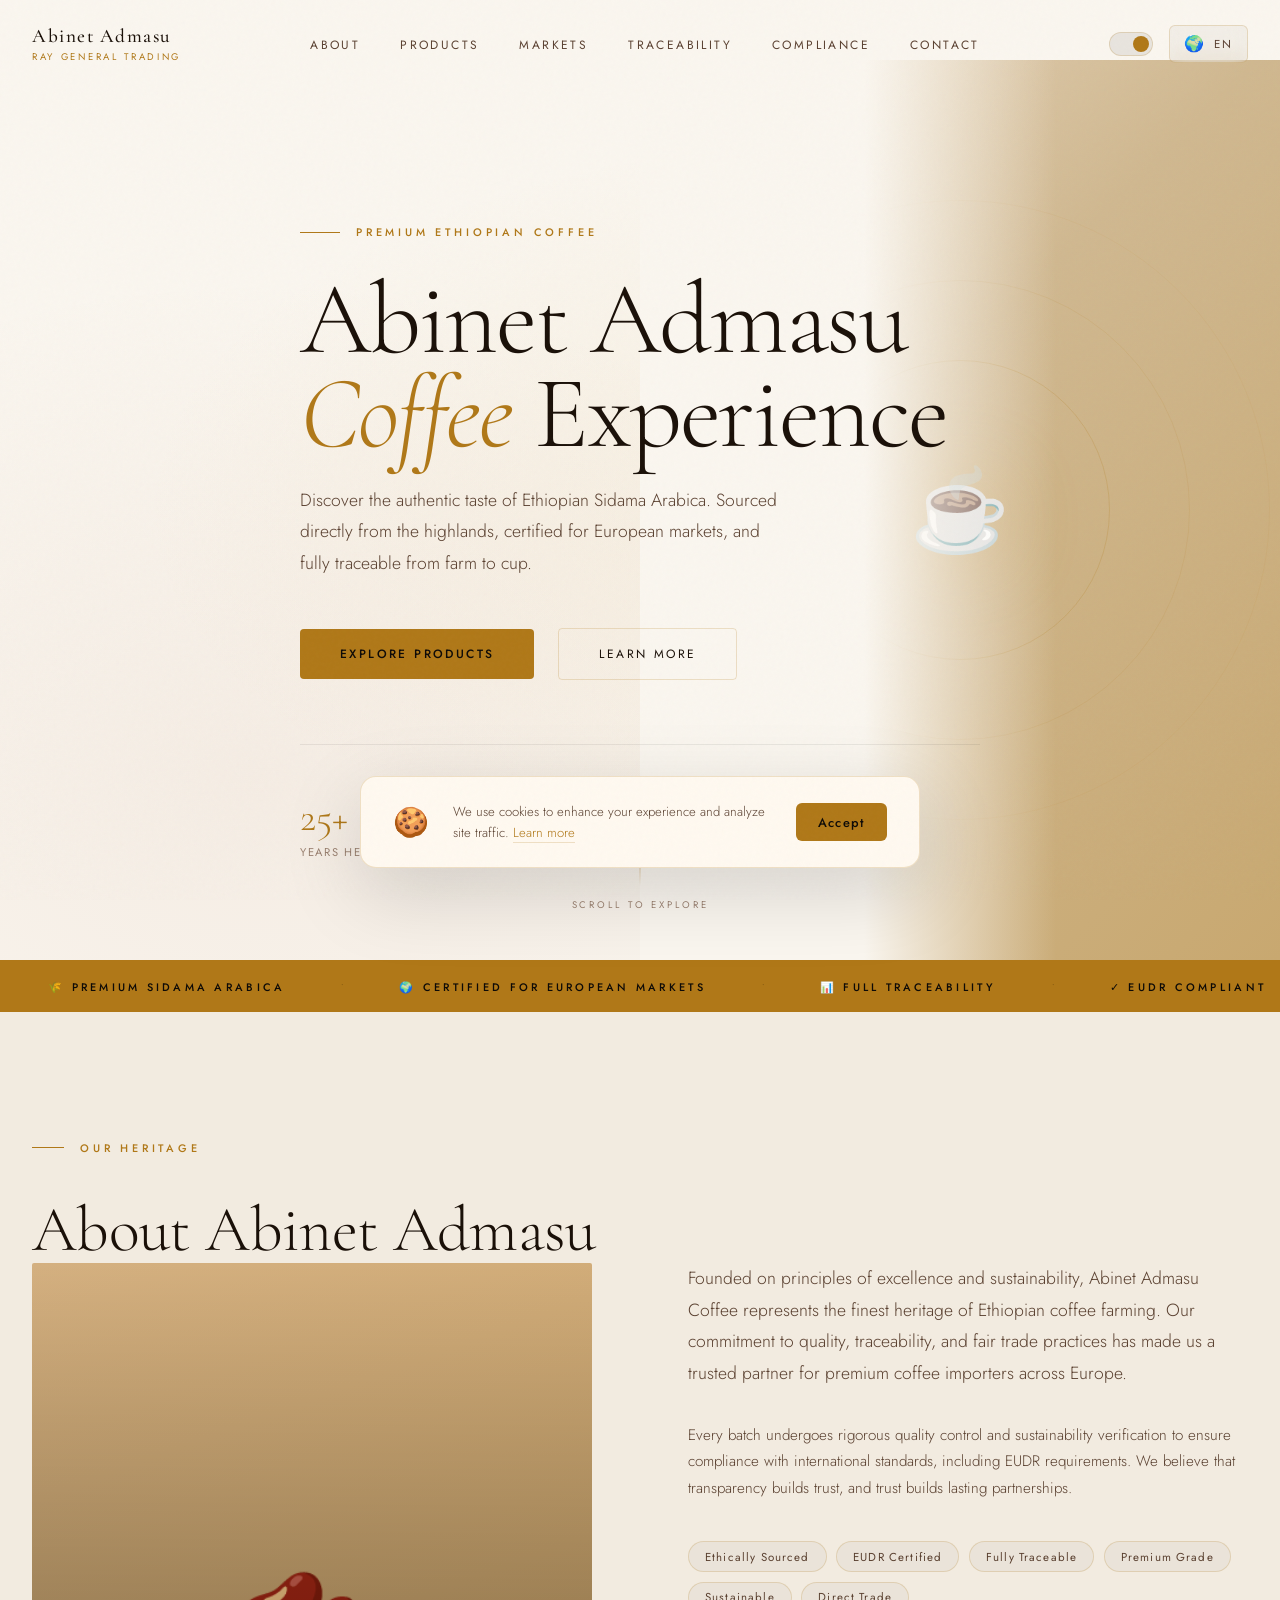
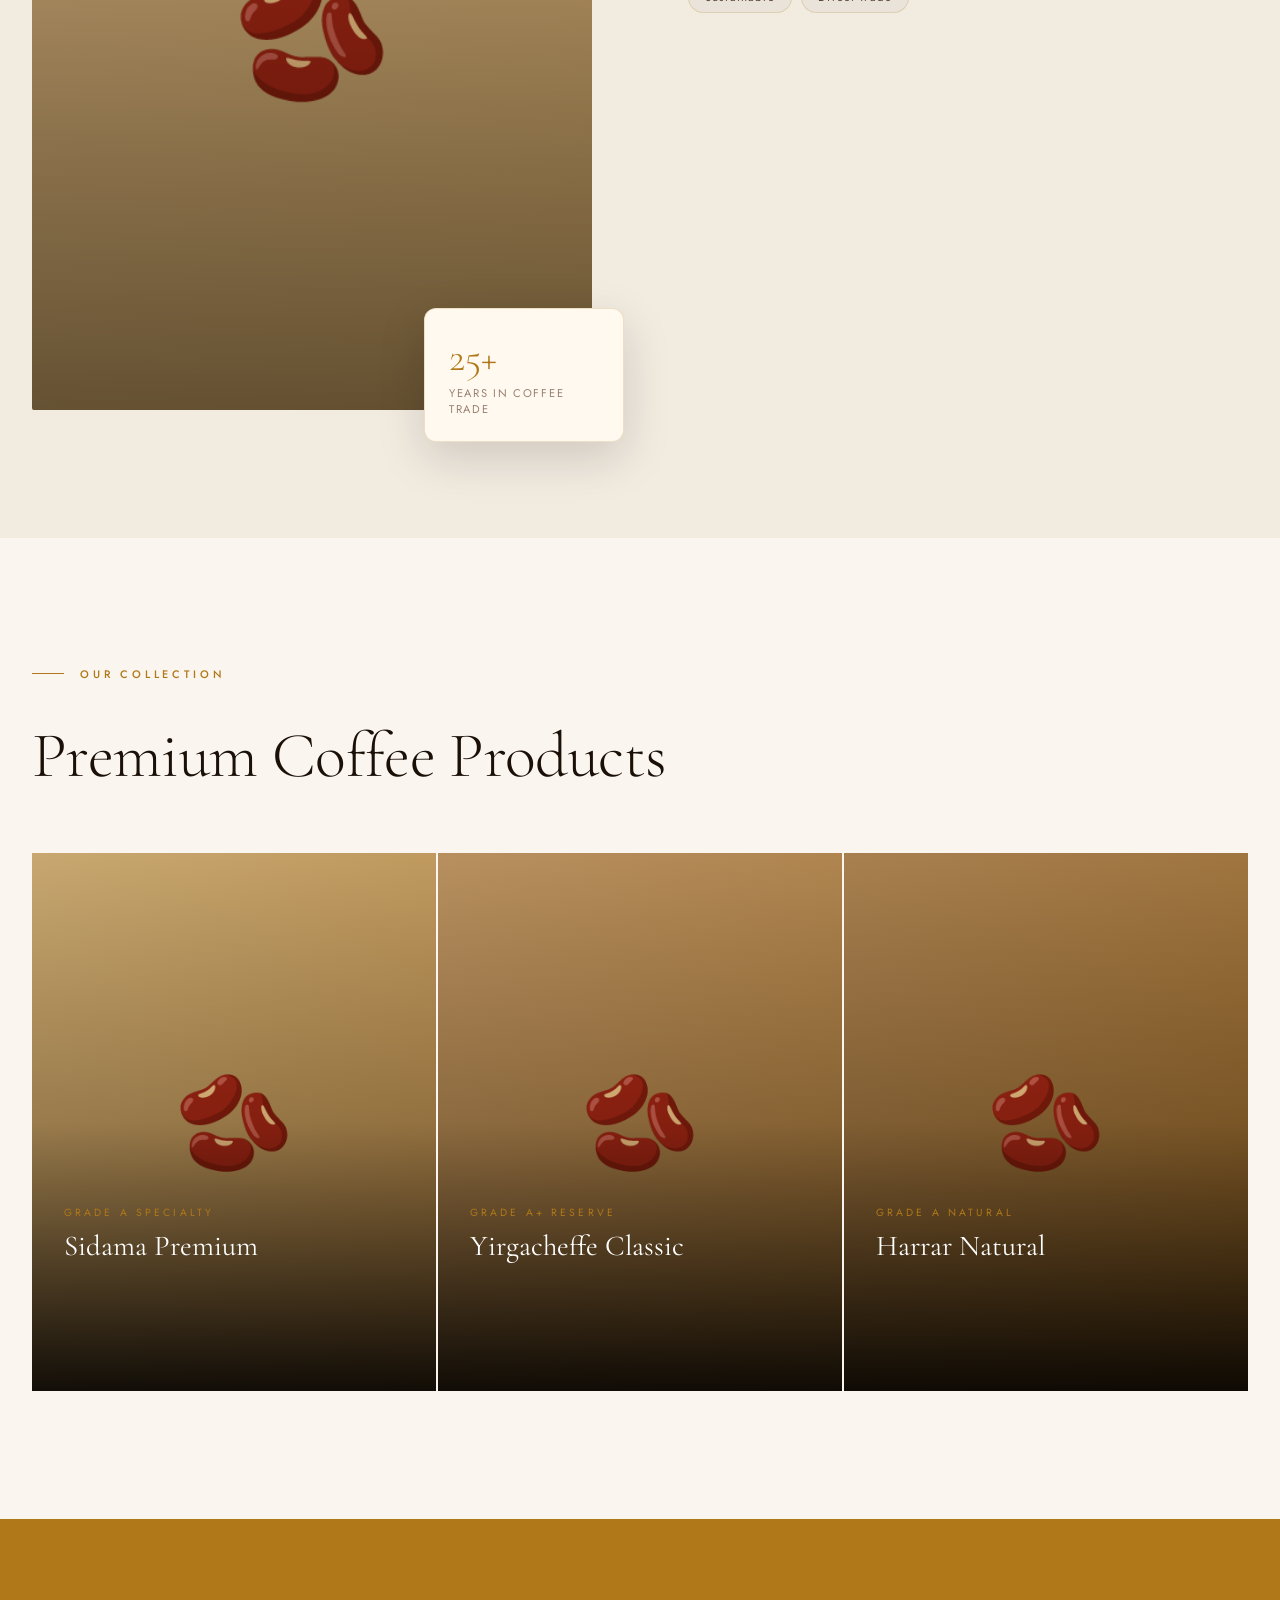
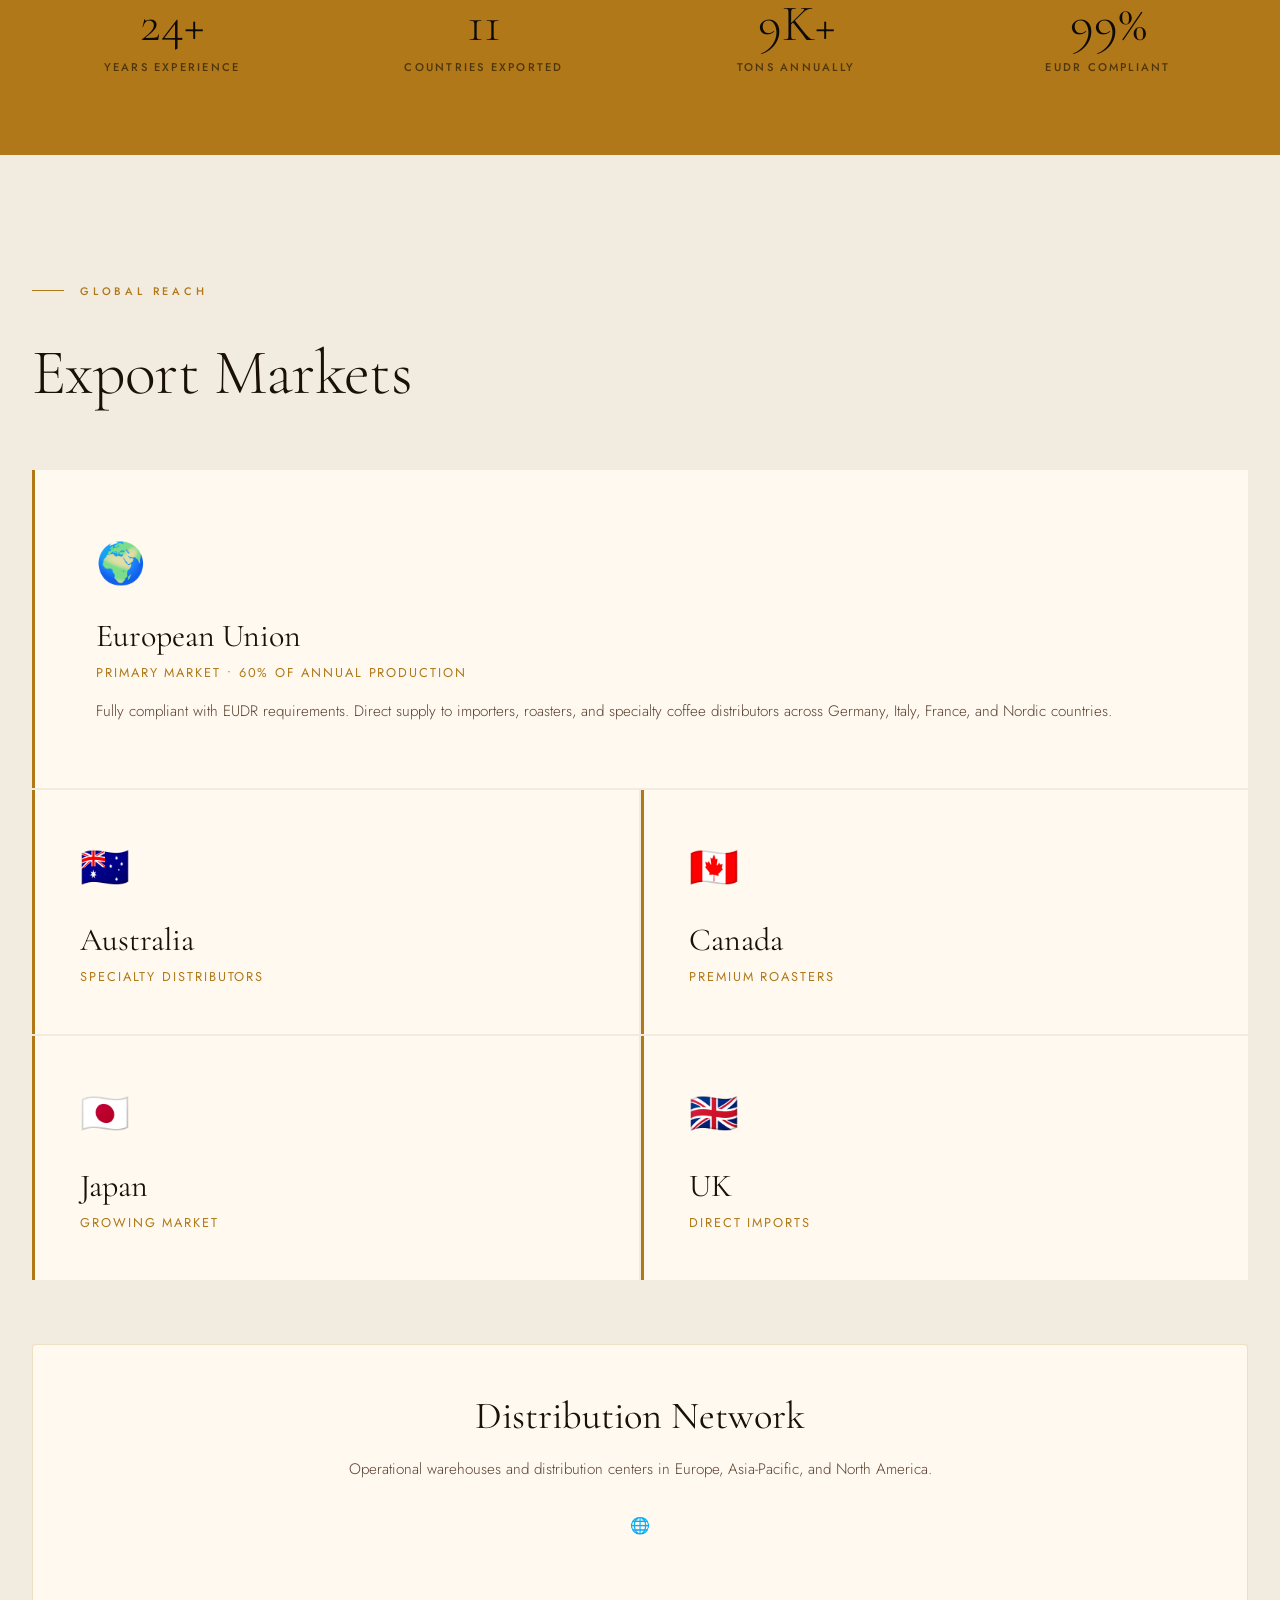
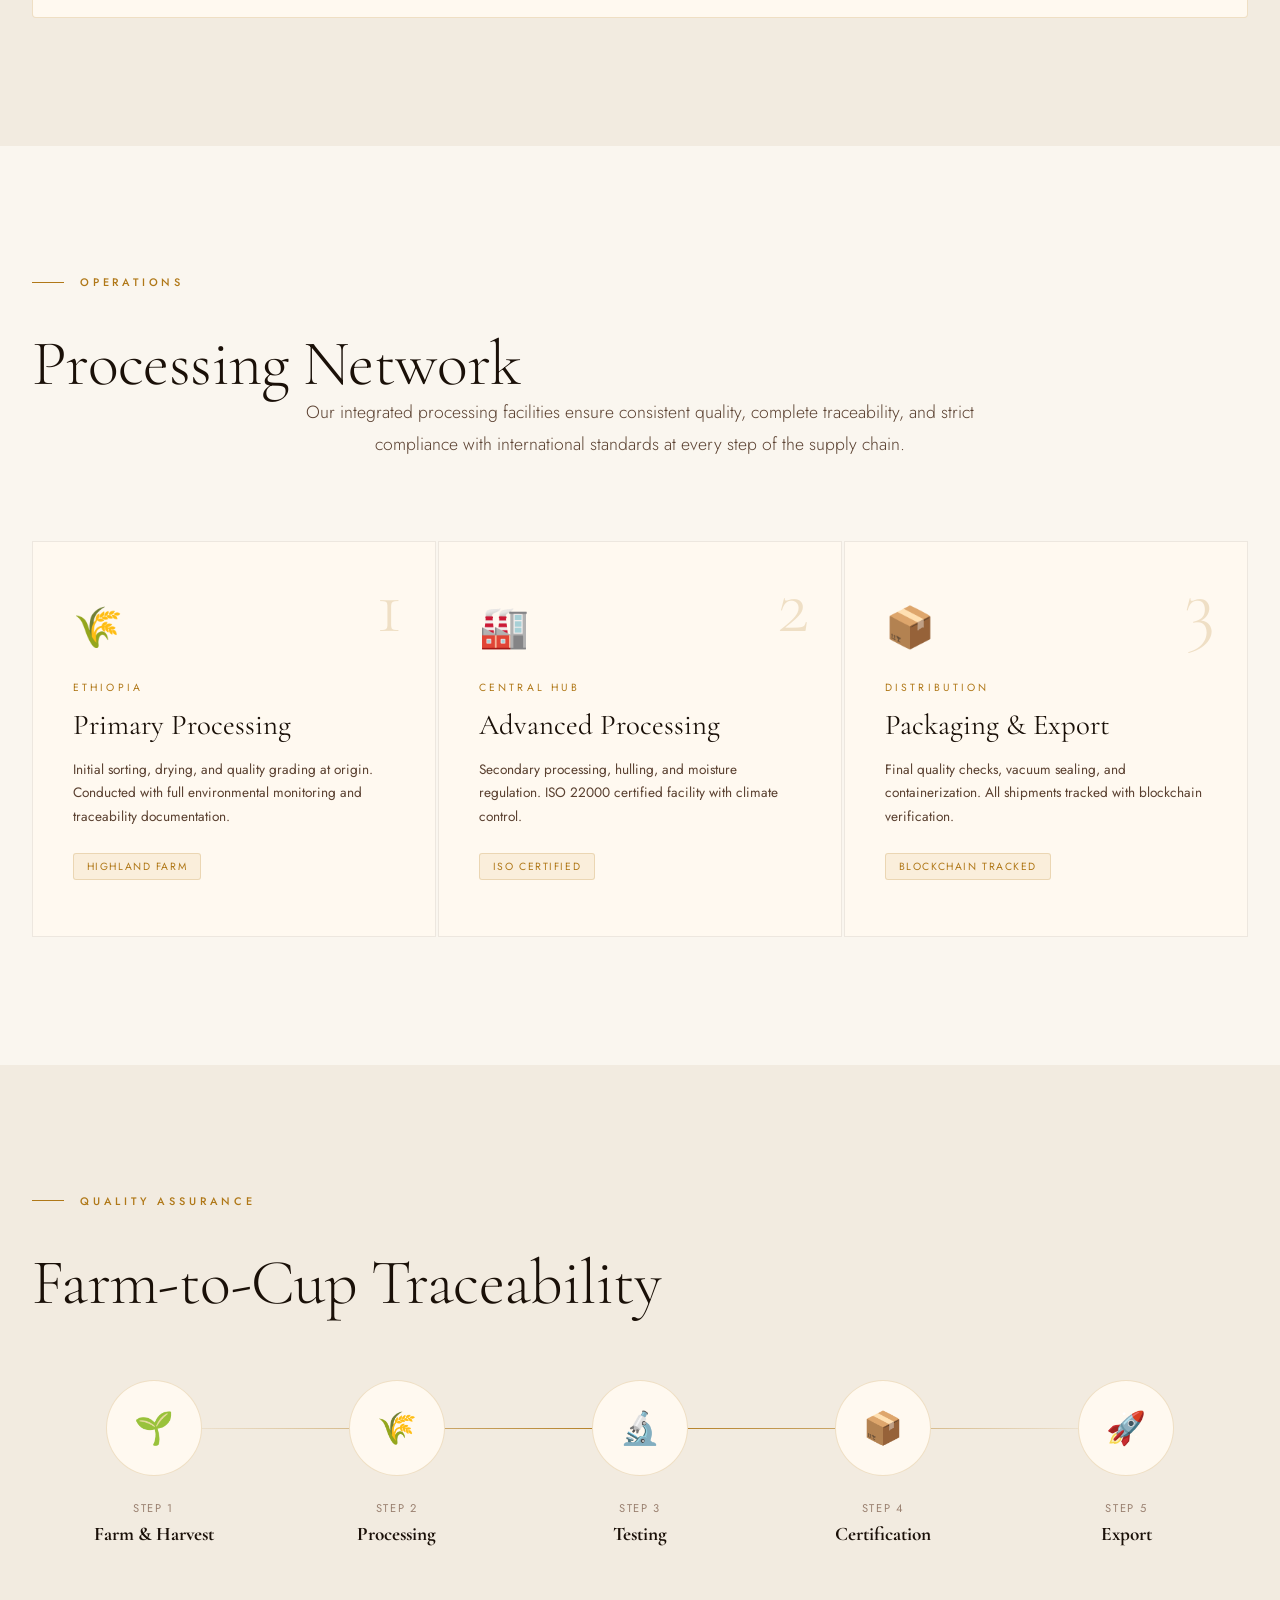
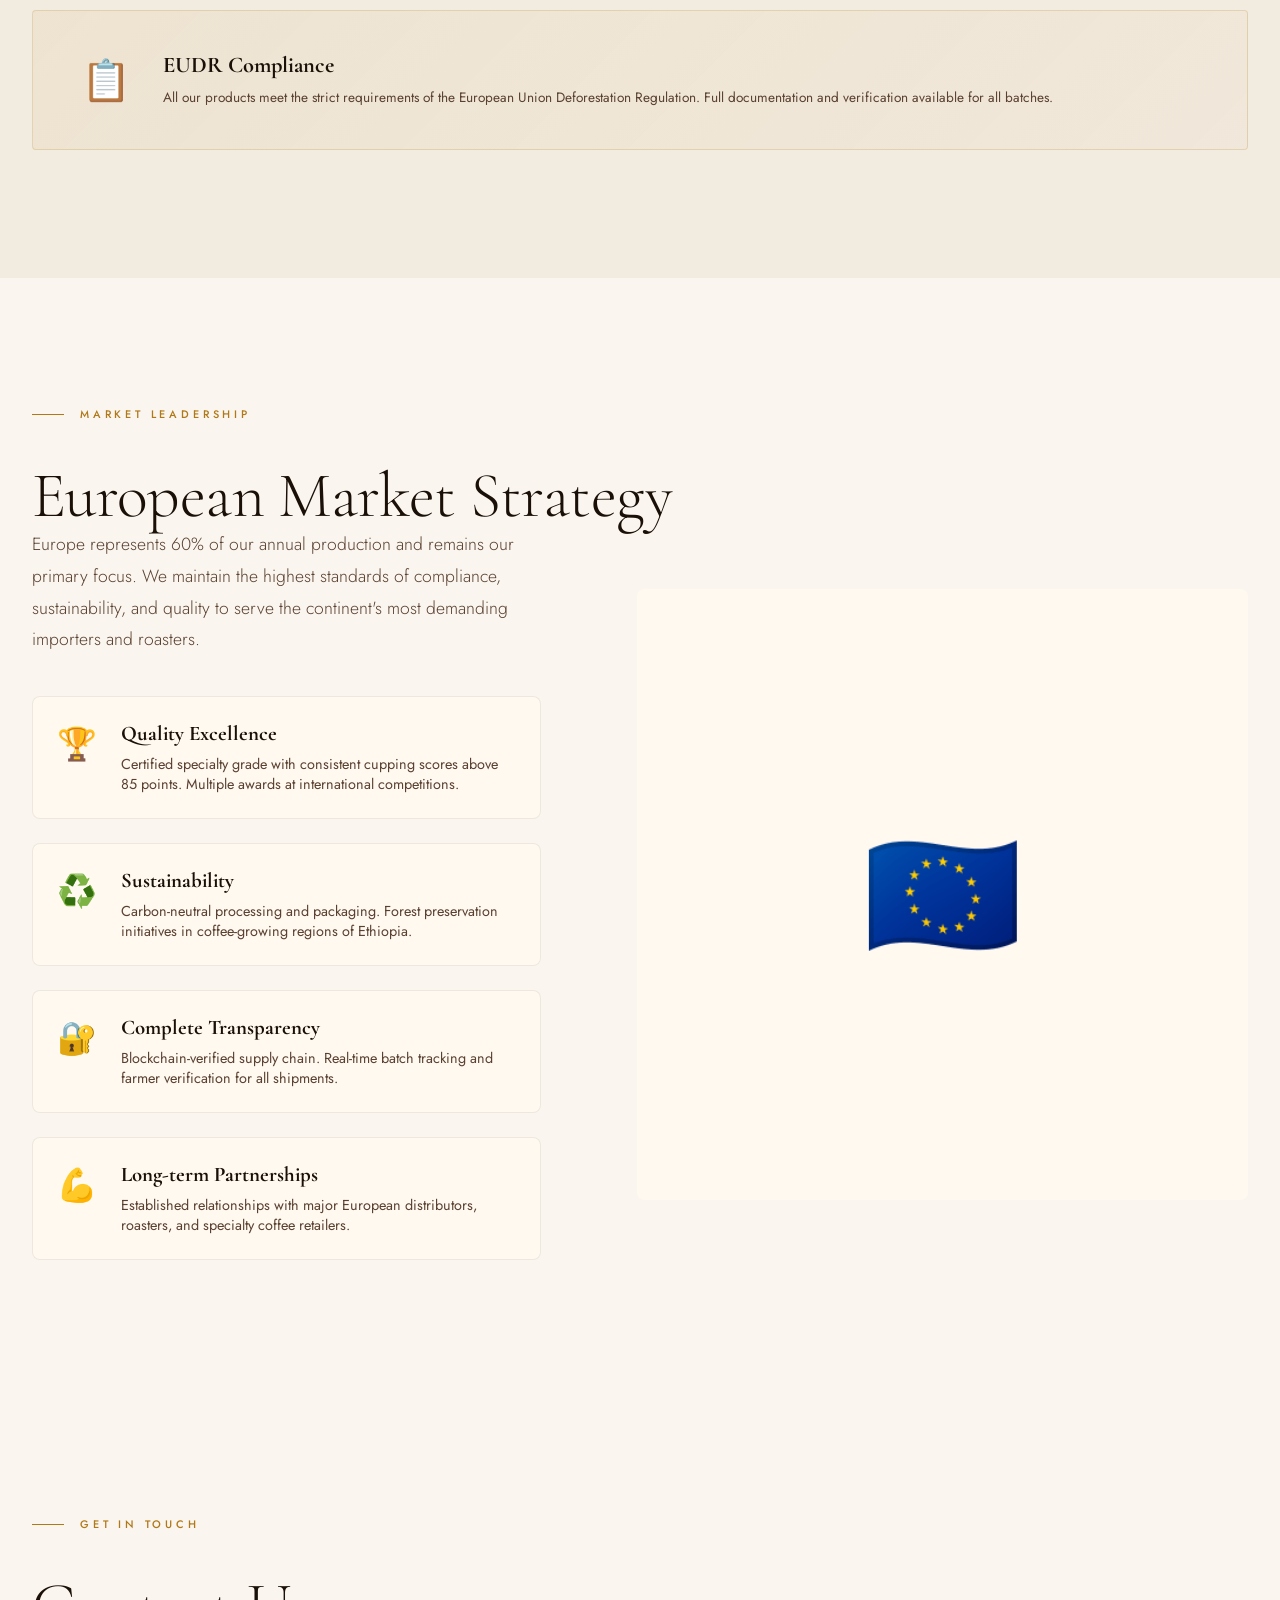
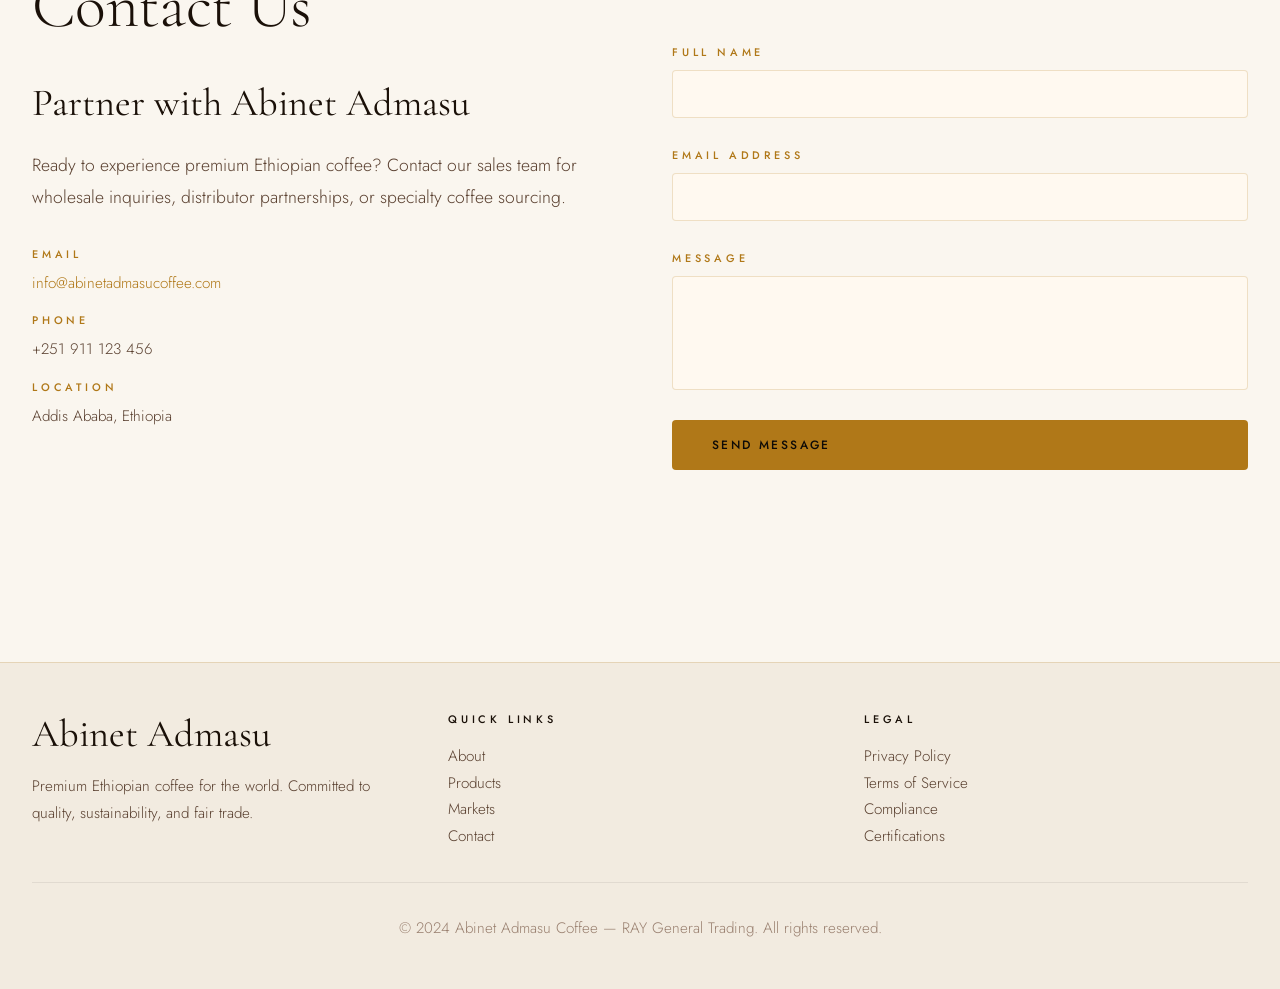
<file: index.html>
<!DOCTYPE html>
<html lang="en" data-theme="dark">
  <head>
    <meta charset="UTF-8" />
    <meta name="viewport" content="width=device-width, initial-scale=1.0" />
    <meta
      name="description"
      content="Abinet Admasu Coffee - Premium Ethiopian Sidama Arabica. Luxury coffee compliance platform by RAY General Trading. Farm-to-cup traceability and EUDR certified."
    />
    <meta
      name="keywords"
      content="Ethiopian coffee, Sidama Arabica, specialty coffee, fair trade, EUDR compliant, coffee traceability"
    />
    <meta name="author" content="Abinet Admasu Coffee - RAY General Trading" />
    <meta property="og:title" content="Abinet Admasu Coffee — Premium Ethiopian Sidama Arabica" />
    <meta
      property="og:description"
      content="Luxury Ethiopian coffee with complete traceability and EUDR certification."
    />
    <meta property="og:type" content="website" />
    <title>Abinet Admasu Coffee — RAY General Trading | Premium Ethiopian Sidama Arabica</title>

    <!-- Preconnect to Google Fonts -->
    <link rel="preconnect" href="https://fonts.googleapis.com" />
    <link rel="preconnect" href="https://fonts.gstatic.com" crossorigin />
    <link
      href="https://fonts.googleapis.com/css2?family=Cormorant+Garamond:ital,wght@0,300;0,400;0,500;0,600;1,300;1,400&family=Jost:wght@200;300;400;500;600&family=Playfair+Display:ital,wght@0,400;0,700&display=swap"
      rel="stylesheet"
    />

    <!-- External Stylesheet -->
    <link rel="stylesheet" href="styles.css" />
  </head>

  <body>
    <!-- LOADER SCREEN -->
    <div id="loader">
      <div class="loader-logo">ABINET ADMASU</div>
      <div class="loader-bar-track">
        <div class="loader-bar-fill"></div>
      </div>
    </div>

    <!-- NAVIGATION -->
    <nav id="navbar">
      <div class="container">
        <div class="nav-inner">
          <!-- Logo -->
          <div class="nav-logo">
            <div class="nav-logo-main">Abinet Admasu</div>
            <div class="nav-logo-sub">RAY General Trading</div>
          </div>

          <!-- Desktop Navigation Links -->
          <ul class="nav-links">
            <li><a href="#about">About</a></li>
            <li><a href="#coffee">Products</a></li>
            <li><a href="#export">Markets</a></li>
            <li><a href="#traceability">Traceability</a></li>
            <li><a href="#europe">Compliance</a></li>
            <li><a href="#contact">Contact</a></li>
          </ul>

          <!-- Controls: Theme Toggle & Language Switcher -->
          <div class="nav-controls">
            <!-- Theme Toggle -->
            <button class="theme-toggle" id="themeToggle" aria-label="Toggle dark/light mode"></button>

            <!-- Language Switcher -->
            <div class="lang-switcher">
              <button class="lang-btn" aria-label="Select language">
                <span class="lang-flag">🌍</span>
                <span>EN</span>
              </button>
              <div class="lang-dropdown">
                <button class="lang-option active" data-lang="en">
                  <span class="lang-flag">🇺🇸</span>
                  <span>English</span>
                </button>
                <button class="lang-option" data-lang="am">
                  <span class="lang-flag">🇪🇹</span>
                  <span>Amharic</span>
                </button>
              </div>
            </div>

            <!-- Mobile Hamburger Menu -->
            <button class="hamburger" id="hamburger" aria-label="Toggle navigation menu">
              <span></span>
              <span></span>
              <span></span>
            </button>
          </div>
        </div>
      </div>
    </nav>

    <!-- Mobile Navigation Menu -->
    <nav class="mobile-nav" id="mobileNav">
      <a href="#about">About</a>
      <a href="#coffee">Products</a>
      <a href="#export">Markets</a>
      <a href="#traceability">Traceability</a>
      <a href="#europe">Compliance</a>
      <a href="#contact">Contact</a>
    </nav>

    <!-- HERO SECTION -->
    <section id="hero">
      <div class="hero-bg"></div>
      <div class="hero-visual">
        <div class="hero-visual-inner">
          <div class="hero-coffee-art">
            <div class="coffee-circle"></div>
            <div class="coffee-circle"></div>
            <div class="coffee-circle"></div>
            <div class="hero-cup-center">
              <div class="hero-cup-emoji" aria-label="Coffee cup">☕</div>
            </div>
          </div>
        </div>
        <div class="hero-gradient-overlay"></div>
      </div>

      <div class="container">
        <div class="hero-content reveal">
          <div class="hero-eyebrow">
            <div class="hero-eyebrow-line"></div>
            <span class="eyebrow">Premium Ethiopian Coffee</span>
          </div>

          <h1 class="display-xl hero-title">
            Abinet Admasu <em>Coffee</em> Experience
          </h1>

          <p class="body-lg hero-subtitle">
            Discover the authentic taste of Ethiopian Sidama Arabica. Sourced directly from the highlands, certified for European markets, and
            fully traceable from farm to cup.
          </p>

          <div class="hero-cta">
            <button class="btn-primary">Explore Products</button>
            <button class="btn-outline">Learn More</button>
          </div>

          <div class="hero-stats">
            <div>
              <div class="hero-stat-value">25+</div>
              <div class="hero-stat-label">Years Heritage</div>
            </div>
            <div>
              <div class="hero-stat-value">12</div>
              <div class="hero-stat-label">Countries Export</div>
            </div>
            <div>
              <div class="hero-stat-value">100%</div>
              <div class="hero-stat-label">EUDR Compliant</div>
            </div>
          </div>
        </div>
      </div>

      <div class="hero-scroll">
        <div class="scroll-line"></div>
        <div class="scroll-text">Scroll to Explore</div>
      </div>
    </section>

    <!-- MARQUEE STRIP -->
    <div class="marquee-strip">
      <div class="marquee-track">
        <span class="marquee-item">🌾 Premium Sidama Arabica</span>
        <span class="marquee-separator">•</span>
        <span class="marquee-item">🌍 Certified for European Markets</span>
        <span class="marquee-separator">•</span>
        <span class="marquee-item">📊 Full Traceability</span>
        <span class="marquee-separator">•</span>
        <span class="marquee-item">✓ EUDR Compliant</span>
        <span class="marquee-separator">•</span>
        <span class="marquee-item">🌾 Premium Sidama Arabica</span>
        <span class="marquee-separator">•</span>
        <span class="marquee-item">🌍 Certified for European Markets</span>
      </div>
    </div>

    <!-- ABOUT SECTION -->
    <section id="about" class="section-pad">
      <div class="container">
        <div class="section-label">
          <span class="eyebrow">Our Heritage</span>
        </div>

        <h2 class="display-lg">About Abinet Admasu</h2>

        <div class="about-grid reveal">
          <!-- Visual -->
          <div class="about-visual">
            <div class="about-main-img">
              <span aria-label="Coffee bean">🫘</span>
            </div>
            <div class="about-float-card">
              <div class="number">25+</div>
              <div class="label">Years in Coffee Trade</div>
            </div>
          </div>

          <!-- Content -->
          <div>
            <p class="body-lg" style="margin-bottom: 2rem">
              Founded on principles of excellence and sustainability, Abinet Admasu Coffee represents the finest heritage of Ethiopian coffee
              farming. Our commitment to quality, traceability, and fair trade practices has made us a trusted partner for premium coffee
              importers across Europe.
            </p>

            <p class="body-md" style="margin-bottom: 2.5rem">
              Every batch undergoes rigorous quality control and sustainability verification to ensure compliance with international standards,
              including EUDR requirements. We believe that transparency builds trust, and trust builds lasting partnerships.
            </p>

            <div class="about-tags">
              <span class="tag">Ethically Sourced</span>
              <span class="tag">EUDR Certified</span>
              <span class="tag">Fully Traceable</span>
              <span class="tag">Premium Grade</span>
              <span class="tag">Sustainable</span>
              <span class="tag">Direct Trade</span>
            </div>
          </div>
        </div>
      </div>
    </section>

    <!-- COFFEE PRODUCTS SECTION -->
    <section id="coffee" class="section-pad">
      <div class="container">
        <div class="section-label">
          <span class="eyebrow">Our Collection</span>
        </div>

        <h2 class="display-lg">Premium Coffee Products</h2>

        <div class="coffee-grid">
          <!-- Product 1 -->
          <div class="coffee-card reveal">
            <div class="coffee-card-bg coffee-bg-1">🫘</div>
            <div class="coffee-card-gradient"></div>
            <div class="coffee-card-content">
              <div class="coffee-card-grade">Grade A Specialty</div>
              <h3 class="coffee-card-name">Sidama Premium</h3>
              <p class="coffee-card-desc">Complex flavor profile with notes of berries and dark chocolate. Award-winning specialty grade.</p>
              <div class="coffee-card-detail">
                <div class="coffee-detail-item">
                  <span class="coffee-detail-label">Altitude</span>
                  <span class="coffee-detail-value">1,800-2,200m</span>
                </div>
                <div class="coffee-detail-item">
                  <span class="coffee-detail-label">Roast</span>
                  <span class="coffee-detail-value">Medium-Dark</span>
                </div>
              </div>
            </div>
          </div>

          <!-- Product 2 -->
          <div class="coffee-card reveal stagger-2">
            <div class="coffee-card-bg coffee-bg-2">🫘</div>
            <div class="coffee-card-gradient"></div>
            <div class="coffee-card-content">
              <div class="coffee-card-grade">Grade A+ Reserve</div>
              <h3 class="coffee-card-name">Yirgacheffe Classic</h3>
              <p class="coffee-card-desc">Fruity and floral with distinctive Ethiopian characteristics. Limited reserve collection.</p>
              <div class="coffee-card-detail">
                <div class="coffee-detail-item">
                  <span class="coffee-detail-label">Altitude</span>
                  <span class="coffee-detail-value">1,700-2,100m</span>
                </div>
                <div class="coffee-detail-item">
                  <span class="coffee-detail-label">Roast</span>
                  <span class="coffee-detail-value">Light-Medium</span>
                </div>
              </div>
            </div>
          </div>

          <!-- Product 3 -->
          <div class="coffee-card reveal stagger-3">
            <div class="coffee-card-bg coffee-bg-3">🫘</div>
            <div class="coffee-card-gradient"></div>
            <div class="coffee-card-content">
              <div class="coffee-card-grade">Grade A Natural</div>
              <h3 class="coffee-card-name">Harrar Natural</h3>
              <p class="coffee-card-desc">Bold and spicy with natural processing character. Perfect for espresso blends.</p>
              <div class="coffee-card-detail">
                <div class="coffee-detail-item">
                  <span class="coffee-detail-label">Altitude</span>
                  <span class="coffee-detail-value">1,500-2,000m</span>
                </div>
                <div class="coffee-detail-item">
                  <span class="coffee-detail-label">Roast</span>
                  <span class="coffee-detail-value">Dark</span>
                </div>
              </div>
            </div>
          </div>
        </div>
      </div>
    </section>

    <!-- STATS SECTION -->
    <section id="stats">
      <div class="container">
        <div class="stats-grid">
          <div class="stat-item reveal">
            <div class="stat-number">25<span class="stat-suffix">+</span></div>
            <div class="stat-label">Years Experience</div>
          </div>
          <div class="stat-item reveal stagger-2">
            <div class="stat-number">12</div>
            <div class="stat-label">Countries Exported</div>
          </div>
          <div class="stat-item reveal stagger-3">
            <div class="stat-number">10K<span class="stat-suffix">+</span></div>
            <div class="stat-label">Tons Annually</div>
          </div>
          <div class="stat-item reveal stagger-4">
            <div class="stat-number">100<span class="stat-suffix">%</span></div>
            <div class="stat-label">EUDR Compliant</div>
          </div>
        </div>
      </div>
    </section>

    <!-- EXPORT / MARKETS SECTION -->
    <section id="export" class="section-pad">
      <div class="container">
        <div class="section-label">
          <span class="eyebrow">Global Reach</span>
        </div>

        <h2 class="display-lg">Export Markets</h2>

        <div class="export-visual">
          <!-- Main Market Info -->
          <div class="export-panel export-panel-large reveal">
            <div class="export-flag">🌍</div>
            <div>
              <h3 class="export-country">European Union</h3>
              <p class="export-volume">Primary Market • 60% of Annual Production</p>
              <p class="body-md" style="margin-top: 1rem">
                Fully compliant with EUDR requirements. Direct supply to importers, roasters, and specialty coffee distributors across
                Germany, Italy, France, and Nordic countries.
              </p>
            </div>
          </div>

          <!-- Additional Markets -->
          <div class="export-panel reveal stagger-2">
            <div class="export-flag">🇦🇺</div>
            <h3 class="export-country">Australia</h3>
            <p class="export-volume">Specialty Distributors</p>
          </div>

          <div class="export-panel reveal stagger-3">
            <div class="export-flag">🇨🇦</div>
            <h3 class="export-country">Canada</h3>
            <p class="export-volume">Premium Roasters</p>
          </div>

          <div class="export-panel reveal stagger-4">
            <div class="export-flag">🇯🇵</div>
            <h3 class="export-country">Japan</h3>
            <p class="export-volume">Growing Market</p>
          </div>

          <div class="export-panel reveal stagger-5">
            <div class="export-flag">🇬🇧</div>
            <h3 class="export-country">UK</h3>
            <p class="export-volume">Direct Imports</p>
          </div>
        </div>

        <!-- Map Section Placeholder -->
        <div class="export-map-section reveal">
          <h3 class="display-md" style="margin-bottom: 1rem">Distribution Network</h3>
          <p class="body-md">Operational warehouses and distribution centers in Europe, Asia-Pacific, and North America.</p>
          <div class="world-map-svg" aria-label="World map showing export markets">🌐</div>
        </div>
      </div>
    </section>

    <!-- PROCESSING NETWORK SECTION -->
    <section id="network" class="section-pad">
      <div class="container">
        <div class="section-label">
          <span class="eyebrow">Operations</span>
        </div>

        <h2 class="display-lg">Processing Network</h2>

        <div class="network-intro reveal">
          <p class="body-lg">
            Our integrated processing facilities ensure consistent quality, complete traceability, and strict compliance with international
            standards at every step of the supply chain.
          </p>
        </div>

        <div class="network-grid">
          <!-- Processing Hub 1 -->
          <div class="network-card reveal">
            <div class="network-card-number">1</div>
            <div class="network-card-icon">🌾</div>
            <div class="network-card-region">Ethiopia</div>
            <h3 class="network-card-title">Primary Processing</h3>
            <p class="network-card-desc">Initial sorting, drying, and quality grading at origin. Conducted with full environmental monitoring and
              traceability documentation.</p>
            <span class="network-tag">Highland Farm</span>
          </div>

          <!-- Processing Hub 2 -->
          <div class="network-card reveal stagger-2">
            <div class="network-card-number">2</div>
            <div class="network-card-icon">🏭</div>
            <div class="network-card-region">Central Hub</div>
            <h3 class="network-card-title">Advanced Processing</h3>
            <p class="network-card-desc">Secondary processing, hulling, and moisture regulation. ISO 22000 certified facility with climate
              control.</p>
            <span class="network-tag">ISO Certified</span>
          </div>

          <!-- Processing Hub 3 -->
          <div class="network-card reveal stagger-3">
            <div class="network-card-number">3</div>
            <div class="network-card-icon">📦</div>
            <div class="network-card-region">Distribution</div>
            <h3 class="network-card-title">Packaging & Export</h3>
            <p class="network-card-desc">Final quality checks, vacuum sealing, and containerization. All shipments tracked with blockchain
              verification.</p>
            <span class="network-tag">Blockchain Tracked</span>
          </div>
        </div>
      </div>
    </section>

    <!-- TRACEABILITY SECTION -->
    <section id="traceability" class="section-pad">
      <div class="container">
        <div class="section-label">
          <span class="eyebrow">Quality Assurance</span>
        </div>

        <h2 class="display-lg">Farm-to-Cup Traceability</h2>

        <!-- Trace Steps -->
        <div class="trace-steps">
          <div class="trace-step reveal">
            <div class="trace-step-icon">🌱</div>
            <div class="trace-step-label">Step 1</div>
            <h4 class="trace-step-title">Farm & Harvest</h4>
          </div>

          <div class="trace-step reveal stagger-2">
            <div class="trace-step-icon">🌾</div>
            <div class="trace-step-label">Step 2</div>
            <h4 class="trace-step-title">Processing</h4>
          </div>

          <div class="trace-step reveal stagger-3">
            <div class="trace-step-icon">🔬</div>
            <div class="trace-step-label">Step 3</div>
            <h4 class="trace-step-title">Testing</h4>
          </div>

          <div class="trace-step reveal stagger-4">
            <div class="trace-step-icon">📦</div>
            <div class="trace-step-label">Step 4</div>
            <h4 class="trace-step-title">Certification</h4>
          </div>

          <div class="trace-step reveal stagger-5">
            <div class="trace-step-icon">🚀</div>
            <div class="trace-step-label">Step 5</div>
            <h4 class="trace-step-title">Export</h4>
          </div>
        </div>

        <!-- EUDR Banner -->
        <div class="eudr-banner reveal">
          <div class="eudr-icon">📋</div>
          <div class="eudr-text">
            <h4>EUDR Compliance</h4>
            <p>
              All our products meet the strict requirements of the European Union Deforestation Regulation. Full documentation and verification available for all batches.
            </p>
          </div>
        </div>
      </div>
    </section>

    <!-- EUROPEAN MARKET SECTION -->
    <section id="europe" class="section-pad">
      <div class="container">
        <div class="section-label">
          <span class="eyebrow">Market Leadership</span>
        </div>

        <h2 class="display-lg">European Market Strategy</h2>

        <div class="europe-grid reveal">
          <!-- Content -->
          <div>
            <p class="body-lg" style="margin-bottom: 2rem">
              Europe represents 60% of our annual production and remains our primary focus. We maintain the highest standards of compliance,
              sustainability, and quality to serve the continent's most demanding importers and roasters.
            </p>

            <div class="europe-initiatives">
              <div class="initiative-item reveal">
                <div class="initiative-icon">🏆</div>
                <div class="initiative-content">
                  <h3>Quality Excellence</h3>
                  <p>Certified specialty grade with consistent cupping scores above 85 points. Multiple awards at international competitions.</p>
                </div>
              </div>

              <div class="initiative-item reveal stagger-2">
                <div class="initiative-icon">♻️</div>
                <div class="initiative-content">
                  <h3>Sustainability</h3>
                  <p>Carbon-neutral processing and packaging. Forest preservation initiatives in coffee-growing regions of Ethiopia.</p>
                </div>
              </div>

              <div class="initiative-item reveal stagger-3">
                <div class="initiative-icon">🔐</div>
                <div class="initiative-content">
                  <h3>Complete Transparency</h3>
                  <p>Blockchain-verified supply chain. Real-time batch tracking and farmer verification for all shipments.</p>
                </div>
              </div>

              <div class="initiative-item reveal stagger-4">
                <div class="initiative-icon">💪</div>
                <div class="initiative-content">
                  <h3>Long-term Partnerships</h3>
                  <p>Established relationships with major European distributors, roasters, and specialty coffee retailers.</p>
                </div>
              </div>
            </div>
          </div>

          <!-- Visual -->
          <div class="reveal">
            <div style="aspect-ratio: 1; background: var(--bg-card); border-radius: 8px; display: flex; align-items: center; justify-content: center; font-size: 8rem">
              🇪🇺
            </div>
          </div>
        </div>
      </div>
    </section>

    <!-- CONTACT SECTION -->
    <section id="contact" class="section-pad">
      <div class="container">
        <div class="section-label">
          <span class="eyebrow">Get In Touch</span>
        </div>

        <h2 class="display-lg">Contact Us</h2>

        <div class="grid-2 reveal">
          <div>
            <h3 class="display-md" style="margin-bottom: 1.5rem">Partner with Abinet Admasu</h3>
            <p class="body-lg" style="margin-bottom: 2rem">
              Ready to experience premium Ethiopian coffee? Contact our sales team for wholesale inquiries, distributor partnerships, or specialty coffee sourcing.
            </p>

            <div style="display: flex; flex-direction: column; gap: 1rem">
              <div>
                <p class="eyebrow" style="margin-bottom: 0.5rem">Email</p>
                <p class="body-md">
                  <a href="mailto:info@abinetadmasucoffee.com" style="color: var(--accent-gold)">info@abinetadmasucoffee.com</a>
                </p>
              </div>

              <div>
                <p class="eyebrow" style="margin-bottom: 0.5rem">Phone</p>
                <p class="body-md">+251 911 123 456</p>
              </div>

              <div>
                <p class="eyebrow" style="margin-bottom: 0.5rem">Location</p>
                <p class="body-md">Addis Ababa, Ethiopia</p>
              </div>
            </div>
          </div>

          <div>
            <form style="display: flex; flex-direction: column; gap: 1.5rem">
              <div>
                <label for="name" class="eyebrow">Full Name</label>
                <input
                  type="text"
                  id="name"
                  name="name"
                  style="
                    width: 100%;
                    padding: 0.75rem;
                    margin-top: 0.5rem;
                    border: 1px solid var(--border);
                    border-radius: 4px;
                    background: var(--bg-card);
                    color: var(--text-primary);
                    font-family: inherit;
                  "
                  required
                />
              </div>

              <div>
                <label for="email" class="eyebrow">Email Address</label>
                <input
                  type="email"
                  id="email"
                  name="email"
                  style="
                    width: 100%;
                    padding: 0.75rem;
                    margin-top: 0.5rem;
                    border: 1px solid var(--border);
                    border-radius: 4px;
                    background: var(--bg-card);
                    color: var(--text-primary);
                    font-family: inherit;
                  "
                  required
                />
              </div>

              <div>
                <label for="message" class="eyebrow">Message</label>
                <textarea
                  id="message"
                  name="message"
                  rows="4"
                  style="
                    width: 100%;
                    padding: 0.75rem;
                    margin-top: 0.5rem;
                    border: 1px solid var(--border);
                    border-radius: 4px;
                    background: var(--bg-card);
                    color: var(--text-primary);
                    font-family: inherit;
                    resize: none;
                  "
                  required
                ></textarea>
              </div>

              <button type="submit" class="btn-primary">Send Message</button>
            </form>
          </div>
        </div>
      </div>
    </section>

    <!-- FOOTER -->
    <footer style="background: var(--bg-secondary); padding: 3rem 0; border-top: 1px solid var(--border); margin-top: 4rem">
      <div class="container">
        <div style="display: grid; grid-template-columns: repeat(auto-fit, minmax(250px, 1fr)); gap: 2rem; margin-bottom: 2rem">
          <!-- Company Info -->
          <div>
            <h4 class="display-md" style="margin-bottom: 1rem">Abinet Admasu</h4>
            <p class="body-md">Premium Ethiopian coffee for the world. Committed to quality, sustainability, and fair trade.</p>
          </div>

          <!-- Quick Links -->
          <div>
            <h4 class="eyebrow" style="margin-bottom: 1rem; color: var(--text-primary)">Quick Links</h4>
            <ul style="list-style: none">
              <li><a href="#about" class="body-md" style="color: var(--text-secondary)">About</a></li>
              <li><a href="#coffee" class="body-md" style="color: var(--text-secondary)">Products</a></li>
              <li><a href="#export" class="body-md" style="color: var(--text-secondary)">Markets</a></li>
              <li><a href="#contact" class="body-md" style="color: var(--text-secondary)">Contact</a></li>
            </ul>
          </div>

          <!-- Legal -->
          <div>
            <h4 class="eyebrow" style="margin-bottom: 1rem; color: var(--text-primary)">Legal</h4>
            <ul style="list-style: none">
              <li><a href="#" class="body-md" style="color: var(--text-secondary)">Privacy Policy</a></li>
              <li><a href="#" class="body-md" style="color: var(--text-secondary)">Terms of Service</a></li>
              <li><a href="#" class="body-md" style="color: var(--text-secondary)">Compliance</a></li>
              <li><a href="#" class="body-md" style="color: var(--text-secondary)">Certifications</a></li>
            </ul>
          </div>
        </div>

        <div style="border-top: 1px solid var(--border-light); padding-top: 2rem; text-align: center">
          <p class="body-md" style="color: var(--text-muted)">© 2024 Abinet Admasu Coffee — RAY General Trading. All rights reserved.</p>
        </div>
      </div>
    </footer>

    <!-- COOKIE CONSENT BANNER -->
    <div id="cookie-banner">
      <span class="cookie-icon">🍪</span>
      <div class="cookie-text">
        We use cookies to enhance your experience and analyze site traffic.
        <a href="#">Learn more</a>
      </div>
      <div class="cookie-actions">
        <button class="btn-cookie-ok">Accept</button>
      </div>
    </div>

    <!-- JAVASCRIPT -->
    <script src="script.js"></script>
  </body>
</html>
</file>
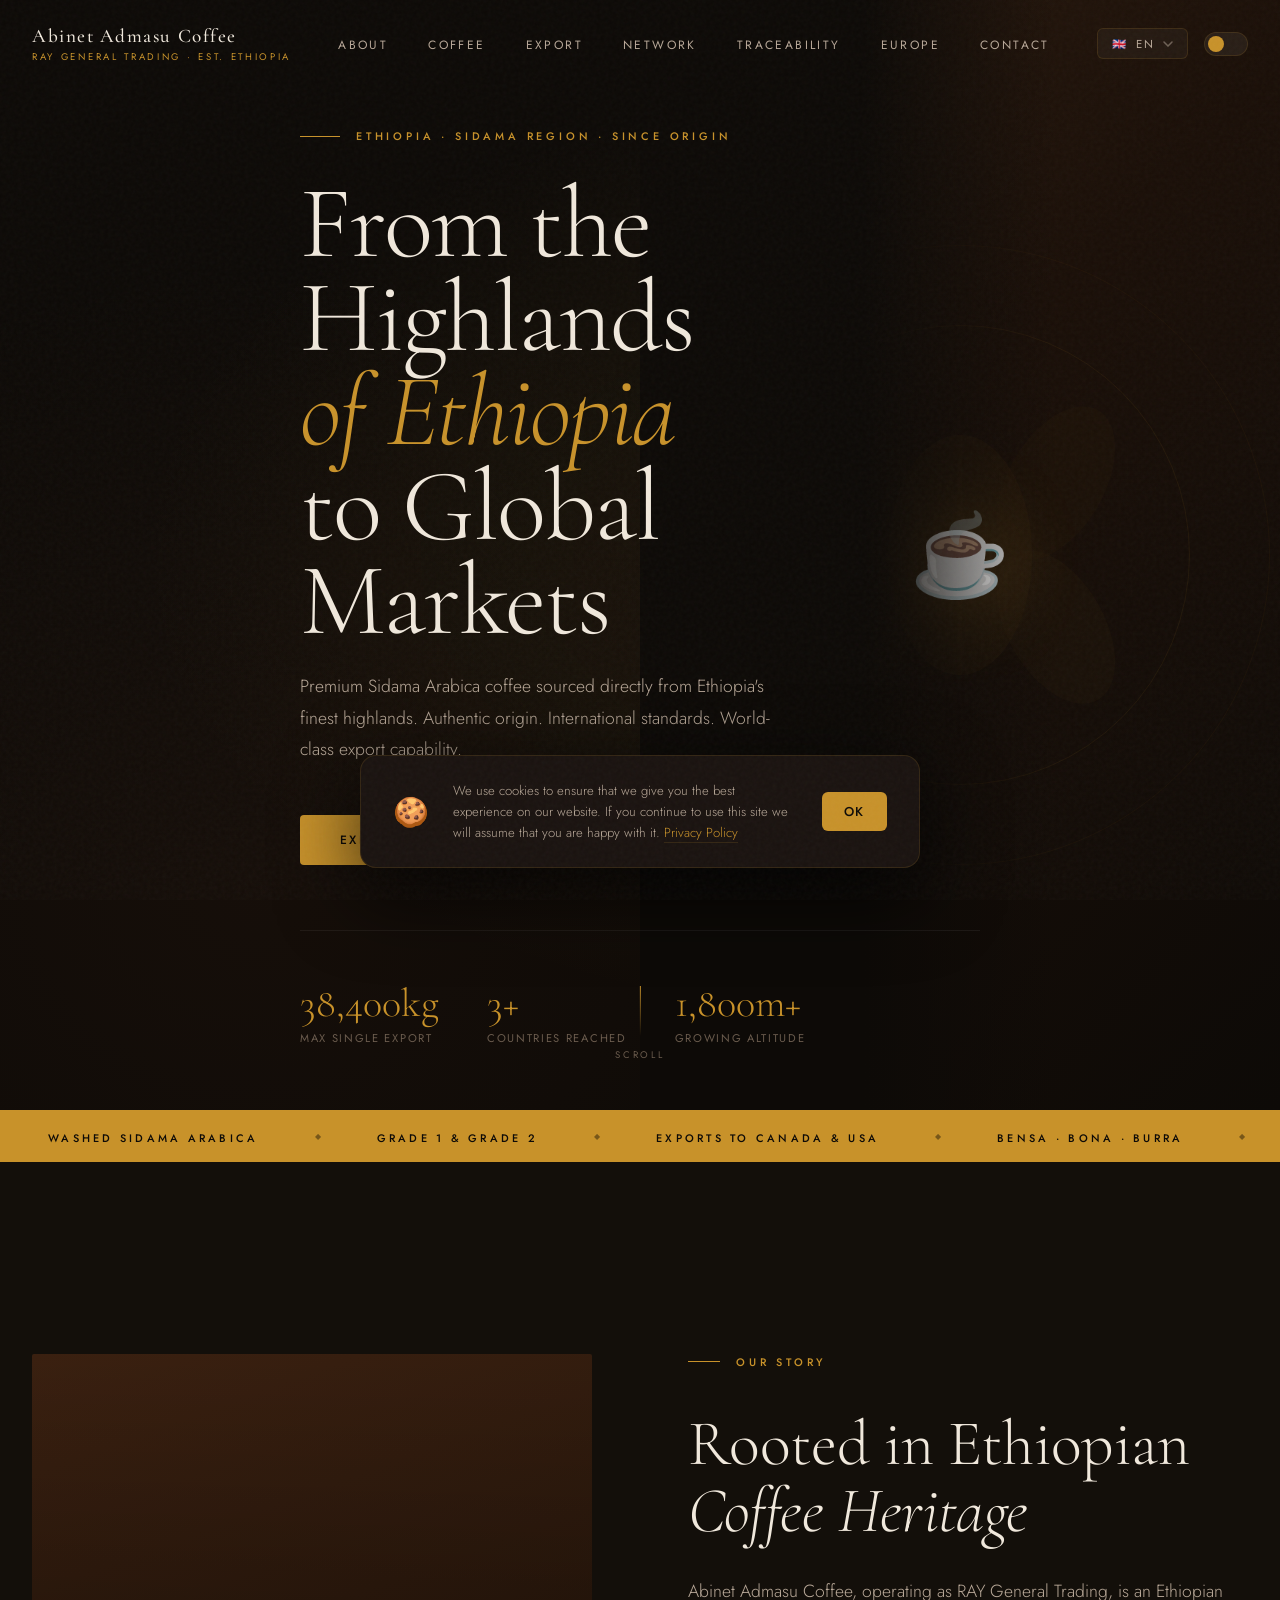
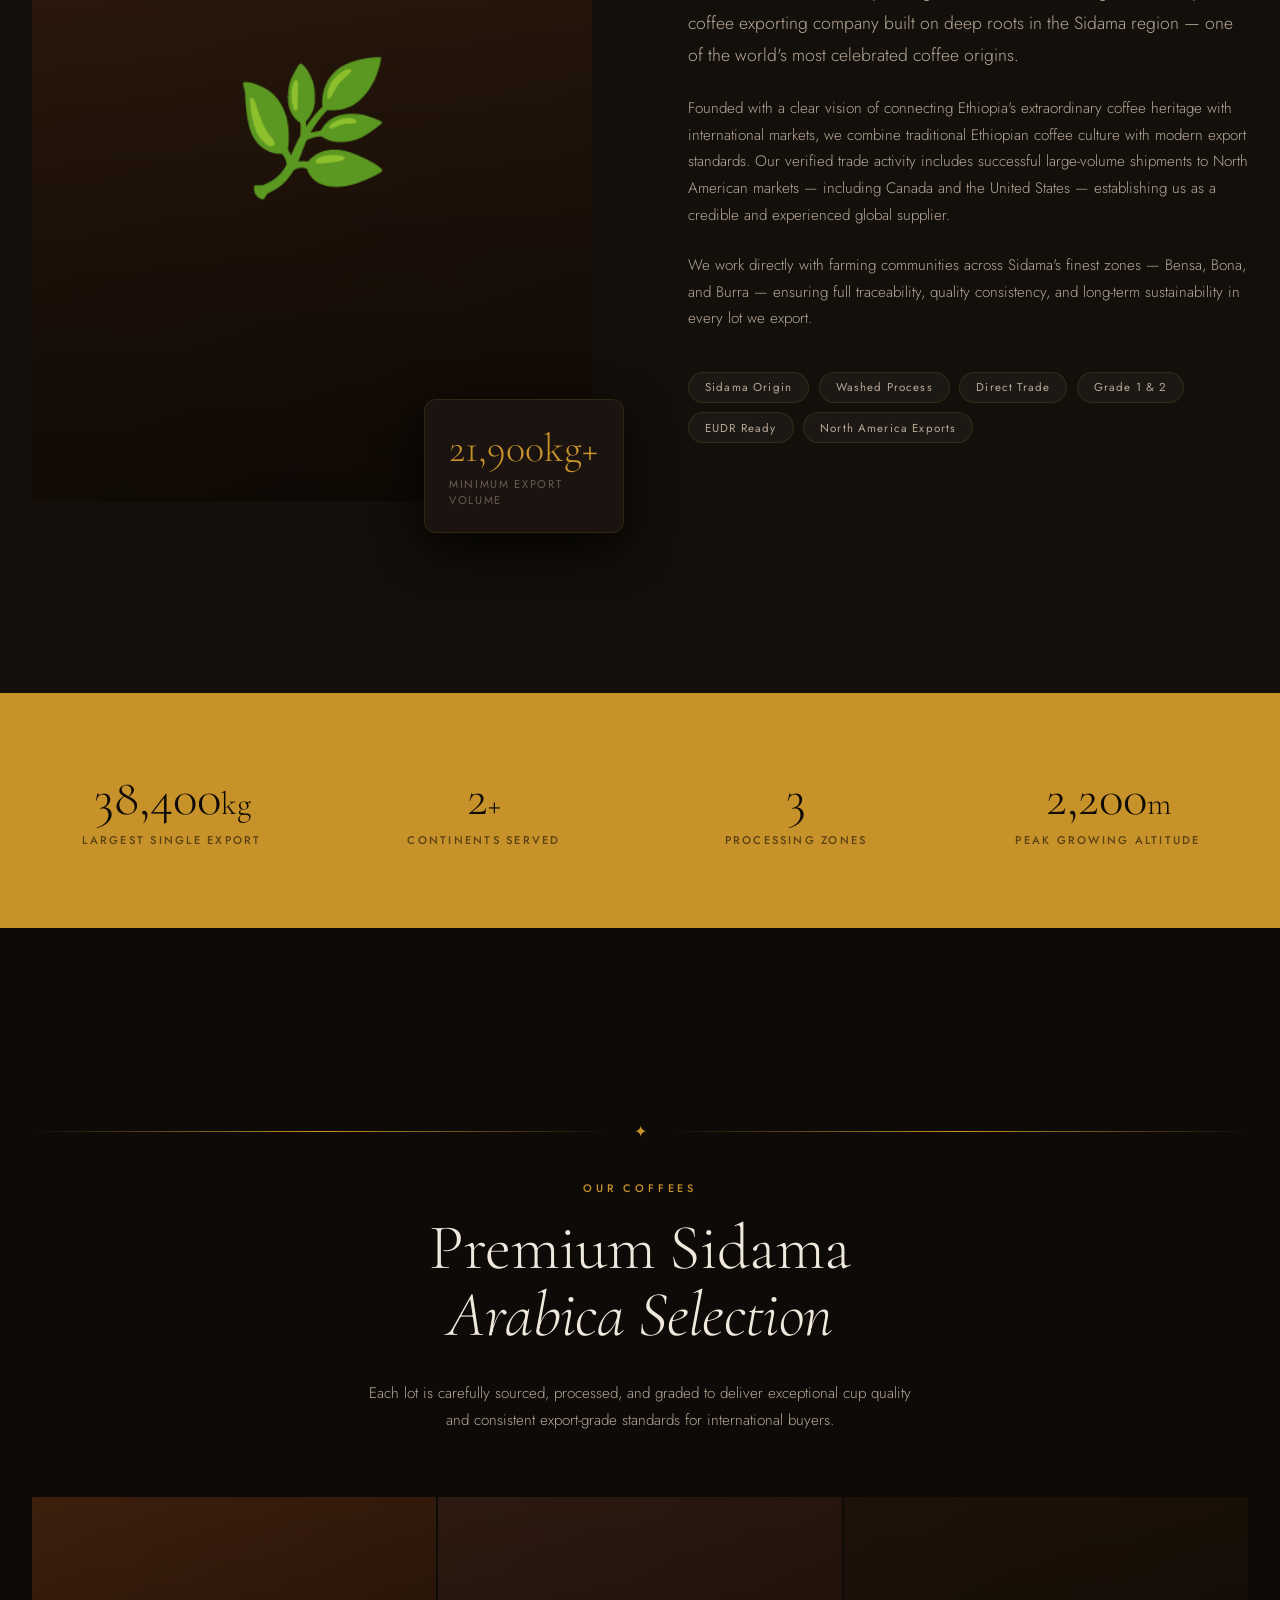
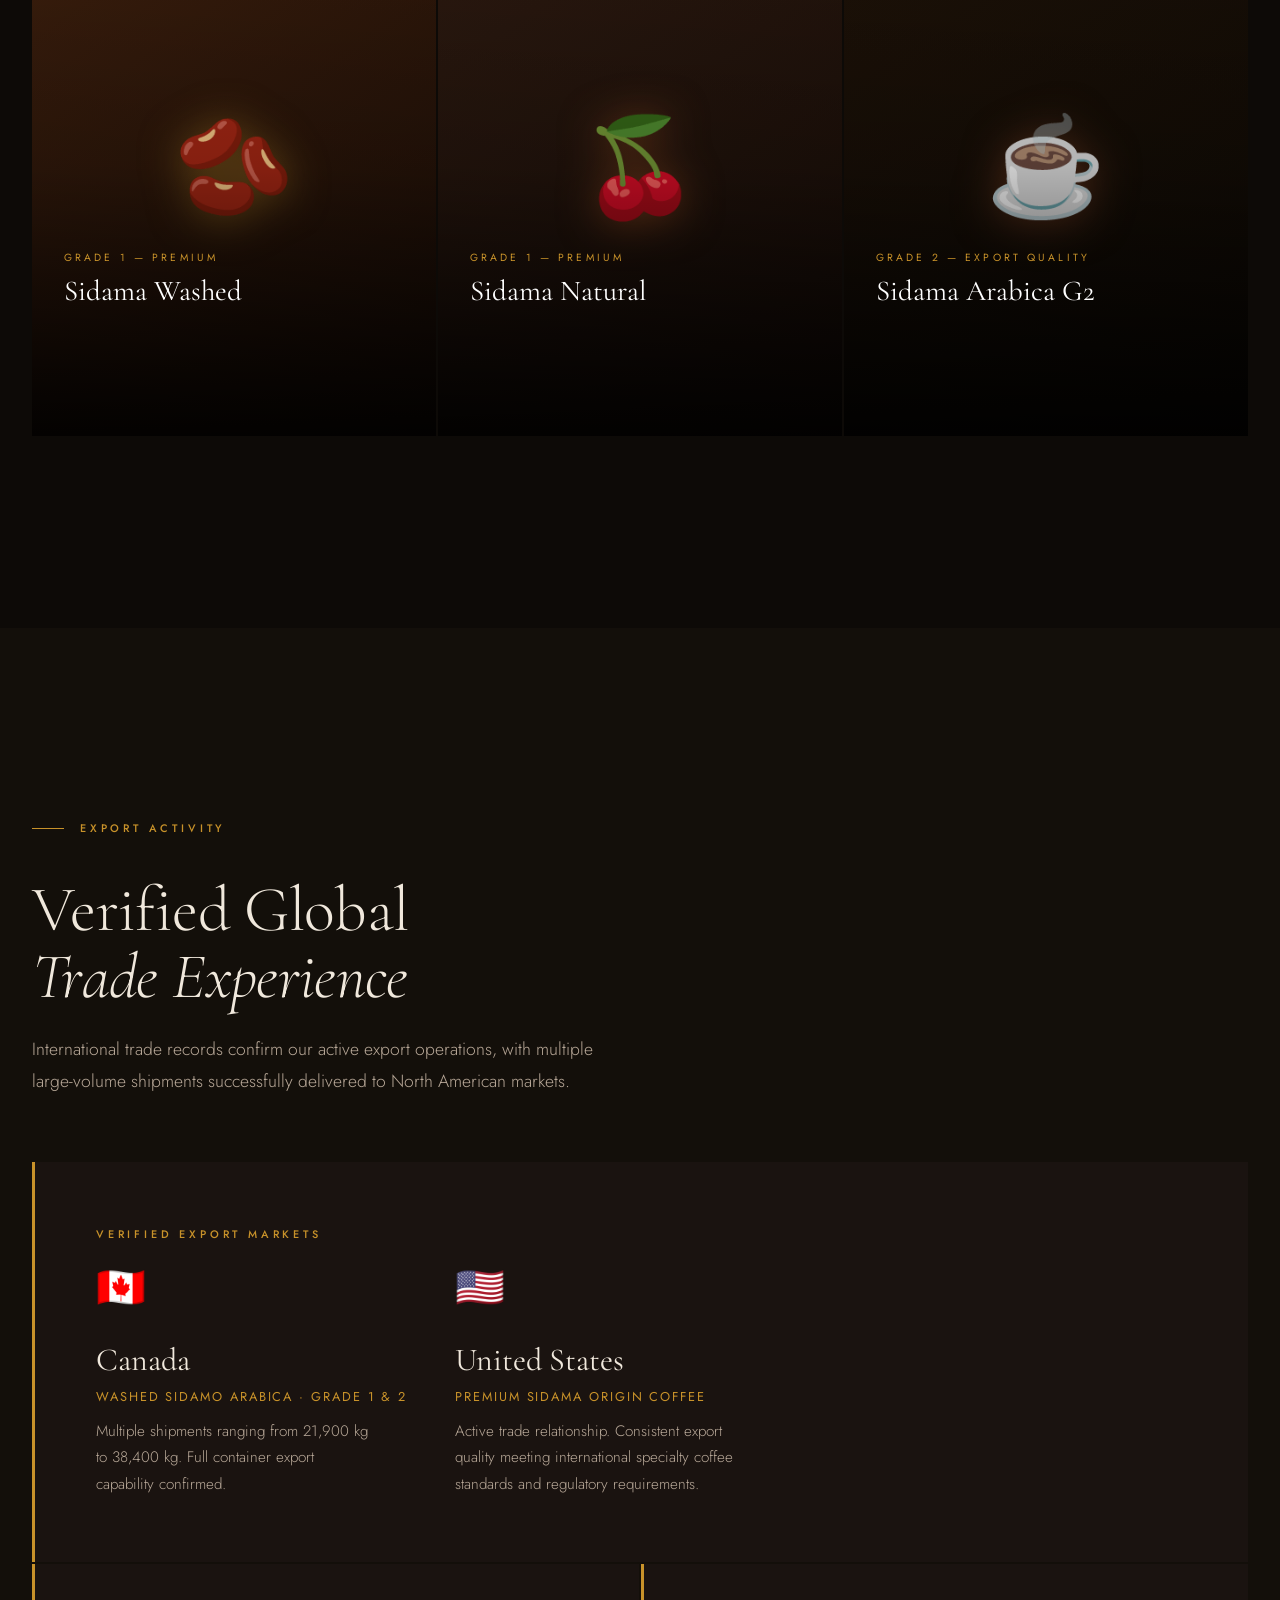
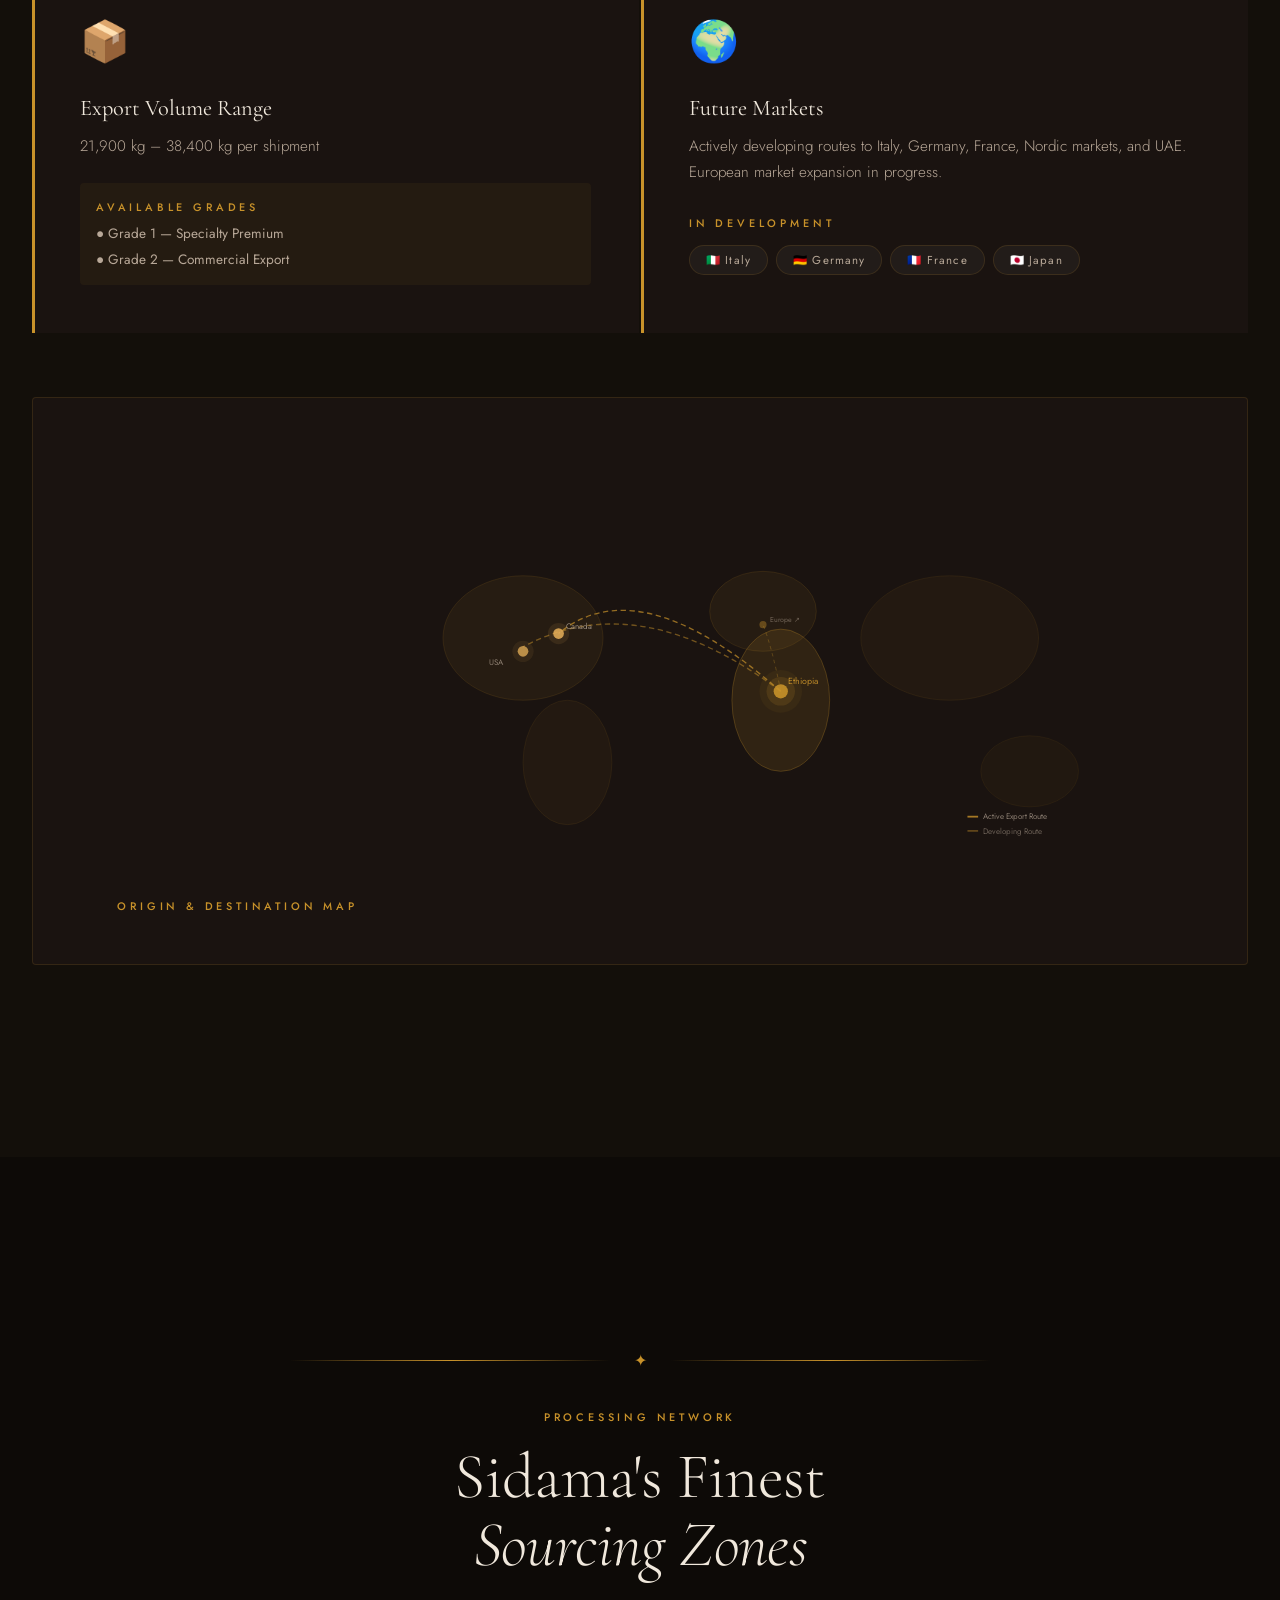
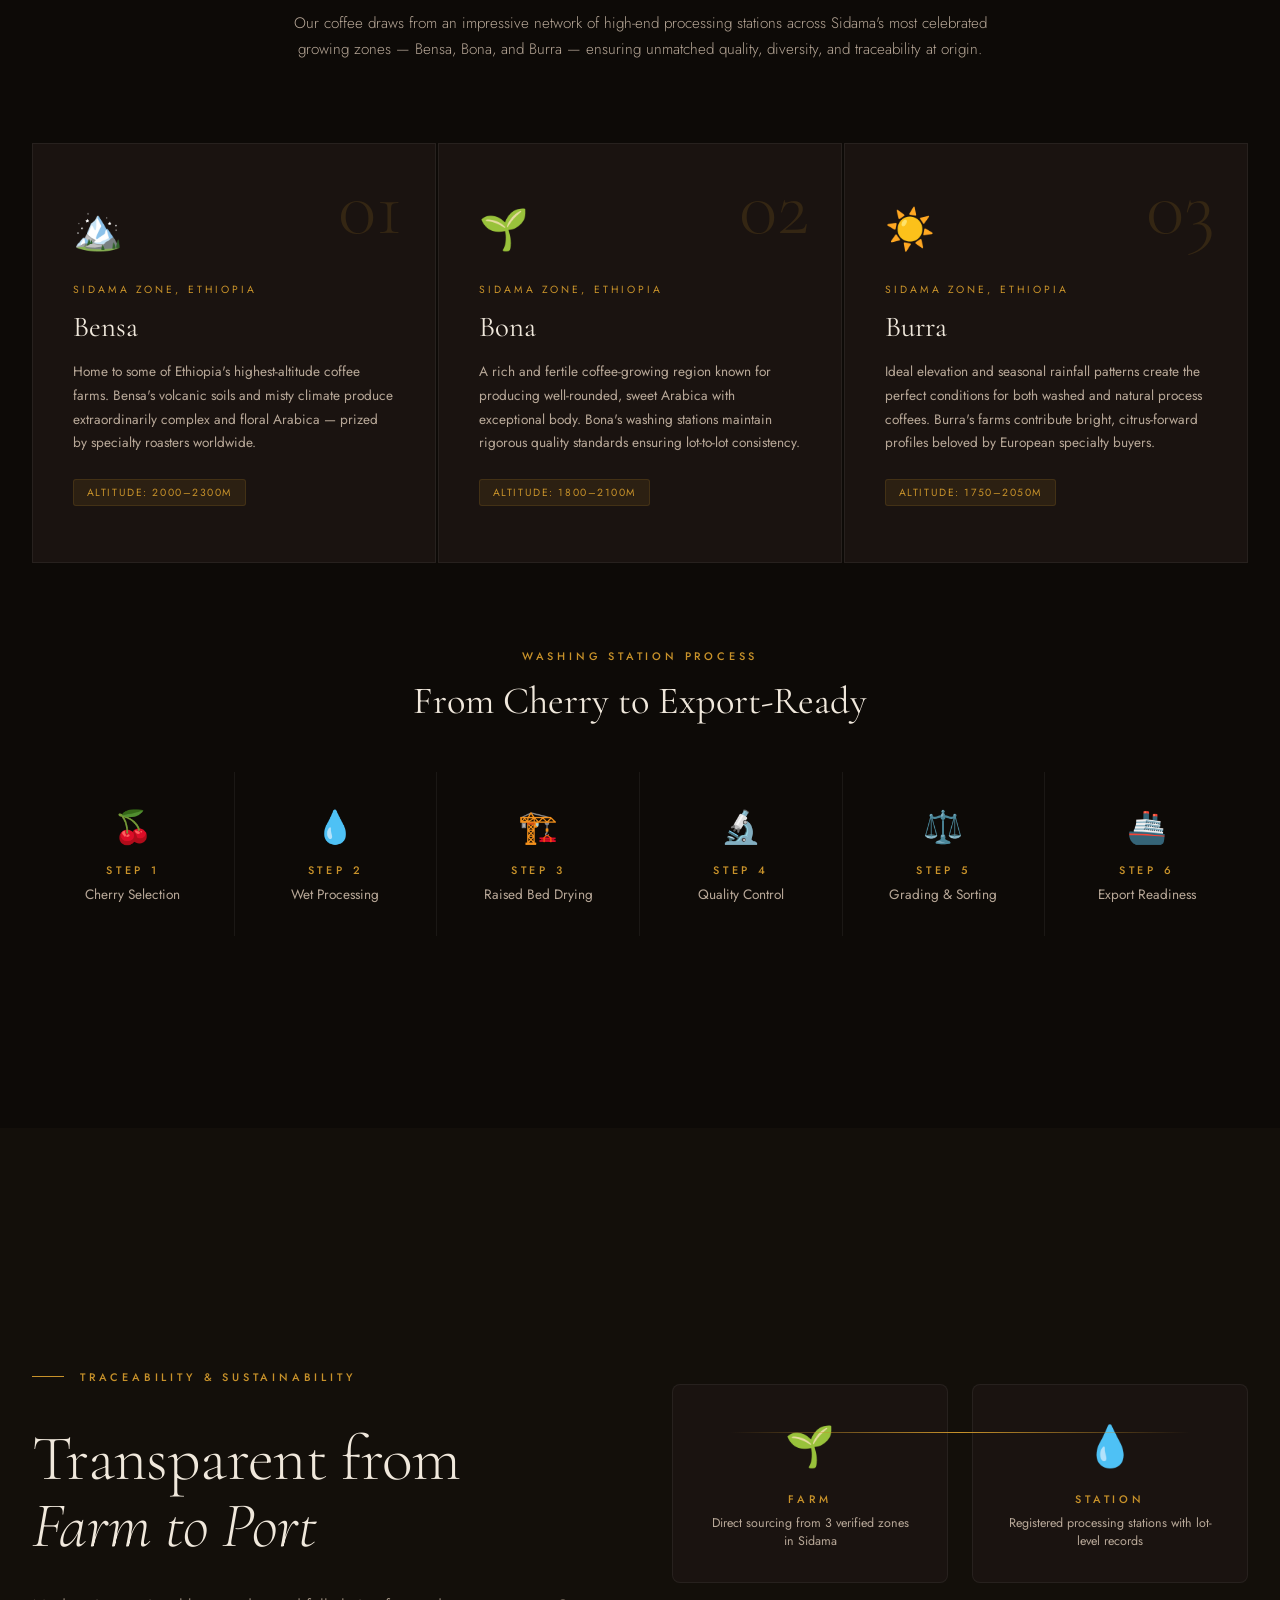
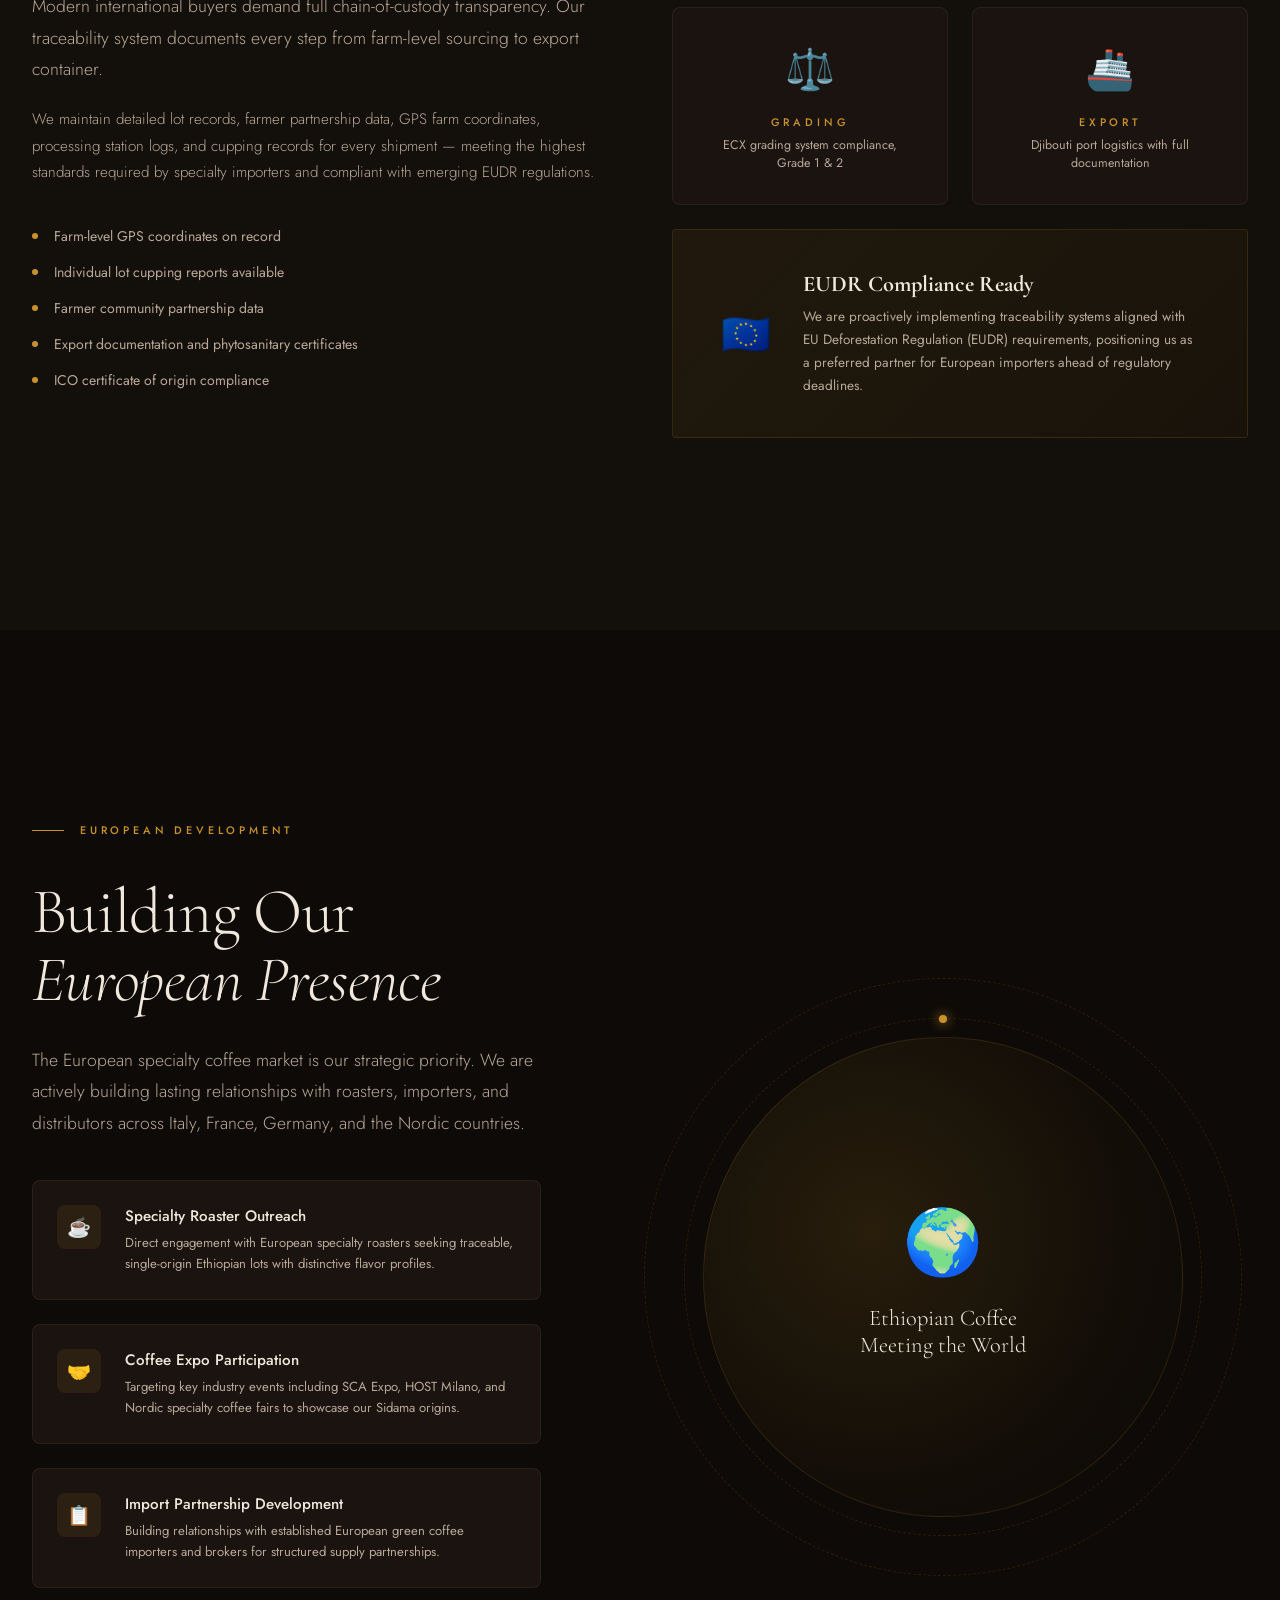
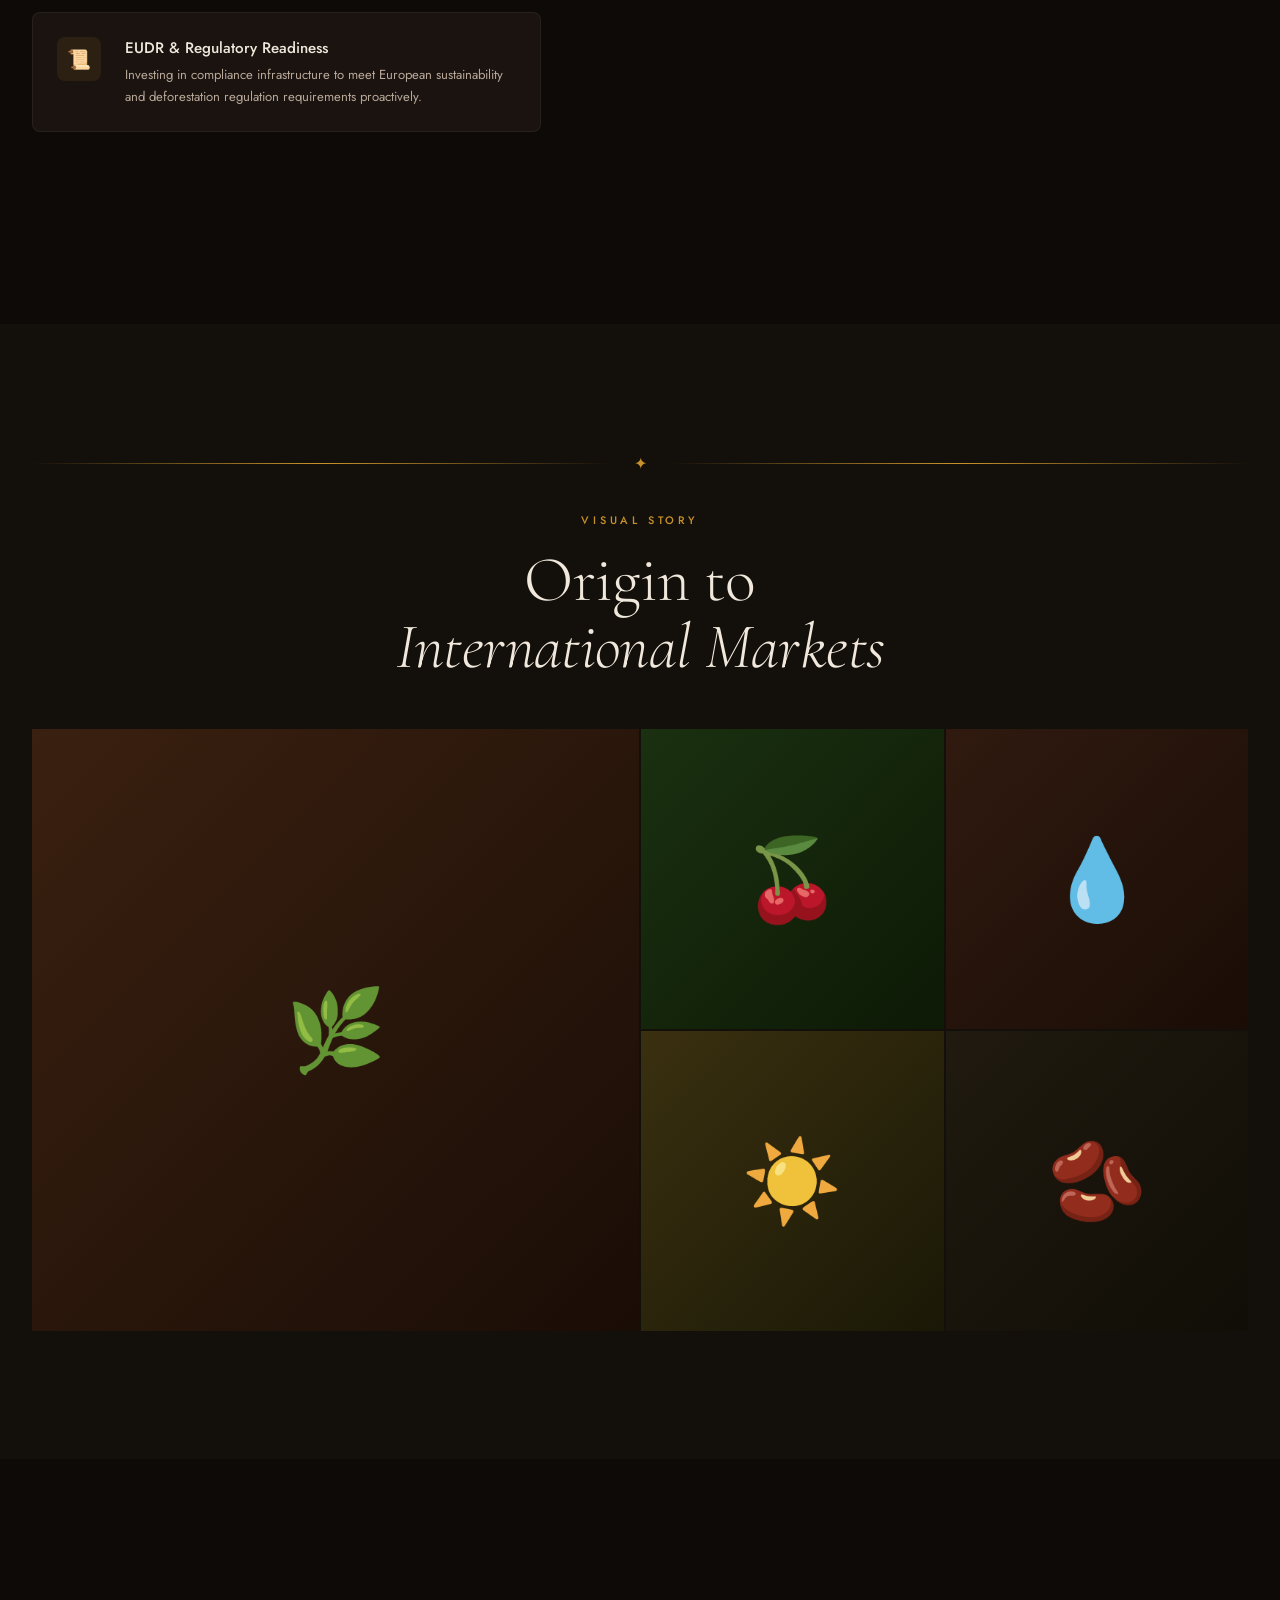
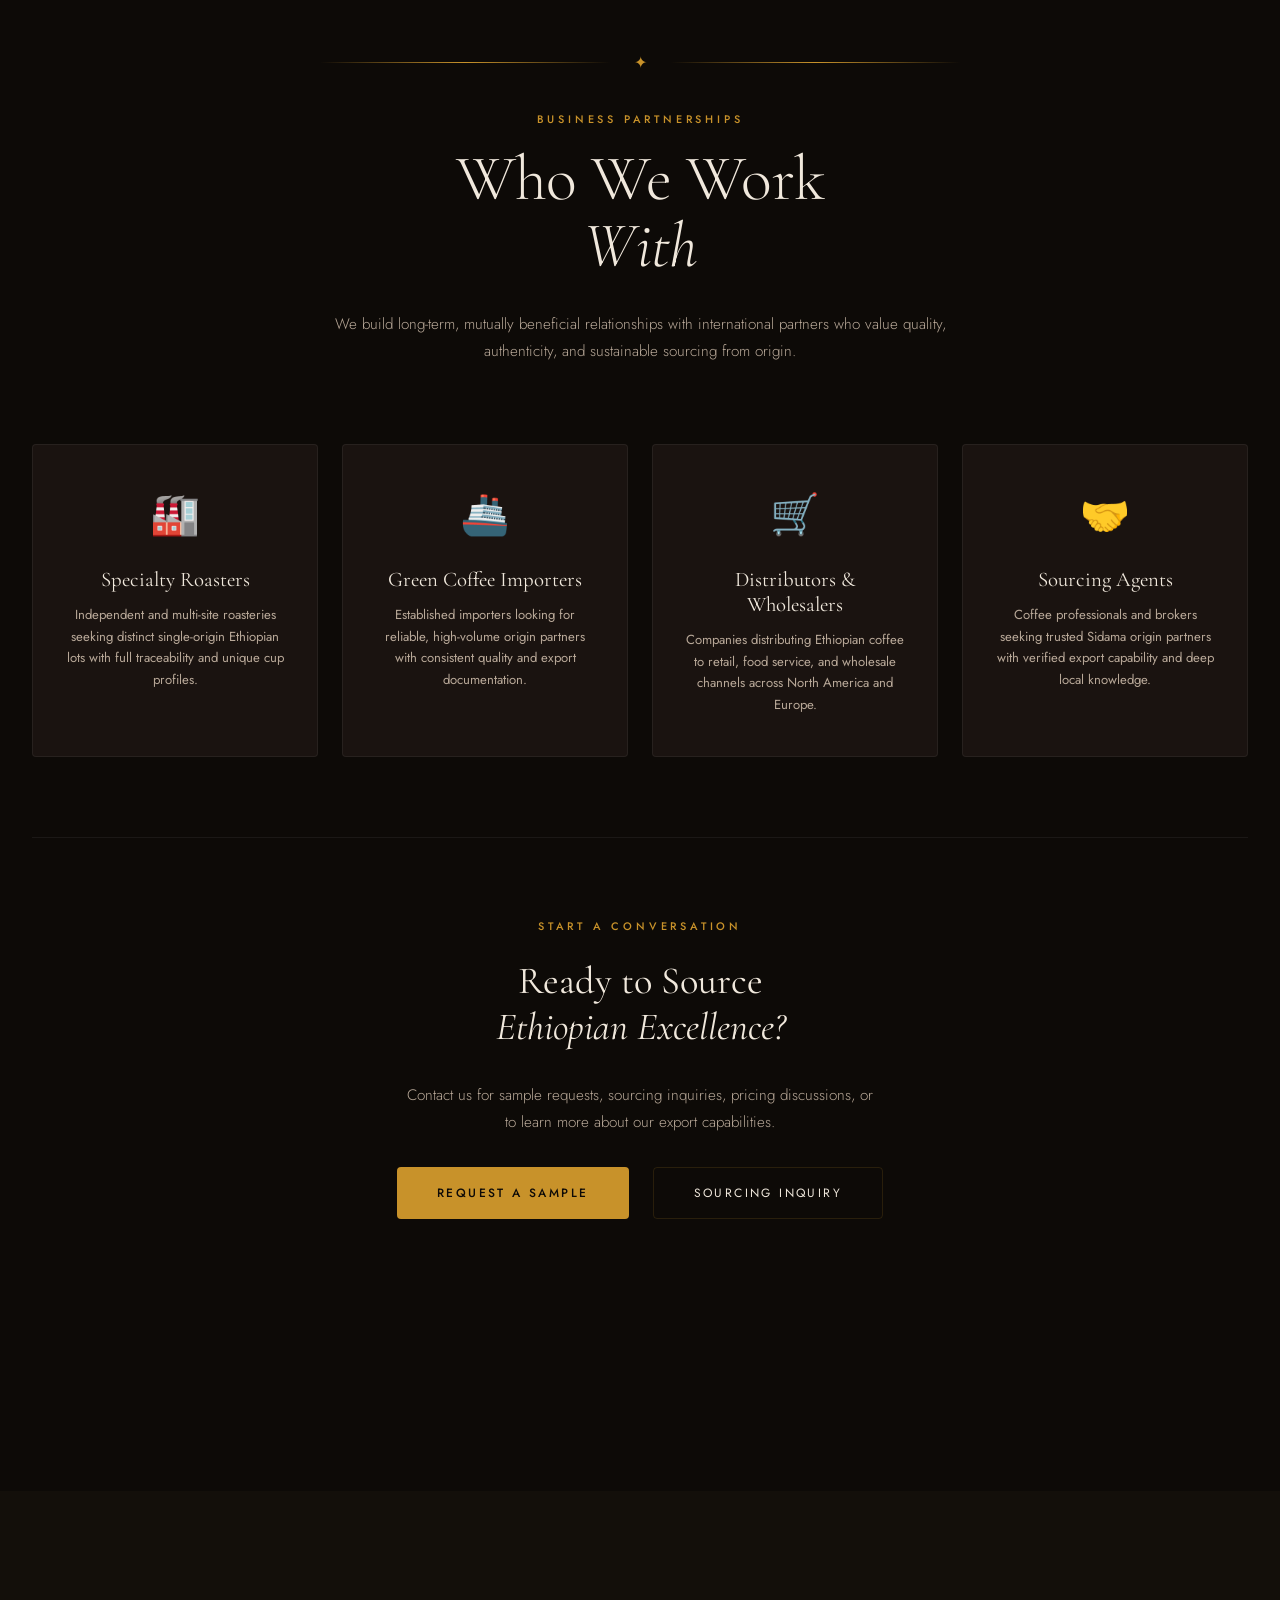
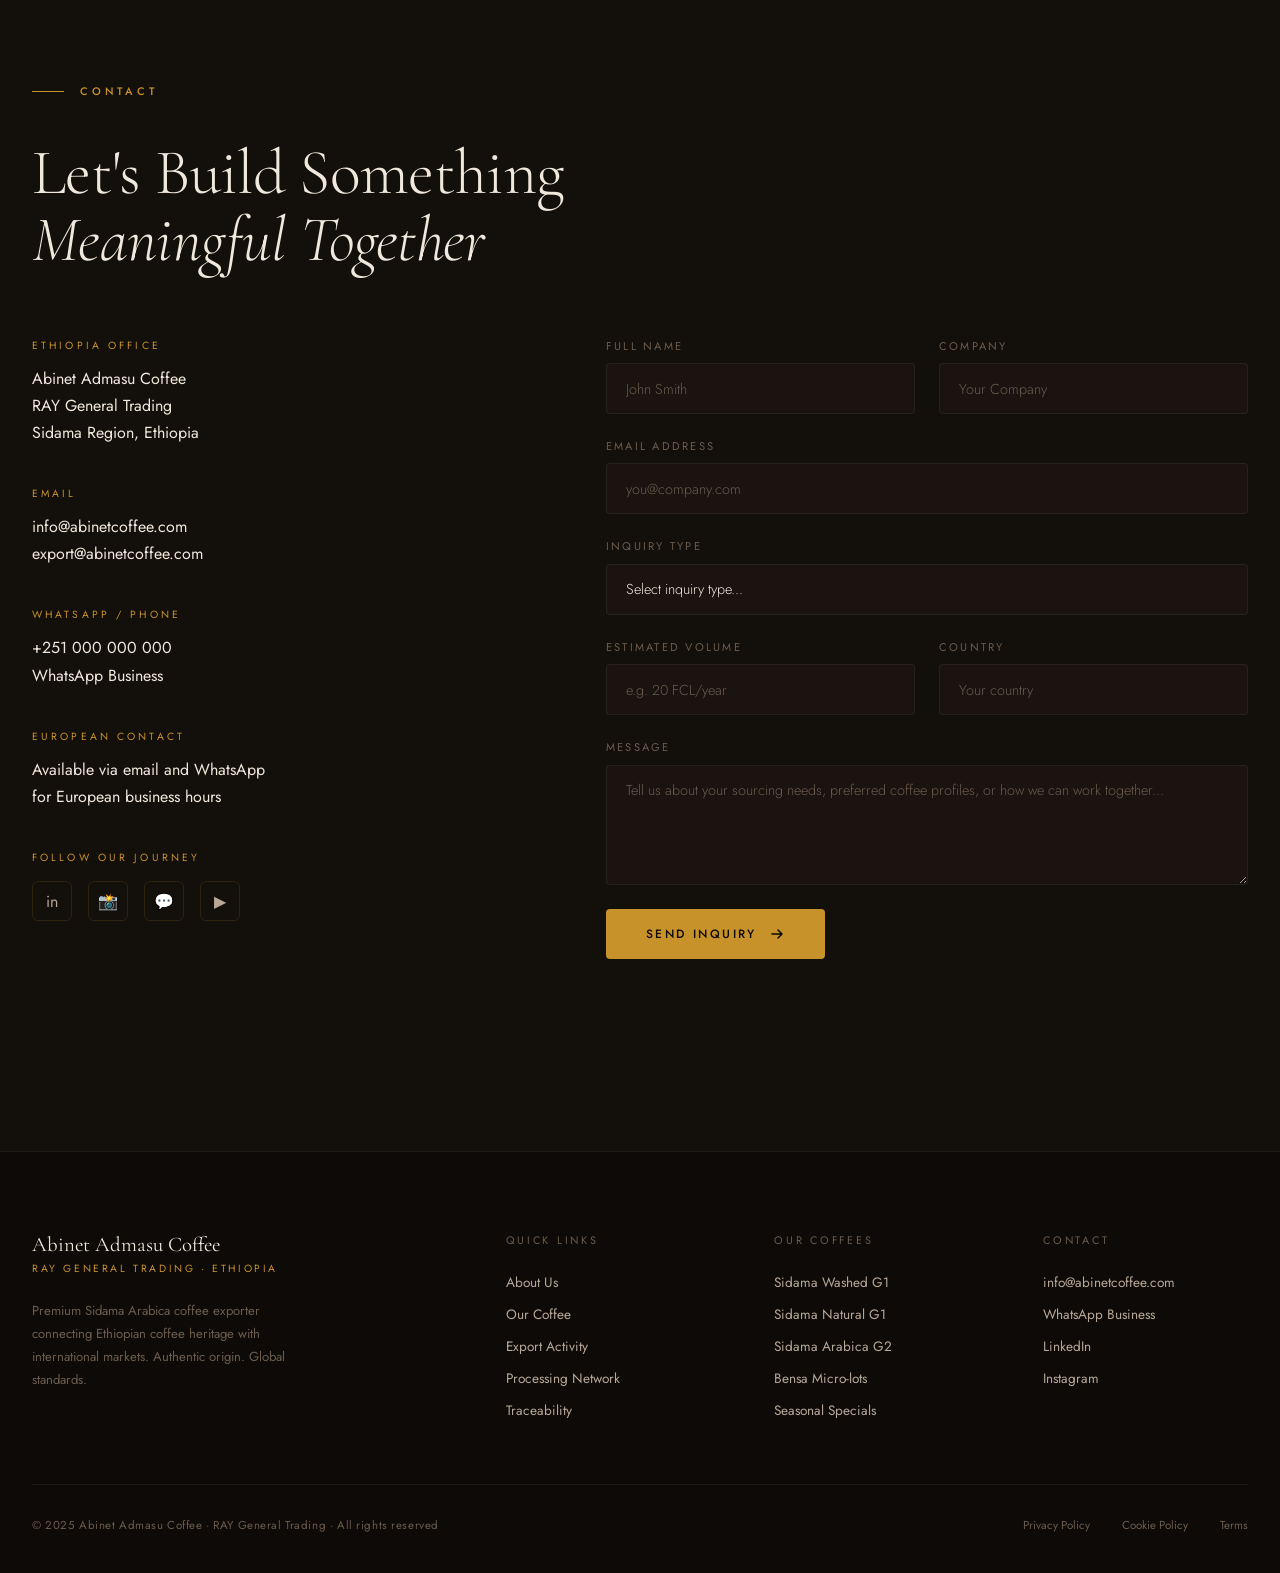
<file: index3.html>
<!DOCTYPE html>
<html lang="en" data-theme="dark">
<head>
<meta charset="UTF-8">
<meta name="viewport" content="width=device-width, initial-scale=1.0">
<title>Abinet Admasu Coffee — RAY General Trading | Premium Ethiopian Sidama Arabica</title>
<link rel="preconnect" href="https://fonts.googleapis.com">
<link rel="preconnect" href="https://fonts.gstatic.com" crossorigin>
<link href="https://fonts.googleapis.com/css2?family=Cormorant+Garamond:ital,wght@0,300;0,400;0,500;0,600;1,300;1,400&family=Jost:wght@200;300;400;500;600&family=Playfair+Display:ital,wght@0,400;0,700;1,400&display=swap" rel="stylesheet">
<style>
/* ==============================
   CSS VARIABLES & THEME SYSTEM
============================== */
:root {
  --ease-out-quint: cubic-bezier(0.22,1,0.36,1);
  --ease-in-out: cubic-bezier(0.65,0,0.35,1);
}

[data-theme="dark"] {
  --bg-primary: #0d0a07;
  --bg-secondary: #130f0a;
  --bg-card: #1a1310;
  --bg-glass: rgba(26,19,16,0.7);
  --bg-glass-light: rgba(255,255,255,0.04);
  --text-primary: #f0e8dc;
  --text-secondary: #b8a898;
  --text-muted: #6b5c4e;
  --accent-gold: #c8922a;
  --accent-gold-light: #e8b05a;
  --accent-cream: #f5edd8;
  --accent-copper: #a0522d;
  --border: rgba(200,146,42,0.15);
  --border-light: rgba(255,255,255,0.06);
  --shadow-deep: rgba(0,0,0,0.8);
  --grain-opacity: 0.035;
  --nav-bg: rgba(13,10,7,0.92);
}

[data-theme="light"] {
  --bg-primary: #faf6ef;
  --bg-secondary: #f2ebe0;
  --bg-card: #fff9f0;
  --bg-glass: rgba(250,246,239,0.85);
  --bg-glass-light: rgba(0,0,0,0.03);
  --text-primary: #1a1008;
  --text-secondary: #5a4030;
  --text-muted: #9a8070;
  --accent-gold: #b07818;
  --accent-gold-light: #c89030;
  --accent-cream: #6b3a1f;
  --accent-copper: #8b3a10;
  --border: rgba(176,120,24,0.2);
  --border-light: rgba(0,0,0,0.07);
  --shadow-deep: rgba(0,0,0,0.15);
  --grain-opacity: 0.025;
  --nav-bg: rgba(250,246,239,0.94);
}

/* ==============================
   RESET & BASE
============================== */
*, *::before, *::after { box-sizing: border-box; margin: 0; padding: 0; }
html { scroll-behavior: smooth; font-size: 16px; }
body {
  font-family: 'Jost', sans-serif;
  background: var(--bg-primary);
  color: var(--text-primary);
  overflow-x: hidden;
  transition: background 0.5s var(--ease-in-out), color 0.5s var(--ease-in-out);
}
body::before {
  content: '';
  position: fixed; inset: 0;
  background-image: url("data:image/svg+xml,%3Csvg viewBox='0 0 256 256' xmlns='http://www.w3.org/2000/svg'%3E%3Cfilter id='noise'%3E%3CfeTurbulence type='fractalNoise' baseFrequency='0.9' numOctaves='4' stitchTiles='stitch'/%3E%3C/filter%3E%3Crect width='100%25' height='100%25' filter='url(%23noise)' opacity='1'/%3E%3C/svg%3E");
  opacity: var(--grain-opacity);
  pointer-events: none;
  z-index: 9999;
}
img { max-width: 100%; display: block; }
a { text-decoration: none; color: inherit; }
button { cursor: pointer; border: none; background: none; font-family: inherit; }
section { position: relative; overflow: hidden; }

/* ==============================
   TYPOGRAPHY SCALE
============================== */
.display-xl {
  font-family: 'Cormorant Garamond', serif;
  font-size: clamp(3.5rem, 8vw, 9rem);
  font-weight: 300;
  line-height: 0.92;
  letter-spacing: -0.02em;
}
.display-lg {
  font-family: 'Cormorant Garamond', serif;
  font-size: clamp(2.5rem, 5vw, 5.5rem);
  font-weight: 300;
  line-height: 1.05;
  letter-spacing: -0.01em;
}
.display-md {
  font-family: 'Cormorant Garamond', serif;
  font-size: clamp(1.8rem, 3vw, 3rem);
  font-weight: 400;
  line-height: 1.2;
}
.eyebrow {
  font-family: 'Jost', sans-serif;
  font-size: 0.68rem;
  font-weight: 500;
  letter-spacing: 0.35em;
  text-transform: uppercase;
  color: var(--accent-gold);
}
.body-lg { font-size: 1.1rem; font-weight: 300; line-height: 1.8; color: var(--text-secondary); }
.body-md { font-size: 0.95rem; font-weight: 300; line-height: 1.75; color: var(--text-secondary); }

/* ==============================
   LAYOUT UTILITIES
============================== */
.container { max-width: 1280px; margin: 0 auto; padding: 0 2rem; }
.container-wide { max-width: 1600px; margin: 0 auto; padding: 0 2rem; }
.section-pad { padding: 8rem 0; }
.section-pad-lg { padding: 12rem 0; }
.grid-2 { display: grid; grid-template-columns: 1fr 1fr; gap: 4rem; align-items: center; }
.grid-3 { display: grid; grid-template-columns: repeat(3, 1fr); gap: 2rem; }
.grid-4 { display: grid; grid-template-columns: repeat(4, 1fr); gap: 1.5rem; }
.flex-center { display: flex; align-items: center; justify-content: center; }
.flex-between { display: flex; align-items: center; justify-content: space-between; }
.text-center { text-align: center; }

/* ==============================
   REVEAL ANIMATIONS
============================== */
.reveal {
  opacity: 0;
  transform: translateY(40px);
  transition: opacity 0.9s var(--ease-out-quint), transform 0.9s var(--ease-out-quint);
}
.reveal.visible { opacity: 1; transform: translateY(0); }
.reveal-left {
  opacity: 0;
  transform: translateX(-50px);
  transition: opacity 0.9s var(--ease-out-quint), transform 0.9s var(--ease-out-quint);
}
.reveal-left.visible { opacity: 1; transform: translateX(0); }
.reveal-right {
  opacity: 0;
  transform: translateX(50px);
  transition: opacity 0.9s var(--ease-out-quint), transform 0.9s var(--ease-out-quint);
}
.reveal-right.visible { opacity: 1; transform: translateX(0); }
.stagger-1 { transition-delay: 0.1s; }
.stagger-2 { transition-delay: 0.2s; }
.stagger-3 { transition-delay: 0.35s; }
.stagger-4 { transition-delay: 0.5s; }
.stagger-5 { transition-delay: 0.65s; }

/* ==============================
   LOADING SCREEN
============================== */
#loader {
  position: fixed; inset: 0;
  background: #0d0a07;
  z-index: 10000;
  display: flex;
  flex-direction: column;
  align-items: center;
  justify-content: center;
  gap: 2rem;
  transition: opacity 0.8s var(--ease-in-out), visibility 0.8s;
}
#loader.hidden { opacity: 0; visibility: hidden; }
.loader-logo {
  font-family: 'Cormorant Garamond', serif;
  font-size: 1.4rem;
  font-weight: 300;
  letter-spacing: 0.3em;
  color: #c8922a;
  text-transform: uppercase;
  opacity: 0;
  animation: loaderFade 0.6s 0.3s forwards;
}
.loader-bar-track {
  width: 200px; height: 1px;
  background: rgba(200,146,42,0.2);
  position: relative; overflow: hidden;
}
.loader-bar-fill {
  position: absolute; top: 0; left: -100%;
  width: 100%; height: 100%;
  background: #c8922a;
  animation: loaderBar 1.8s var(--ease-out-quint) 0.5s forwards;
}
@keyframes loaderFade { to { opacity: 1; } }
@keyframes loaderBar { to { left: 0; } }

/* ==============================
   COOKIE CONSENT
============================== */
#cookie-banner {
  position: fixed;
  bottom: 2rem; left: 50%;
  transform: translateX(-50%) translateY(120px);
  width: min(560px, calc(100vw - 2rem));
  background: var(--bg-card);
  border: 1px solid var(--border);
  border-radius: 16px;
  padding: 1.5rem 2rem;
  z-index: 8000;
  display: flex;
  align-items: center;
  gap: 1.5rem;
  box-shadow: 0 24px 80px var(--shadow-deep);
  backdrop-filter: blur(20px);
  transition: transform 0.7s var(--ease-out-quint), opacity 0.7s;
  opacity: 0;
}
#cookie-banner.show { transform: translateX(-50%) translateY(0); opacity: 1; }
#cookie-banner.hide { transform: translateX(-50%) translateY(120px); opacity: 0; }
.cookie-icon { font-size: 1.8rem; flex-shrink: 0; }
.cookie-text { font-size: 0.82rem; font-weight: 300; color: var(--text-secondary); line-height: 1.6; flex: 1; }
.cookie-text a { color: var(--accent-gold); border-bottom: 1px solid var(--border); }
.cookie-actions { display: flex; gap: 0.75rem; flex-shrink: 0; }
.btn-cookie-ok {
  padding: 0.6rem 1.4rem;
  background: var(--accent-gold);
  color: #0d0a07;
  border-radius: 6px;
  font-size: 0.8rem;
  font-weight: 500;
  letter-spacing: 0.1em;
  transition: background 0.2s, transform 0.2s;
}
.btn-cookie-ok:hover { background: var(--accent-gold-light); transform: scale(1.03); }

/* ==============================
   NAVIGATION
============================== */
#navbar {
  position: fixed; top: 0; left: 0; right: 0;
  z-index: 1000;
  padding: 1.5rem 0;
  transition: padding 0.4s, background 0.4s, backdrop-filter 0.4s, border-color 0.4s;
  border-bottom: 1px solid transparent;
}
#navbar.scrolled {
  padding: 1rem 0;
  background: var(--nav-bg);
  backdrop-filter: blur(20px);
  border-bottom-color: var(--border-light);
}
.nav-inner { display: flex; align-items: center; justify-content: space-between; }
.nav-logo {
  display: flex; flex-direction: column; gap: 0.1rem;
}
.nav-logo-main {
  font-family: 'Cormorant Garamond', serif;
  font-size: 1.2rem;
  font-weight: 500;
  letter-spacing: 0.08em;
  color: var(--text-primary);
}
.nav-logo-sub {
  font-size: 0.6rem;
  letter-spacing: 0.28em;
  text-transform: uppercase;
  color: var(--accent-gold);
  font-weight: 400;
}
.nav-links {
  display: flex; align-items: center; gap: 2.5rem;
  list-style: none;
}
.nav-links a {
  font-size: 0.75rem;
  font-weight: 400;
  letter-spacing: 0.2em;
  text-transform: uppercase;
  color: var(--text-secondary);
  transition: color 0.2s;
  position: relative;
}
.nav-links a::after {
  content: '';
  position: absolute; bottom: -4px; left: 0;
  width: 0; height: 1px;
  background: var(--accent-gold);
  transition: width 0.3s var(--ease-out-quint);
}
.nav-links a:hover { color: var(--text-primary); }
.nav-links a:hover::after { width: 100%; }
.nav-controls { display: flex; align-items: center; gap: 1rem; }

/* Theme Toggle */
.theme-toggle {
  width: 44px; height: 24px;
  background: var(--border-light);
  border-radius: 12px;
  position: relative;
  border: 1px solid var(--border);
  transition: background 0.3s;
  cursor: pointer;
}
.theme-toggle::after {
  content: '';
  position: absolute; top: 3px; left: 3px;
  width: 16px; height: 16px;
  border-radius: 50%;
  background: var(--accent-gold);
  transition: transform 0.35s var(--ease-out-quint);
}
[data-theme="light"] .theme-toggle::after { transform: translateX(20px); }

/* Language Switcher */
.lang-switcher {
  position: relative;
}
.lang-btn {
  display: flex; align-items: center; gap: 0.5rem;
  padding: 0.4rem 0.9rem;
  border: 1px solid var(--border);
  border-radius: 6px;
  font-size: 0.72rem;
  letter-spacing: 0.15em;
  text-transform: uppercase;
  color: var(--text-secondary);
  background: var(--bg-glass-light);
  backdrop-filter: blur(10px);
  transition: color 0.2s, border-color 0.2s, background 0.2s;
}
.lang-btn:hover { color: var(--text-primary); border-color: var(--accent-gold); }
.lang-dropdown {
  position: absolute; top: calc(100% + 8px); right: 0;
  background: var(--bg-card);
  border: 1px solid var(--border);
  border-radius: 10px;
  padding: 0.5rem;
  min-width: 140px;
  box-shadow: 0 16px 48px var(--shadow-deep);
  opacity: 0; visibility: hidden;
  transform: translateY(-8px);
  transition: all 0.25s var(--ease-out-quint);
  z-index: 100;
}
.lang-switcher:hover .lang-dropdown,
.lang-dropdown.open { opacity: 1; visibility: visible; transform: translateY(0); }
.lang-option {
  display: flex; align-items: center; gap: 0.75rem;
  padding: 0.55rem 0.75rem;
  border-radius: 6px;
  font-size: 0.8rem;
  color: var(--text-secondary);
  cursor: pointer;
  transition: background 0.15s, color 0.15s;
  width: 100%;
  text-align: left;
}
.lang-option:hover, .lang-option.active { background: var(--bg-glass-light); color: var(--text-primary); }
.lang-flag { font-size: 1rem; }

/* Mobile menu */
.hamburger { display: none; flex-direction: column; gap: 5px; cursor: pointer; padding: 4px; }
.hamburger span {
  display: block; width: 24px; height: 1.5px;
  background: var(--text-primary);
  transition: all 0.3s;
}
.hamburger.open span:nth-child(1) { transform: rotate(45deg) translate(4.5px, 4.5px); }
.hamburger.open span:nth-child(2) { opacity: 0; }
.hamburger.open span:nth-child(3) { transform: rotate(-45deg) translate(4.5px, -4.5px); }

.mobile-nav {
  position: fixed; top: 0; right: -100%; bottom: 0;
  width: min(340px, 100vw);
  background: var(--bg-secondary);
  z-index: 900;
  padding: 8rem 2.5rem 3rem;
  display: flex; flex-direction: column; gap: 2rem;
  border-left: 1px solid var(--border);
  transition: right 0.5s var(--ease-out-quint);
  backdrop-filter: blur(20px);
}
.mobile-nav.open { right: 0; }
.mobile-nav a {
  font-family: 'Cormorant Garamond', serif;
  font-size: 1.8rem;
  font-weight: 300;
  color: var(--text-secondary);
  transition: color 0.2s;
}
.mobile-nav a:hover { color: var(--accent-gold); }

/* ==============================
   BUTTONS
============================== */
.btn-primary {
  display: inline-flex; align-items: center; gap: 0.75rem;
  padding: 1rem 2.5rem;
  background: var(--accent-gold);
  color: #0d0a07;
  font-size: 0.75rem;
  font-weight: 500;
  letter-spacing: 0.2em;
  text-transform: uppercase;
  border-radius: 4px;
  transition: all 0.3s var(--ease-out-quint);
  position: relative;
  overflow: hidden;
}
.btn-primary::before {
  content: '';
  position: absolute; inset: 0;
  background: #fff;
  transform: translateX(-105%) skewX(-15deg);
  transition: transform 0.4s var(--ease-out-quint);
  opacity: 0.1;
}
.btn-primary:hover::before { transform: translateX(105%) skewX(-15deg); }
.btn-primary:hover { transform: translateY(-2px); box-shadow: 0 12px 40px rgba(200,146,42,0.35); }

.btn-outline {
  display: inline-flex; align-items: center; gap: 0.75rem;
  padding: 1rem 2.5rem;
  border: 1px solid var(--border);
  color: var(--text-primary);
  font-size: 0.75rem;
  font-weight: 400;
  letter-spacing: 0.2em;
  text-transform: uppercase;
  border-radius: 4px;
  transition: all 0.3s var(--ease-out-quint);
}
.btn-outline:hover { border-color: var(--accent-gold); color: var(--accent-gold); transform: translateY(-2px); }

/* ==============================
   DIVIDERS & ORNAMENTS
============================== */
.gold-line {
  display: flex; align-items: center; gap: 1.5rem;
  margin-bottom: 2rem;
}
.gold-line::before, .gold-line::after {
  content: '';
  flex: 1;
  height: 1px;
  background: linear-gradient(90deg, transparent, var(--accent-gold), transparent);
}
.ornament { color: var(--accent-gold); font-size: 1rem; flex-shrink: 0; }

.section-label {
  display: flex; align-items: center; gap: 1rem;
  margin-bottom: 2.5rem;
}
.section-label::before {
  content: '';
  width: 32px; height: 1px;
  background: var(--accent-gold);
}

/* ==============================
   HERO
============================== */
#hero {
  min-height: 100vh;
  display: flex; align-items: center;
  position: relative;
  background: var(--bg-primary);
}
.hero-bg {
  position: absolute; inset: 0;
  background:
    radial-gradient(ellipse at 70% 50%, rgba(200,146,42,0.08) 0%, transparent 60%),
    radial-gradient(ellipse at 20% 80%, rgba(160,82,45,0.06) 0%, transparent 50%);
}
.hero-visual {
  position: absolute;
  right: 0; top: 0; bottom: 0;
  width: 50%;
  overflow: hidden;
}
.hero-visual-inner {
  width: 100%; height: 100%;
  background:
    linear-gradient(135deg, #2a1a0e 0%, #1a0f08 40%, #0d0a07 100%);
  position: relative;
}
.hero-coffee-art {
  position: absolute;
  inset: 0;
  display: flex;
  align-items: center;
  justify-content: center;
}
.coffee-circle {
  position: absolute;
  border-radius: 50%;
  border: 1px solid var(--border);
  animation: rotateSlow linear infinite;
}
.coffee-circle:nth-child(1) { width: 300px; height: 300px; animation-duration: 30s; }
.coffee-circle:nth-child(2) { width: 460px; height: 460px; animation-duration: 45s; animation-direction: reverse; opacity: 0.5; }
.coffee-circle:nth-child(3) { width: 620px; height: 620px; animation-duration: 60s; opacity: 0.3; }
@keyframes rotateSlow { to { transform: rotate(360deg); } }
.coffee-beans-svg {
  position: absolute;
  width: 480px; height: 480px;
  opacity: 0.08;
}
.hero-cup-center {
  position: relative; z-index: 1;
  text-align: center;
}
.hero-cup-emoji {
  font-size: 5rem;
  filter: drop-shadow(0 0 40px rgba(200,146,42,0.4));
  animation: floatCup 4s ease-in-out infinite;
}
@keyframes floatCup {
  0%, 100% { transform: translateY(0); }
  50% { transform: translateY(-12px); }
}
.hero-gradient-overlay {
  position: absolute;
  top: 0; left: 0; right: 0; bottom: 0;
  background: linear-gradient(90deg, var(--bg-primary) 35%, transparent 65%);
  pointer-events: none; z-index: 1;
}
[data-theme="light"] .hero-visual-inner {
  background: linear-gradient(135deg, #e8d8c0 0%, #d0b890 40%, #c8a870 100%);
}
.hero-content {
  position: relative; z-index: 2;
  padding: 8rem 0 4rem;
  max-width: 680px;
}
.hero-eyebrow {
  display: flex; align-items: center; gap: 1rem;
  margin-bottom: 2rem;
}
.hero-eyebrow-line { width: 40px; height: 1px; background: var(--accent-gold); }
.hero-title { margin-bottom: 1.5rem; }
.hero-title em {
  font-style: italic;
  color: var(--accent-gold);
  font-family: 'Cormorant Garamond', serif;
}
.hero-subtitle { max-width: 480px; margin-bottom: 3rem; }
.hero-cta { display: flex; align-items: center; gap: 1.5rem; flex-wrap: wrap; }
.hero-scroll {
  position: absolute; bottom: 3rem; left: 50%; transform: translateX(-50%);
  z-index: 2; display: flex; flex-direction: column; align-items: center; gap: 0.75rem;
}
.scroll-line {
  width: 1px; height: 50px;
  background: linear-gradient(to bottom, var(--accent-gold), transparent);
  animation: scrollPulse 2s ease-in-out infinite;
}
@keyframes scrollPulse {
  0%, 100% { opacity: 0.4; transform: scaleY(1); }
  50% { opacity: 1; transform: scaleY(1.2); }
}
.scroll-text {
  font-size: 0.6rem; letter-spacing: 0.3em;
  text-transform: uppercase; color: var(--text-muted);
}
.hero-stats {
  display: flex; gap: 3rem;
  margin-top: 4rem;
  padding-top: 3rem;
  border-top: 1px solid var(--border-light);
}
.hero-stat-value {
  font-family: 'Cormorant Garamond', serif;
  font-size: 2.5rem;
  font-weight: 300;
  color: var(--accent-gold);
}
.hero-stat-label {
  font-size: 0.7rem;
  letter-spacing: 0.15em;
  text-transform: uppercase;
  color: var(--text-muted);
  margin-top: 0.2rem;
}

/* ==============================
   MARQUEE STRIP
============================== */
.marquee-strip {
  background: var(--accent-gold);
  padding: 0.9rem 0;
  overflow: hidden;
  white-space: nowrap;
}
.marquee-track {
  display: inline-flex; gap: 0;
  animation: marquee 25s linear infinite;
}
.marquee-item {
  font-size: 0.68rem;
  font-weight: 500;
  letter-spacing: 0.3em;
  text-transform: uppercase;
  color: #0d0a07;
  padding: 0 3rem;
}
.marquee-separator {
  font-size: 0.5rem;
  color: rgba(0,0,0,0.4);
  padding: 0 0.5rem;
}
@keyframes marquee { to { transform: translateX(-50%); } }

/* ==============================
   ABOUT
============================== */
#about { background: var(--bg-secondary); }
.about-grid {
  display: grid;
  grid-template-columns: 1fr 1fr;
  gap: 6rem;
  align-items: start;
}
.about-visual {
  position: relative;
}
.about-main-img {
  width: 100%;
  aspect-ratio: 3/4;
  border-radius: 2px;
  background: linear-gradient(160deg, #3a2010 0%, #1a1008 100%);
  display: flex;
  align-items: center;
  justify-content: center;
  font-size: 8rem;
  position: relative;
  overflow: hidden;
}
[data-theme="light"] .about-main-img {
  background: linear-gradient(160deg, #d4b080 0%, #c8a060 100%);
}
.about-main-img::after {
  content: '';
  position: absolute; inset: 0;
  background: linear-gradient(to top, rgba(0,0,0,0.5), transparent);
}
.about-float-card {
  position: absolute;
  bottom: -2rem; right: -2rem;
  background: var(--bg-card);
  border: 1px solid var(--border);
  border-radius: 12px;
  padding: 1.5rem;
  width: 200px;
  backdrop-filter: blur(20px);
  box-shadow: 0 16px 48px var(--shadow-deep);
}
.about-float-card .number {
  font-family: 'Cormorant Garamond', serif;
  font-size: 2.5rem;
  font-weight: 300;
  color: var(--accent-gold);
}
.about-float-card .label {
  font-size: 0.7rem;
  letter-spacing: 0.15em;
  text-transform: uppercase;
  color: var(--text-muted);
  margin-top: 0.25rem;
}
.about-tags { display: flex; flex-wrap: wrap; gap: 0.6rem; margin-top: 2.5rem; }
.tag {
  padding: 0.4rem 1rem;
  border: 1px solid var(--border);
  border-radius: 100px;
  font-size: 0.72rem;
  letter-spacing: 0.1em;
  color: var(--text-secondary);
  background: var(--bg-glass-light);
  transition: all 0.2s;
}
.tag:hover { border-color: var(--accent-gold); color: var(--accent-gold); }

/* ==============================
   COFFEE PRODUCTS
============================== */
#coffee { background: var(--bg-primary); }
.coffee-grid {
  display: grid;
  grid-template-columns: repeat(3, 1fr);
  gap: 2px;
  margin-top: 4rem;
}
.coffee-card {
  position: relative;
  aspect-ratio: 3/4;
  overflow: hidden;
  cursor: pointer;
  background: var(--bg-card);
}
.coffee-card-bg {
  width: 100%; height: 100%;
  display: flex; align-items: center; justify-content: center;
  font-size: 6rem;
  transition: transform 0.7s var(--ease-out-quint);
}
.coffee-card:hover .coffee-card-bg { transform: scale(1.08); }
.coffee-card-gradient {
  position: absolute; inset: 0;
  background: linear-gradient(to top, rgba(0,0,0,0.9) 0%, rgba(0,0,0,0.2) 50%, transparent 100%);
}
.coffee-card-content {
  position: absolute;
  bottom: 0; left: 0; right: 0;
  padding: 2rem;
  transform: translateY(4px);
  transition: transform 0.4s var(--ease-out-quint);
}
.coffee-card:hover .coffee-card-content { transform: translateY(0); }
.coffee-card-grade {
  font-size: 0.65rem; letter-spacing: 0.3em;
  text-transform: uppercase; color: var(--accent-gold);
  margin-bottom: 0.5rem;
}
.coffee-card-name {
  font-family: 'Cormorant Garamond', serif;
  font-size: 1.8rem; font-weight: 400;
  color: #fff;
  margin-bottom: 0.5rem;
}
.coffee-card-desc {
  font-size: 0.8rem; color: rgba(255,255,255,0.6);
  line-height: 1.6;
  opacity: 0;
  transform: translateY(8px);
  transition: all 0.4s var(--ease-out-quint) 0.1s;
}
.coffee-card:hover .coffee-card-desc { opacity: 1; transform: translateY(0); }
.coffee-card-detail {
  display: flex; gap: 1rem; margin-top: 1rem;
  opacity: 0; transform: translateY(8px);
  transition: all 0.4s var(--ease-out-quint) 0.15s;
}
.coffee-card:hover .coffee-card-detail { opacity: 1; transform: translateY(0); }
.coffee-detail-item {
  display: flex; flex-direction: column; gap: 0.2rem;
}
.coffee-detail-label { font-size: 0.6rem; letter-spacing: 0.2em; text-transform: uppercase; color: rgba(255,255,255,0.4); }
.coffee-detail-value { font-size: 0.78rem; color: rgba(255,255,255,0.8); }

/* Coffee colors */
.coffee-bg-1 { background: linear-gradient(145deg, #3d1f0d 0%, #1a0d06 100%); }
.coffee-bg-2 { background: linear-gradient(145deg, #2d1a10 0%, #160c07 100%); }
.coffee-bg-3 { background: linear-gradient(145deg, #1e1208 0%, #0d0904 100%); }
[data-theme="light"] .coffee-bg-1 { background: linear-gradient(145deg, #c8a870 0%, #b08040 100%); }
[data-theme="light"] .coffee-bg-2 { background: linear-gradient(145deg, #b89060 0%, #a07030 100%); }
[data-theme="light"] .coffee-bg-3 { background: linear-gradient(145deg, #a88050 0%, #906020 100%); }

/* ==============================
   STATS / COUNTERS
============================== */
#stats {
  background: var(--accent-gold);
  padding: 5rem 0;
}
.stats-grid {
  display: grid;
  grid-template-columns: repeat(4, 1fr);
  gap: 2rem;
  text-align: center;
}
.stat-item {}
.stat-number {
  font-family: 'Cormorant Garamond', serif;
  font-size: clamp(2.5rem, 4vw, 4rem);
  font-weight: 300;
  color: #0d0a07;
  line-height: 1;
}
.stat-suffix {
  font-family: 'Cormorant Garamond', serif;
  font-size: 2rem;
  font-weight: 300;
  color: #0d0a07;
}
.stat-label {
  font-size: 0.7rem;
  font-weight: 500;
  letter-spacing: 0.2em;
  text-transform: uppercase;
  color: rgba(0,0,0,0.55);
  margin-top: 0.5rem;
}
.stats-divider {
  width: 1px; background: rgba(0,0,0,0.15);
  display: none;
}

/* ==============================
   EXPORT / TRADE
============================== */
#export { background: var(--bg-secondary); }
.export-visual {
  display: grid;
  grid-template-columns: 1fr 1fr;
  gap: 2px;
  margin-top: 4rem;
}
.export-panel {
  padding: 3rem;
  background: var(--bg-card);
  position: relative;
  overflow: hidden;
}
.export-panel::before {
  content: '';
  position: absolute; top: 0; left: 0;
  width: 3px; height: 100%;
  background: var(--accent-gold);
}
.export-panel-large {
  grid-column: 1 / 3;
  padding: 4rem;
}
.export-flag { font-size: 2.5rem; margin-bottom: 1.5rem; }
.export-country {
  font-family: 'Cormorant Garamond', serif;
  font-size: 2rem;
  font-weight: 400;
  margin-bottom: 0.5rem;
}
.export-volume {
  font-size: 0.8rem; letter-spacing: 0.15em;
  text-transform: uppercase; color: var(--accent-gold);
}
.export-map-section {
  margin-top: 4rem;
  padding: 3rem;
  background: var(--bg-card);
  border: 1px solid var(--border);
  border-radius: 4px;
  text-align: center;
  position: relative;
  overflow: hidden;
}
.world-map-svg {
  width: 100%;
  max-width: 800px;
  margin: 2rem auto;
}

/* ==============================
   PROCESSING NETWORK
============================== */
#network { background: var(--bg-primary); }
.network-intro {
  text-align: center;
  max-width: 700px;
  margin: 0 auto 5rem;
}
.network-grid {
  display: grid;
  grid-template-columns: repeat(3, 1fr);
  gap: 2px;
}
.network-card {
  padding: 3.5rem 2.5rem;
  background: var(--bg-card);
  border: 1px solid var(--border-light);
  position: relative;
  overflow: hidden;
  transition: border-color 0.3s, transform 0.3s;
}
.network-card:hover { border-color: var(--border); transform: translateY(-4px); }
.network-card-number {
  font-family: 'Cormorant Garamond', serif;
  font-size: 5rem;
  font-weight: 300;
  color: var(--border);
  line-height: 1;
  position: absolute;
  top: 1.5rem; right: 2rem;
  transition: color 0.3s;
}
.network-card:hover .network-card-number { color: var(--border); }
.network-card-icon { font-size: 2.5rem; margin-bottom: 1.5rem; }
.network-card-region {
  font-size: 0.65rem; letter-spacing: 0.3em;
  text-transform: uppercase; color: var(--accent-gold);
  margin-bottom: 0.75rem;
}
.network-card-title {
  font-family: 'Cormorant Garamond', serif;
  font-size: 1.8rem; font-weight: 400;
  margin-bottom: 1rem;
}
.network-card-desc {
  font-size: 0.85rem; color: var(--text-secondary);
  line-height: 1.75;
}
.network-tag {
  display: inline-block;
  margin-top: 1.5rem;
  padding: 0.3rem 0.8rem;
  background: rgba(200,146,42,0.1);
  border: 1px solid var(--border);
  border-radius: 3px;
  font-size: 0.65rem;
  letter-spacing: 0.15em;
  text-transform: uppercase;
  color: var(--accent-gold);
}

/* ==============================
   TRACEABILITY
============================== */
#traceability { background: var(--bg-secondary); }
.trace-steps {
  display: grid;
  grid-template-columns: repeat(5, 1fr);
  gap: 0;
  margin-top: 4rem;
  position: relative;
}
.trace-steps::before {
  content: '';
  position: absolute;
  top: 48px; left: 10%; right: 10%;
  height: 1px;
  background: linear-gradient(90deg, transparent, var(--accent-gold), transparent);
}
.trace-step {
  text-align: center;
  padding: 0 1rem;
  position: relative; z-index: 1;
}
.trace-step-icon {
  width: 96px; height: 96px;
  border-radius: 50%;
  background: var(--bg-card);
  border: 1px solid var(--border);
  margin: 0 auto 1.5rem;
  display: flex; align-items: center; justify-content: center;
  font-size: 2rem;
  transition: border-color 0.3s, background 0.3s;
}
.trace-step:hover .trace-step-icon {
  border-color: var(--accent-gold);
  background: rgba(200,146,42,0.08);
}
.trace-step-label {
  font-size: 0.7rem; letter-spacing: 0.15em;
  text-transform: uppercase; color: var(--text-muted);
  margin-bottom: 0.4rem;
}
.trace-step-title {
  font-family: 'Cormorant Garamond', serif;
  font-size: 1.2rem;
}

.eudr-banner {
  margin-top: 4rem;
  padding: 2.5rem 3rem;
  background: linear-gradient(135deg, rgba(200,146,42,0.08), rgba(200,146,42,0.03));
  border: 1px solid var(--border);
  border-radius: 4px;
  display: flex;
  align-items: center;
  gap: 2rem;
}
.eudr-icon { font-size: 2.5rem; flex-shrink: 0; }
.eudr-text h4 {
  font-family: 'Cormorant Garamond', serif;
  font-size: 1.4rem; margin-bottom: 0.5rem;
}
.eudr-text p { font-size: 0.85rem; color: var(--text-secondary); line-height: 1.7; }

/* ==============================
   EUROPEAN MARKET
============================== */
#europe { background: var(--bg-primary); }
.europe-grid {
  display: grid;
  grid-template-columns: 1fr 1.2fr;
  gap: 6rem;
  align-items: center;
}
.europe-initiatives {
  display: flex; flex-direction: column; gap: 1.5rem;
  margin-top: 2.5rem;
}
.initiative-item {
  display: flex; align-items: flex-start; gap: 1.5rem;
  padding: 1.5rem;
  background: var(--bg-card);
  border: 1px solid var(--border-light);
  border-radius: 8px;
  transition: border-color 0.3s, transform 0.3s;
}
.initiative-item:hover { border-color: var(--border); transform: translateX(4px); }
.initiative-icon {
  width: 44px; height: 44px;
  background: rgba(200,146,42,0.1);
  border-radius: 8px;
  display: flex; align-items: center; justify-content: center;
  font-size: 1.2rem; flex-shrink: 0;
}
.initiative-title {
  font-size: 0.95rem; font-weight: 500;
  margin-bottom: 0.3rem;
}
.initiative-desc { font-size: 0.82rem; color: var(--text-secondary); line-height: 1.65; }
.europe-visual {
  position: relative;
  display: flex; align-items: center; justify-content: center;
}
.europe-globe {
  width: 100%;
  aspect-ratio: 1;
  max-width: 480px;
  border-radius: 50%;
  background: radial-gradient(circle at 35% 40%, rgba(200,146,42,0.15), rgba(200,146,42,0.03) 60%, transparent);
  border: 1px solid var(--border);
  display: flex; align-items: center; justify-content: center;
  position: relative;
  animation: floatGlobe 6s ease-in-out infinite;
}
@keyframes floatGlobe {
  0%, 100% { transform: translateY(0); }
  50% { transform: translateY(-16px); }
}
.europe-globe-text {
  text-align: center;
}
.globe-emoji { font-size: 4rem; display: block; margin-bottom: 1rem; }
.globe-label {
  font-family: 'Cormorant Garamond', serif;
  font-size: 1.4rem; font-weight: 300;
}
.europe-orbits {
  position: absolute;
  inset: -20px;
}
.orbit {
  position: absolute; inset: 0;
  border-radius: 50%;
  border: 1px dashed var(--border);
  animation: rotateSlow linear infinite;
}
.orbit:nth-child(2) { inset: -40px; animation-duration: 20s; }
.orbit:nth-child(1) { animation-duration: 35s; animation-direction: reverse; }
.orbit-dot {
  position: absolute;
  width: 8px; height: 8px;
  border-radius: 50%;
  background: var(--accent-gold);
  top: -4px; left: 50%;
  margin-left: -4px;
  box-shadow: 0 0 12px var(--accent-gold);
}

/* ==============================
   GALLERY
============================== */
#gallery { background: var(--bg-secondary); }
.gallery-grid {
  display: grid;
  grid-template-columns: repeat(4, 1fr);
  grid-template-rows: repeat(2, 300px);
  gap: 2px;
  margin-top: 3rem;
}
.gallery-item {
  position: relative;
  overflow: hidden;
  cursor: pointer;
  background: var(--bg-card);
  display: flex; align-items: center; justify-content: center;
}
.gallery-item.featured { grid-column: span 2; grid-row: span 2; }
.gallery-item-bg {
  position: absolute; inset: 0;
  display: flex; align-items: center; justify-content: center;
  font-size: 5rem;
  transition: transform 0.7s var(--ease-out-quint), filter 0.4s;
  filter: grayscale(20%);
}
.gallery-item:hover .gallery-item-bg { transform: scale(1.08); filter: grayscale(0%); }
.gallery-item-overlay {
  position: absolute; inset: 0;
  background: linear-gradient(to top, rgba(0,0,0,0.6), transparent);
  opacity: 0;
  transition: opacity 0.4s;
}
.gallery-item:hover .gallery-item-overlay { opacity: 1; }
.gallery-item-label {
  position: absolute; bottom: 1.5rem; left: 1.5rem;
  font-size: 0.7rem; letter-spacing: 0.2em;
  text-transform: uppercase; color: #fff;
  opacity: 0;
  transition: opacity 0.4s 0.1s, transform 0.4s;
  transform: translateY(8px);
}
.gallery-item:hover .gallery-item-label { opacity: 1; transform: translateY(0); }
.gallery-bg-1 { background: linear-gradient(135deg, #3a2010 0%, #1a0d06 100%); }
.gallery-bg-2 { background: linear-gradient(135deg, #1a3010 0%, #0d1a06 100%); }
.gallery-bg-3 { background: linear-gradient(135deg, #301a10 0%, #1a0d06 100%); }
.gallery-bg-4 { background: linear-gradient(135deg, #3a3010 0%, #1a1806 100%); }
.gallery-bg-5 { background: linear-gradient(135deg, #201a10 0%, #100e06 100%); }
.gallery-bg-6 { background: linear-gradient(135deg, #2a1020 0%, #1a0610 100%); }
[data-theme="light"] .gallery-bg-1 { background: linear-gradient(135deg, #c8a060, #b07030); }
[data-theme="light"] .gallery-bg-2 { background: linear-gradient(135deg, #a0b868, #708030); }
[data-theme="light"] .gallery-bg-3 { background: linear-gradient(135deg, #c89868, #a07038); }
[data-theme="light"] .gallery-bg-4 { background: linear-gradient(135deg, #c8b858, #a09028); }
[data-theme="light"] .gallery-bg-5 { background: linear-gradient(135deg, #b0a878, #908048); }
[data-theme="light"] .gallery-bg-6 { background: linear-gradient(135deg, #c89898, #a06878); }

/* ==============================
   PARTNERSHIP
============================== */
#partnership { background: var(--bg-primary); }
.partnership-intro { text-align: center; max-width: 640px; margin: 0 auto 5rem; }
.partner-types {
  display: grid;
  grid-template-columns: repeat(4, 1fr);
  gap: 1.5rem;
  margin-bottom: 5rem;
}
.partner-type-card {
  padding: 2.5rem 2rem;
  background: var(--bg-card);
  border: 1px solid var(--border-light);
  border-radius: 4px;
  text-align: center;
  transition: all 0.3s var(--ease-out-quint);
  cursor: pointer;
}
.partner-type-card:hover {
  border-color: var(--accent-gold);
  transform: translateY(-6px);
  box-shadow: 0 20px 60px rgba(200,146,42,0.1);
}
.partner-icon { font-size: 2.5rem; margin-bottom: 1.5rem; }
.partner-title {
  font-family: 'Cormorant Garamond', serif;
  font-size: 1.3rem; margin-bottom: 0.75rem;
}
.partner-desc { font-size: 0.82rem; color: var(--text-secondary); line-height: 1.65; }

/* ==============================
   CONTACT
============================== */
#contact { background: var(--bg-secondary); }
.contact-grid {
  display: grid;
  grid-template-columns: 1fr 1.3fr;
  gap: 5rem;
  margin-top: 4rem;
}
.contact-info-block {
  display: flex; flex-direction: column; gap: 2.5rem;
}
.contact-info-item {}
.contact-info-label {
  font-size: 0.65rem; letter-spacing: 0.3em;
  text-transform: uppercase; color: var(--accent-gold);
  margin-bottom: 0.75rem;
}
.contact-info-value {
  font-size: 1rem; color: var(--text-primary);
  line-height: 1.7;
}
.contact-info-value a { color: var(--text-primary); transition: color 0.2s; }
.contact-info-value a:hover { color: var(--accent-gold); }
.social-links { display: flex; gap: 1rem; margin-top: 1rem; }
.social-link {
  width: 40px; height: 40px;
  border: 1px solid var(--border);
  border-radius: 6px;
  display: flex; align-items: center; justify-content: center;
  font-size: 1rem;
  transition: all 0.2s;
  color: var(--text-secondary);
}
.social-link:hover { border-color: var(--accent-gold); color: var(--accent-gold); transform: translateY(-3px); }

/* Contact Form */
.contact-form { display: flex; flex-direction: column; gap: 1.5rem; }
.form-row { display: grid; grid-template-columns: 1fr 1fr; gap: 1.5rem; }
.form-group { display: flex; flex-direction: column; gap: 0.6rem; }
.form-label {
  font-size: 0.7rem; letter-spacing: 0.2em;
  text-transform: uppercase; color: var(--text-muted);
}
.form-input, .form-select, .form-textarea {
  background: var(--bg-card);
  border: 1px solid var(--border-light);
  border-radius: 4px;
  padding: 0.9rem 1.2rem;
  font-family: 'Jost', sans-serif;
  font-size: 0.9rem;
  font-weight: 300;
  color: var(--text-primary);
  transition: border-color 0.2s, box-shadow 0.2s;
  outline: none;
  -webkit-appearance: none;
}
.form-input::placeholder, .form-textarea::placeholder { color: var(--text-muted); }
.form-input:focus, .form-select:focus, .form-textarea:focus {
  border-color: var(--accent-gold);
  box-shadow: 0 0 0 3px rgba(200,146,42,0.1);
}
.form-textarea { min-height: 120px; resize: vertical; }
.form-select { cursor: pointer; }
.form-select option { background: var(--bg-card); }

/* ==============================
   FOOTER
============================== */
footer {
  background: var(--bg-primary);
  border-top: 1px solid var(--border-light);
  padding: 5rem 0 2.5rem;
}
.footer-grid {
  display: grid;
  grid-template-columns: 2fr 1fr 1fr 1fr;
  gap: 4rem;
  margin-bottom: 4rem;
}
.footer-logo-area {}
.footer-logo-main {
  font-family: 'Cormorant Garamond', serif;
  font-size: 1.3rem; font-weight: 400;
  margin-bottom: 0.3rem;
}
.footer-logo-sub {
  font-size: 0.65rem; letter-spacing: 0.25em;
  text-transform: uppercase; color: var(--accent-gold);
}
.footer-desc {
  font-size: 0.82rem; color: var(--text-muted);
  line-height: 1.75; margin-top: 1.5rem; max-width: 280px;
}
.footer-col-title {
  font-size: 0.68rem; letter-spacing: 0.25em;
  text-transform: uppercase; color: var(--text-muted);
  margin-bottom: 1.5rem;
}
.footer-links { display: flex; flex-direction: column; gap: 0.75rem; }
.footer-links a {
  font-size: 0.85rem; color: var(--text-secondary);
  transition: color 0.2s;
}
.footer-links a:hover { color: var(--accent-gold); }
.footer-bottom {
  display: flex; align-items: center; justify-content: space-between;
  padding-top: 2rem; border-top: 1px solid var(--border-light);
}
.footer-copy {
  font-size: 0.72rem; color: var(--text-muted);
  letter-spacing: 0.05em;
}
.footer-legal { display: flex; gap: 2rem; }
.footer-legal a { font-size: 0.72rem; color: var(--text-muted); transition: color 0.2s; }
.footer-legal a:hover { color: var(--accent-gold); }

/* ==============================
   RESPONSIVE
============================== */
@media (max-width: 1024px) {
  .grid-2, .about-grid, .europe-grid, .contact-grid { grid-template-columns: 1fr; gap: 4rem; }
  .hero-visual { display: none; }
  .hero-content { max-width: 100%; }
  .footer-grid { grid-template-columns: 1fr 1fr; }
  .trace-steps { grid-template-columns: repeat(3, 1fr); }
  .trace-steps::before { display: none; }
  .stats-grid { grid-template-columns: repeat(2, 1fr); }
  .partner-types { grid-template-columns: repeat(2, 1fr); }
  .gallery-grid { grid-template-columns: repeat(2, 1fr); }
  .gallery-item.featured { grid-column: span 2; }
}
@media (max-width: 768px) {
  .nav-links { display: none; }
  .hamburger { display: flex; }
  .coffee-grid { grid-template-columns: 1fr; }
  .network-grid { grid-template-columns: 1fr; }
  .export-visual { grid-template-columns: 1fr; }
  .export-panel-large { grid-column: 1; }
  .trace-steps { grid-template-columns: repeat(2, 1fr); }
  .gallery-grid { grid-template-columns: 1fr 1fr; grid-template-rows: auto; }
  .gallery-item.featured { grid-column: span 2; }
  .partner-types { grid-template-columns: 1fr; }
  .footer-grid { grid-template-columns: 1fr; }
  .form-row { grid-template-columns: 1fr; }
  .hero-stats { flex-direction: column; gap: 1.5rem; }
  .hero-cta { flex-direction: column; align-items: flex-start; }
  #cookie-banner { flex-direction: column; align-items: flex-start; gap: 1rem; }
}
@media (max-width: 480px) {
  .section-pad { padding: 5rem 0; }
  .section-pad-lg { padding: 7rem 0; }
  .trace-steps { grid-template-columns: 1fr; }
  .stats-grid { grid-template-columns: 1fr 1fr; }
}
</style>
</head>
<body>

<!-- LOADER -->
<div id="loader">
  <div class="loader-logo">Abinet Admasu Coffee</div>
  <div class="loader-bar-track">
    <div class="loader-bar-fill"></div>
  </div>
</div>

<!-- COOKIE CONSENT -->
<div id="cookie-banner">
  <span class="cookie-icon">🍪</span>
  <div class="cookie-text">
    We use cookies to ensure that we give you the best experience on our website. If you continue to use this site we will assume that you are happy with it. <a href="#">Privacy Policy</a>
  </div>
  <div class="cookie-actions">
    <button class="btn-cookie-ok" onclick="acceptCookies()">OK</button>
  </div>
</div>

<!-- MOBILE NAV -->
<nav class="mobile-nav" id="mobileNav">
  <a href="#about" onclick="closeMobileNav()">About</a>
  <a href="#coffee" onclick="closeMobileNav()">Our Coffee</a>
  <a href="#export" onclick="closeMobileNav()">Export</a>
  <a href="#network" onclick="closeMobileNav()">Network</a>
  <a href="#europe" onclick="closeMobileNav()">Europe</a>
  <a href="#partnership" onclick="closeMobileNav()">Partners</a>
  <a href="#contact" onclick="closeMobileNav()">Contact</a>
</nav>

<!-- NAVBAR -->
<header id="navbar">
  <div class="container">
    <div class="nav-inner">
      <a href="#hero" class="nav-logo">
        <span class="nav-logo-main">Abinet Admasu Coffee</span>
        <span class="nav-logo-sub">RAY General Trading · Est. Ethiopia</span>
      </a>
      <ul class="nav-links">
        <li><a href="#about">About</a></li>
        <li><a href="#coffee">Coffee</a></li>
        <li><a href="#export">Export</a></li>
        <li><a href="#network">Network</a></li>
        <li><a href="#traceability">Traceability</a></li>
        <li><a href="#europe">Europe</a></li>
        <li><a href="#contact">Contact</a></li>
      </ul>
      <div class="nav-controls">
        <div class="lang-switcher">
          <button class="lang-btn" id="langBtn" onclick="toggleLangDropdown()">
            <span id="currentFlag">🇬🇧</span>
            <span id="currentLang">EN</span>
            <svg width="10" height="6" viewBox="0 0 10 6" fill="none" style="opacity:0.5"><path d="M1 1l4 4 4-4" stroke="currentColor" stroke-width="1.5" stroke-linecap="round"/></svg>
          </button>
          <div class="lang-dropdown" id="langDropdown">
            <button class="lang-option active" onclick="setLang('en','🇬🇧','EN')"><span class="lang-flag">🇬🇧</span> English</button>
            <button class="lang-option" onclick="setLang('it','🇮🇹','IT')"><span class="lang-flag">🇮🇹</span> Italiano</button>
            <button class="lang-option" onclick="setLang('fr','🇫🇷','FR')"><span class="lang-flag">🇫🇷</span> Français</button>
            <button class="lang-option" onclick="setLang('de','🇩🇪','DE')"><span class="lang-flag">🇩🇪</span> Deutsch</button>
            <button class="lang-option" onclick="setLang('es','🇪🇸','ES')"><span class="lang-flag">🇪🇸</span> Español</button>
            <button class="lang-option" onclick="setLang('am','🇪🇹','AM')"><span class="lang-flag">🇪🇹</span> አማርኛ</button>
          </div>
        </div>
        <button class="theme-toggle" id="themeToggle" onclick="toggleTheme()" title="Toggle theme"></button>
        <button class="hamburger" id="hamburger" onclick="toggleMobileNav()">
          <span></span><span></span><span></span>
        </button>
      </div>
    </div>
  </div>
</header>

<!-- HERO -->
<section id="hero">
  <div class="hero-bg"></div>
  <div class="hero-visual">
    <div class="hero-visual-inner">
      <div class="hero-coffee-art">
        <svg class="coffee-beans-svg" viewBox="0 0 200 200" fill="currentColor" style="color:var(--accent-gold)">
          <ellipse cx="100" cy="100" rx="30" ry="50" opacity="0.6"/>
          <line x1="100" y1="50" x2="100" y2="150" stroke="currentColor" stroke-width="2" opacity="0.4"/>
          <ellipse cx="60" cy="70" rx="20" ry="35" transform="rotate(-30 60 70)" opacity="0.4"/>
          <ellipse cx="140" cy="130" rx="20" ry="35" transform="rotate(-30 140 130)" opacity="0.4"/>
          <ellipse cx="140" cy="70" rx="20" ry="35" transform="rotate(30 140 70)" opacity="0.3"/>
          <ellipse cx="60" cy="130" rx="20" ry="35" transform="rotate(30 60 130)" opacity="0.3"/>
        </svg>
        <div class="coffee-circle"></div>
        <div class="coffee-circle"></div>
        <div class="coffee-circle"></div>
        <div class="hero-cup-center">
          <div class="hero-cup-emoji">☕</div>
        </div>
      </div>
    </div>
    <div class="hero-gradient-overlay"></div>
  </div>
  <div class="container">
    <div class="hero-content">
      <div class="hero-eyebrow reveal">
        <div class="hero-eyebrow-line"></div>
        <span class="eyebrow" id="hero-label">Ethiopia · Sidama Region · Since Origin</span>
      </div>
      <h1 class="display-xl hero-title reveal stagger-1">
        <span id="hero-line1">From the Highlands</span><br>
        <em id="hero-line2">of Ethiopia</em><br>
        <span id="hero-line3">to Global Markets</span>
      </h1>
      <p class="body-lg hero-subtitle reveal stagger-2" id="hero-desc">
        Premium Sidama Arabica coffee sourced directly from Ethiopia's finest highlands. Authentic origin. International standards. World-class export capability.
      </p>
      <div class="hero-cta reveal stagger-3">
        <a href="#coffee" class="btn-primary" id="hero-cta1">
          <span>Explore Our Coffee</span>
          <svg width="16" height="16" viewBox="0 0 16 16" fill="none"><path d="M3 8h10M9 4l4 4-4 4" stroke="currentColor" stroke-width="1.5" stroke-linecap="round" stroke-linejoin="round"/></svg>
        </a>
        <a href="#contact" class="btn-outline" id="hero-cta2">Request a Sample</a>
      </div>
      <div class="hero-stats reveal stagger-4">
        <div class="hero-stat">
          <div class="hero-stat-value" data-count="38400" data-suffix="kg">0</div>
          <div class="hero-stat-label" id="stat-export">Max Single Export</div>
        </div>
        <div class="hero-stat">
          <div class="hero-stat-value" data-count="3" data-suffix="+">0</div>
          <div class="hero-stat-label" id="stat-countries">Countries Reached</div>
        </div>
        <div class="hero-stat">
          <div class="hero-stat-value" data-count="1800" data-suffix="m+">0</div>
          <div class="hero-stat-label" id="stat-altitude">Growing Altitude</div>
        </div>
      </div>
    </div>
  </div>
  <div class="hero-scroll">
    <div class="scroll-line"></div>
    <span class="scroll-text">Scroll</span>
  </div>
</section>

<!-- MARQUEE -->
<div class="marquee-strip">
  <div class="marquee-track" id="marqueeTrack">
    <span class="marquee-item">Washed Sidama Arabica</span><span class="marquee-separator">◆</span>
    <span class="marquee-item">Grade 1 &amp; Grade 2</span><span class="marquee-separator">◆</span>
    <span class="marquee-item">Exports to Canada &amp; USA</span><span class="marquee-separator">◆</span>
    <span class="marquee-item">Bensa · Bona · Burra</span><span class="marquee-separator">◆</span>
    <span class="marquee-item">EUDR Ready</span><span class="marquee-separator">◆</span>
    <span class="marquee-item">Specialty Coffee Origin</span><span class="marquee-separator">◆</span>
    <span class="marquee-item">Direct Trade</span><span class="marquee-separator">◆</span>
    <span class="marquee-item">Full Traceability</span><span class="marquee-separator">◆</span>
    <!-- Duplicate for seamless loop -->
    <span class="marquee-item">Washed Sidama Arabica</span><span class="marquee-separator">◆</span>
    <span class="marquee-item">Grade 1 &amp; Grade 2</span><span class="marquee-separator">◆</span>
    <span class="marquee-item">Exports to Canada &amp; USA</span><span class="marquee-separator">◆</span>
    <span class="marquee-item">Bensa · Bona · Burra</span><span class="marquee-separator">◆</span>
    <span class="marquee-item">EUDR Ready</span><span class="marquee-separator">◆</span>
    <span class="marquee-item">Specialty Coffee Origin</span><span class="marquee-separator">◆</span>
    <span class="marquee-item">Direct Trade</span><span class="marquee-separator">◆</span>
    <span class="marquee-item">Full Traceability</span><span class="marquee-separator">◆</span>
  </div>
</div>

<!-- ABOUT -->
<section id="about" class="section-pad-lg">
  <div class="container">
    <div class="about-grid">
      <div class="about-visual reveal-left">
        <div class="about-main-img">
          <span style="position:relative;z-index:1;">🌿</span>
        </div>
        <div class="about-float-card">
          <div class="number" data-count="21900" data-suffix="kg+">0</div>
          <div class="label" id="float-label">Minimum Export Volume</div>
        </div>
      </div>
      <div class="about-text reveal-right">
        <div class="section-label">
          <span class="eyebrow" id="about-eyebrow">Our Story</span>
        </div>
        <h2 class="display-lg" id="about-title">
          Rooted in Ethiopian<br><em>Coffee Heritage</em>
        </h2>
        <div style="height:2rem;"></div>
        <p class="body-lg" id="about-p1">
          Abinet Admasu Coffee, operating as RAY General Trading, is an Ethiopian coffee exporting company built on deep roots in the Sidama region — one of the world's most celebrated coffee origins.
        </p>
        <div style="height:1.5rem;"></div>
        <p class="body-md" id="about-p2">
          Founded with a clear vision of connecting Ethiopia's extraordinary coffee heritage with international markets, we combine traditional Ethiopian coffee culture with modern export standards. Our verified trade activity includes successful large-volume shipments to North American markets — including Canada and the United States — establishing us as a credible and experienced global supplier.
        </p>
        <div style="height:1.5rem;"></div>
        <p class="body-md" id="about-p3">
          We work directly with farming communities across Sidama's finest zones — Bensa, Bona, and Burra — ensuring full traceability, quality consistency, and long-term sustainability in every lot we export.
        </p>
        <div class="about-tags">
          <span class="tag">Sidama Origin</span>
          <span class="tag">Washed Process</span>
          <span class="tag">Direct Trade</span>
          <span class="tag">Grade 1 &amp; 2</span>
          <span class="tag">EUDR Ready</span>
          <span class="tag">North America Exports</span>
        </div>
      </div>
    </div>
  </div>
</section>

<!-- STATS -->
<section id="stats">
  <div class="container">
    <div class="stats-grid">
      <div class="stat-item reveal stagger-1">
        <div><span class="stat-number" data-count="38400">0</span><span class="stat-suffix">kg</span></div>
        <div class="stat-label" id="stat1">Largest Single Export</div>
      </div>
      <div class="stat-item reveal stagger-2">
        <div><span class="stat-number" data-count="2">0</span><span class="stat-suffix">+</span></div>
        <div class="stat-label" id="stat2">Continents Served</div>
      </div>
      <div class="stat-item reveal stagger-3">
        <div><span class="stat-number" data-count="3">0</span><span class="stat-suffix"></span></div>
        <div class="stat-label" id="stat3">Processing Zones</div>
      </div>
      <div class="stat-item reveal stagger-4">
        <div><span class="stat-number" data-count="2200">0</span><span class="stat-suffix">m</span></div>
        <div class="stat-label" id="stat4">Peak Growing Altitude</div>
      </div>
    </div>
  </div>
</section>

<!-- COFFEE PRODUCTS -->
<section id="coffee" class="section-pad-lg">
  <div class="container">
    <div class="text-center reveal">
      <div class="gold-line"><span class="ornament">✦</span></div>
      <span class="eyebrow" id="coffee-eyebrow">Our Coffees</span>
      <h2 class="display-lg" style="margin-top:1rem;" id="coffee-title">
        Premium Sidama<br><em>Arabica Selection</em>
      </h2>
      <p class="body-md" style="max-width:560px;margin:2rem auto 0;" id="coffee-desc">
        Each lot is carefully sourced, processed, and graded to deliver exceptional cup quality and consistent export-grade standards for international buyers.
      </p>
    </div>
    <div class="coffee-grid reveal stagger-1">
      <div class="coffee-card">
        <div class="coffee-card-bg coffee-bg-1">
          <span style="filter:drop-shadow(0 4px 20px rgba(200,146,42,0.5))">🫘</span>
        </div>
        <div class="coffee-card-gradient"></div>
        <div class="coffee-card-content">
          <div class="coffee-card-grade">Grade 1 — Premium</div>
          <div class="coffee-card-name">Sidama Washed</div>
          <div class="coffee-card-desc">
            Bright, clean, and delicately floral. Classic highland brightness with jasmine, bergamot, and refined citrus notes.
          </div>
          <div class="coffee-card-detail">
            <div class="coffee-detail-item"><div class="coffee-detail-label">Altitude</div><div class="coffee-detail-value">1800–2200m</div></div>
            <div class="coffee-detail-item"><div class="coffee-detail-label">Process</div><div class="coffee-detail-value">Washed</div></div>
            <div class="coffee-detail-item"><div class="coffee-detail-label">Harvest</div><div class="coffee-detail-value">Oct–Jan</div></div>
          </div>
        </div>
      </div>
      <div class="coffee-card">
        <div class="coffee-card-bg coffee-bg-2">
          <span style="filter:drop-shadow(0 4px 20px rgba(200,100,42,0.5))">🍒</span>
        </div>
        <div class="coffee-card-gradient"></div>
        <div class="coffee-card-content">
          <div class="coffee-card-grade">Grade 1 — Premium</div>
          <div class="coffee-card-name">Sidama Natural</div>
          <div class="coffee-card-desc">
            Full-bodied and intensely fruity. Sun-dried on raised beds, producing rich blueberry, stone fruit, and wine-like complexity.
          </div>
          <div class="coffee-card-detail">
            <div class="coffee-detail-item"><div class="coffee-detail-label">Altitude</div><div class="coffee-detail-value">1900–2100m</div></div>
            <div class="coffee-detail-item"><div class="coffee-detail-label">Process</div><div class="coffee-detail-value">Natural</div></div>
            <div class="coffee-detail-item"><div class="coffee-detail-label">Harvest</div><div class="coffee-detail-value">Nov–Feb</div></div>
          </div>
        </div>
      </div>
      <div class="coffee-card">
        <div class="coffee-card-bg coffee-bg-3">
          <span style="filter:drop-shadow(0 4px 20px rgba(160,82,45,0.5))">☕</span>
        </div>
        <div class="coffee-card-gradient"></div>
        <div class="coffee-card-content">
          <div class="coffee-card-grade">Grade 2 — Export Quality</div>
          <div class="coffee-card-name">Sidama Arabica G2</div>
          <div class="coffee-card-desc">
            Consistent quality for blending and commercial roasters. Balanced body, mild acidity, and approachable flavor profile.
          </div>
          <div class="coffee-card-detail">
            <div class="coffee-detail-item"><div class="coffee-detail-label">Altitude</div><div class="coffee-detail-value">1700–2000m</div></div>
            <div class="coffee-detail-item"><div class="coffee-detail-label">Process</div><div class="coffee-detail-value">Washed</div></div>
            <div class="coffee-detail-item"><div class="coffee-detail-label">Volume</div><div class="coffee-detail-value">FCL Available</div></div>
          </div>
        </div>
      </div>
    </div>
  </div>
</section>

<!-- EXPORT ACTIVITY -->
<section id="export" class="section-pad-lg">
  <div class="container">
    <div class="reveal">
      <div class="section-label">
        <span class="eyebrow" id="export-eyebrow">Export Activity</span>
      </div>
      <h2 class="display-lg" id="export-title">
        Verified Global<br><em>Trade Experience</em>
      </h2>
      <p class="body-lg" style="max-width:600px;margin-top:1.5rem;" id="export-desc">
        International trade records confirm our active export operations, with multiple large-volume shipments successfully delivered to North American markets.
      </p>
    </div>
    <div class="export-visual reveal stagger-1">
      <div class="export-panel export-panel-large">
        <p class="eyebrow" style="margin-bottom:1rem;" id="export-verified">Verified Export Markets</p>
        <div style="display:flex;gap:3rem;flex-wrap:wrap;">
          <div>
            <div class="export-flag">🇨🇦</div>
            <div class="export-country" id="exp-canada">Canada</div>
            <div class="export-volume">Washed Sidamo Arabica · Grade 1 &amp; 2</div>
            <p class="body-md" style="margin-top:0.75rem;max-width:280px;" id="exp-canada-desc">Multiple shipments ranging from 21,900 kg to 38,400 kg. Full container export capability confirmed.</p>
          </div>
          <div>
            <div class="export-flag">🇺🇸</div>
            <div class="export-country" id="exp-usa">United States</div>
            <div class="export-volume">Premium Sidama Origin Coffee</div>
            <p class="body-md" style="margin-top:0.75rem;max-width:280px;" id="exp-usa-desc">Active trade relationship. Consistent export quality meeting international specialty coffee standards and regulatory requirements.</p>
          </div>
        </div>
      </div>
      <div class="export-panel">
        <div class="export-flag">📦</div>
        <div class="export-country" style="font-size:1.4rem;" id="exp-vol">Export Volume Range</div>
        <p class="body-md" style="margin-top:0.75rem;" id="exp-vol-desc">21,900 kg – 38,400 kg per shipment</p>
        <div style="margin-top:1.5rem; padding:1rem; background:rgba(200,146,42,0.06); border-radius:4px;">
          <div class="eyebrow" style="margin-bottom:0.5rem;">Available Grades</div>
          <div style="display:flex;flex-direction:column;gap:0.4rem;">
            <div style="font-size:0.85rem;color:var(--text-secondary)">● Grade 1 — Specialty Premium</div>
            <div style="font-size:0.85rem;color:var(--text-secondary)">● Grade 2 — Commercial Export</div>
          </div>
        </div>
      </div>
      <div class="export-panel">
        <div class="export-flag">🌍</div>
        <div class="export-country" style="font-size:1.4rem;" id="exp-future">Future Markets</div>
        <p class="body-md" style="margin-top:0.75rem;" id="exp-future-desc">Actively developing routes to Italy, Germany, France, Nordic markets, and UAE. European market expansion in progress.</p>
        <div style="margin-top:1.5rem;">
          <span class="eyebrow">In Development</span>
          <div style="display:flex;flex-wrap:wrap;gap:0.5rem;margin-top:0.75rem;">
            <span class="tag">🇮🇹 Italy</span>
            <span class="tag">🇩🇪 Germany</span>
            <span class="tag">🇫🇷 France</span>
            <span class="tag">🇯🇵 Japan</span>
          </div>
        </div>
      </div>
    </div>

    <!-- World Map SVG -->
    <div class="export-map-section reveal stagger-2">
      <span class="eyebrow" id="map-label">Origin &amp; Destination Map</span>
      <svg class="world-map-svg" viewBox="0 0 900 450" fill="none" xmlns="http://www.w3.org/2000/svg">
        <!-- Simplified world continents -->
        <rect width="900" height="450" fill="transparent"/>
        <!-- Africa -->
        <ellipse cx="470" cy="250" rx="55" ry="80" fill="rgba(200,146,42,0.12)" stroke="rgba(200,146,42,0.3)" stroke-width="1"/>
        <!-- North America -->
        <ellipse cx="180" cy="180" rx="90" ry="70" fill="rgba(200,146,42,0.07)" stroke="rgba(200,146,42,0.15)" stroke-width="1"/>
        <!-- Europe -->
        <ellipse cx="450" cy="150" rx="60" ry="45" fill="rgba(200,146,42,0.07)" stroke="rgba(200,146,42,0.15)" stroke-width="1"/>
        <!-- Asia -->
        <ellipse cx="660" cy="180" rx="100" ry="70" fill="rgba(200,146,42,0.05)" stroke="rgba(200,146,42,0.1)" stroke-width="1"/>
        <!-- S America -->
        <ellipse cx="230" cy="320" rx="50" ry="70" fill="rgba(200,146,42,0.05)" stroke="rgba(200,146,42,0.1)" stroke-width="1"/>
        <!-- Australia -->
        <ellipse cx="750" cy="330" rx="55" ry="40" fill="rgba(200,146,42,0.04)" stroke="rgba(200,146,42,0.08)" stroke-width="1"/>

        <!-- Export lines from Ethiopia to Canada & USA -->
        <path d="M470 240 Q310 100 220 175" stroke="var(--accent-gold)" stroke-width="1.5" stroke-dasharray="6 4" opacity="0.7"/>
        <path d="M470 240 Q310 120 180 190" stroke="var(--accent-gold)" stroke-width="1.5" stroke-dasharray="6 4" opacity="0.5"/>
        <!-- To Europe -->
        <path d="M470 240 Q460 190 450 165" stroke="var(--accent-gold)" stroke-width="1" stroke-dasharray="4 4" opacity="0.35"/>

        <!-- Origin dot: Ethiopia -->
        <circle cx="470" cy="240" r="8" fill="var(--accent-gold)" opacity="0.9"/>
        <circle cx="470" cy="240" r="16" fill="var(--accent-gold)" opacity="0.15"/>
        <circle cx="470" cy="240" r="24" fill="var(--accent-gold)" opacity="0.06"/>
        <text x="478" y="232" fill="var(--accent-gold)" font-size="10" font-family="Jost" opacity="0.9">Ethiopia</text>

        <!-- Canada dot -->
        <circle cx="220" cy="175" r="6" fill="var(--accent-gold-light)" opacity="0.85"/>
        <circle cx="220" cy="175" r="12" fill="var(--accent-gold-light)" opacity="0.1"/>
        <text x="228" y="170" fill="var(--text-secondary)" font-size="9" font-family="Jost" opacity="0.8">Canada</text>

        <!-- USA dot -->
        <circle cx="180" cy="195" r="6" fill="var(--accent-gold-light)" opacity="0.75"/>
        <circle cx="180" cy="195" r="12" fill="var(--accent-gold-light)" opacity="0.08"/>
        <text x="142" y="210" fill="var(--text-secondary)" font-size="9" font-family="Jost" opacity="0.7">USA</text>

        <!-- Europe dot (developing) -->
        <circle cx="450" cy="165" r="4" fill="var(--accent-gold)" opacity="0.4"/>
        <text x="458" y="162" fill="var(--text-secondary)" font-size="8" font-family="Jost" opacity="0.5">Europe ↗</text>

        <!-- Legend -->
        <rect x="680" y="380" width="12" height="2" fill="var(--accent-gold)" opacity="0.8"/>
        <text x="698" y="384" fill="var(--text-secondary)" font-size="9" font-family="Jost" opacity="0.7">Active Export Route</text>
        <rect x="680" y="396" width="12" height="2" fill="var(--accent-gold)" stroke-dasharray="3 2" opacity="0.4"/>
        <text x="698" y="400" fill="var(--text-secondary)" font-size="9" font-family="Jost" opacity="0.5">Developing Route</text>
      </svg>
    </div>
  </div>
</section>

<!-- PROCESSING NETWORK -->
<section id="network" class="section-pad-lg">
  <div class="container">
    <div class="network-intro reveal">
      <div class="gold-line"><span class="ornament">✦</span></div>
      <span class="eyebrow" id="network-eyebrow">Processing Network</span>
      <h2 class="display-lg" style="margin-top:1rem;" id="network-title">
        Sidama's Finest<br><em>Sourcing Zones</em>
      </h2>
      <p class="body-md" style="margin-top:2rem;" id="network-desc">
        Our coffee draws from an impressive network of high-end processing stations across Sidama's most celebrated growing zones — Bensa, Bona, and Burra — ensuring unmatched quality, diversity, and traceability at origin.
      </p>
    </div>
    <div class="network-grid">
      <div class="network-card reveal stagger-1">
        <div class="network-card-number">01</div>
        <div class="network-card-icon">🏔️</div>
        <div class="network-card-region" id="nc1-region">Sidama Zone, Ethiopia</div>
        <div class="network-card-title" id="nc1-title">Bensa</div>
        <p class="network-card-desc" id="nc1-desc">
          Home to some of Ethiopia's highest-altitude coffee farms. Bensa's volcanic soils and misty climate produce extraordinarily complex and floral Arabica — prized by specialty roasters worldwide.
        </p>
        <div class="network-tag">Altitude: 2000–2300m</div>
      </div>
      <div class="network-card reveal stagger-2">
        <div class="network-card-number">02</div>
        <div class="network-card-icon">🌱</div>
        <div class="network-card-region" id="nc2-region">Sidama Zone, Ethiopia</div>
        <div class="network-card-title" id="nc2-title">Bona</div>
        <p class="network-card-desc" id="nc2-desc">
          A rich and fertile coffee-growing region known for producing well-rounded, sweet Arabica with exceptional body. Bona's washing stations maintain rigorous quality standards ensuring lot-to-lot consistency.
        </p>
        <div class="network-tag">Altitude: 1800–2100m</div>
      </div>
      <div class="network-card reveal stagger-3">
        <div class="network-card-number">03</div>
        <div class="network-card-icon">☀️</div>
        <div class="network-card-region" id="nc3-region">Sidama Zone, Ethiopia</div>
        <div class="network-card-title" id="nc3-title">Burra</div>
        <p class="network-card-desc" id="nc3-desc">
          Ideal elevation and seasonal rainfall patterns create the perfect conditions for both washed and natural process coffees. Burra's farms contribute bright, citrus-forward profiles beloved by European specialty buyers.
        </p>
        <div class="network-tag">Altitude: 1750–2050m</div>
      </div>
    </div>

    <!-- Washing Station Process -->
    <div style="margin-top:5rem;">
      <div class="text-center reveal">
        <span class="eyebrow" id="ws-eyebrow">Washing Station Process</span>
        <h3 class="display-md" style="margin-top:0.75rem;" id="ws-title">From Cherry to Export-Ready</h3>
      </div>
      <div style="display:grid;grid-template-columns:repeat(6,1fr);gap:0;margin-top:3rem;" class="reveal stagger-1">
        <div style="text-align:center;padding:2rem 1rem;border-right:1px solid var(--border-light);">
          <div style="font-size:2rem;margin-bottom:0.75rem;">🍒</div>
          <div class="eyebrow" style="margin-bottom:0.4rem;">Step 1</div>
          <div style="font-size:0.85rem;color:var(--text-secondary)" id="ws-s1">Cherry Selection</div>
        </div>
        <div style="text-align:center;padding:2rem 1rem;border-right:1px solid var(--border-light);">
          <div style="font-size:2rem;margin-bottom:0.75rem;">💧</div>
          <div class="eyebrow" style="margin-bottom:0.4rem;">Step 2</div>
          <div style="font-size:0.85rem;color:var(--text-secondary)" id="ws-s2">Wet Processing</div>
        </div>
        <div style="text-align:center;padding:2rem 1rem;border-right:1px solid var(--border-light);">
          <div style="font-size:2rem;margin-bottom:0.75rem;">🏗️</div>
          <div class="eyebrow" style="margin-bottom:0.4rem;">Step 3</div>
          <div style="font-size:0.85rem;color:var(--text-secondary)" id="ws-s3">Raised Bed Drying</div>
        </div>
        <div style="text-align:center;padding:2rem 1rem;border-right:1px solid var(--border-light);">
          <div style="font-size:2rem;margin-bottom:0.75rem;">🔬</div>
          <div class="eyebrow" style="margin-bottom:0.4rem;">Step 4</div>
          <div style="font-size:0.85rem;color:var(--text-secondary)" id="ws-s4">Quality Control</div>
        </div>
        <div style="text-align:center;padding:2rem 1rem;border-right:1px solid var(--border-light);">
          <div style="font-size:2rem;margin-bottom:0.75rem;">⚖️</div>
          <div class="eyebrow" style="margin-bottom:0.4rem;">Step 5</div>
          <div style="font-size:0.85rem;color:var(--text-secondary)" id="ws-s5">Grading & Sorting</div>
        </div>
        <div style="text-align:center;padding:2rem 1rem;">
          <div style="font-size:2rem;margin-bottom:0.75rem;">🚢</div>
          <div class="eyebrow" style="margin-bottom:0.4rem;">Step 6</div>
          <div style="font-size:0.85rem;color:var(--text-secondary)" id="ws-s6">Export Readiness</div>
        </div>
      </div>
    </div>
  </div>
</section>

<!-- TRACEABILITY -->
<section id="traceability" class="section-pad-lg">
  <div class="container">
    <div class="grid-2">
      <div class="reveal-left">
        <div class="section-label">
          <span class="eyebrow" id="trace-eyebrow">Traceability & Sustainability</span>
        </div>
        <h2 class="display-lg" id="trace-title">
          Transparent from<br><em>Farm to Port</em>
        </h2>
        <p class="body-lg" style="margin-top:2rem;" id="trace-p1">
          Modern international buyers demand full chain-of-custody transparency. Our traceability system documents every step from farm-level sourcing to export container.
        </p>
        <p class="body-md" style="margin-top:1.25rem;" id="trace-p2">
          We maintain detailed lot records, farmer partnership data, GPS farm coordinates, processing station logs, and cupping records for every shipment — meeting the highest standards required by specialty importers and compliant with emerging EUDR regulations.
        </p>
        <div style="display:flex;flex-direction:column;gap:1rem;margin-top:2.5rem;">
          <div style="display:flex;align-items:center;gap:1rem;">
            <div style="width:6px;height:6px;border-radius:50%;background:var(--accent-gold);flex-shrink:0;"></div>
            <span style="font-size:0.88rem;color:var(--text-secondary)" id="tr1">Farm-level GPS coordinates on record</span>
          </div>
          <div style="display:flex;align-items:center;gap:1rem;">
            <div style="width:6px;height:6px;border-radius:50%;background:var(--accent-gold);flex-shrink:0;"></div>
            <span style="font-size:0.88rem;color:var(--text-secondary)" id="tr2">Individual lot cupping reports available</span>
          </div>
          <div style="display:flex;align-items:center;gap:1rem;">
            <div style="width:6px;height:6px;border-radius:50%;background:var(--accent-gold);flex-shrink:0;"></div>
            <span style="font-size:0.88rem;color:var(--text-secondary)" id="tr3">Farmer community partnership data</span>
          </div>
          <div style="display:flex;align-items:center;gap:1rem;">
            <div style="width:6px;height:6px;border-radius:50%;background:var(--accent-gold);flex-shrink:0;"></div>
            <span style="font-size:0.88rem;color:var(--text-secondary)" id="tr4">Export documentation and phytosanitary certificates</span>
          </div>
          <div style="display:flex;align-items:center;gap:1rem;">
            <div style="width:6px;height:6px;border-radius:50%;background:var(--accent-gold);flex-shrink:0;"></div>
            <span style="font-size:0.88rem;color:var(--text-secondary)" id="tr5">ICO certificate of origin compliance</span>
          </div>
        </div>
      </div>
      <div class="reveal-right">
        <div class="trace-steps" style="display:grid;grid-template-columns:1fr 1fr;gap:1.5rem;position:relative;">
          <div style="padding:2rem;background:var(--bg-card);border:1px solid var(--border-light);border-radius:8px;text-align:center;">
            <div style="font-size:2.5rem;margin-bottom:1rem;">🌱</div>
            <div class="eyebrow" style="margin-bottom:0.4rem;" id="t-farm">Farm</div>
            <p style="font-size:0.78rem;color:var(--text-secondary)" id="t-farm-d">Direct sourcing from 3 verified zones in Sidama</p>
          </div>
          <div style="padding:2rem;background:var(--bg-card);border:1px solid var(--border-light);border-radius:8px;text-align:center;">
            <div style="font-size:2.5rem;margin-bottom:1rem;">💧</div>
            <div class="eyebrow" style="margin-bottom:0.4rem;" id="t-station">Station</div>
            <p style="font-size:0.78rem;color:var(--text-secondary)" id="t-station-d">Registered processing stations with lot-level records</p>
          </div>
          <div style="padding:2rem;background:var(--bg-card);border:1px solid var(--border-light);border-radius:8px;text-align:center;">
            <div style="font-size:2.5rem;margin-bottom:1rem;">⚖️</div>
            <div class="eyebrow" style="margin-bottom:0.4rem;" id="t-grade">Grading</div>
            <p style="font-size:0.78rem;color:var(--text-secondary)" id="t-grade-d">ECX grading system compliance, Grade 1 & 2</p>
          </div>
          <div style="padding:2rem;background:var(--bg-card);border:1px solid var(--border-light);border-radius:8px;text-align:center;">
            <div style="font-size:2.5rem;margin-bottom:1rem;">🚢</div>
            <div class="eyebrow" style="margin-bottom:0.4rem;" id="t-export">Export</div>
            <p style="font-size:0.78rem;color:var(--text-secondary)" id="t-export-d">Djibouti port logistics with full documentation</p>
          </div>
        </div>
        <div class="eudr-banner" style="margin-top:1.5rem;">
          <div class="eudr-icon">🇪🇺</div>
          <div class="eudr-text">
            <h4 id="eudr-title">EUDR Compliance Ready</h4>
            <p id="eudr-desc">We are proactively implementing traceability systems aligned with EU Deforestation Regulation (EUDR) requirements, positioning us as a preferred partner for European importers ahead of regulatory deadlines.</p>
          </div>
        </div>
      </div>
    </div>
  </div>
</section>

<!-- EUROPEAN MARKET -->
<section id="europe" class="section-pad-lg">
  <div class="container">
    <div class="europe-grid">
      <div class="reveal-left">
        <div class="section-label">
          <span class="eyebrow" id="eu-eyebrow">European Development</span>
        </div>
        <h2 class="display-lg" id="eu-title">
          Building Our<br><em>European Presence</em>
        </h2>
        <p class="body-lg" style="margin-top:2rem;" id="eu-desc">
          The European specialty coffee market is our strategic priority. We are actively building lasting relationships with roasters, importers, and distributors across Italy, France, Germany, and the Nordic countries.
        </p>
        <div class="europe-initiatives">
          <div class="initiative-item">
            <div class="initiative-icon">☕</div>
            <div>
              <div class="initiative-title" id="ei1-t">Specialty Roaster Outreach</div>
              <p class="initiative-desc" id="ei1-d">Direct engagement with European specialty roasters seeking traceable, single-origin Ethiopian lots with distinctive flavor profiles.</p>
            </div>
          </div>
          <div class="initiative-item">
            <div class="initiative-icon">🤝</div>
            <div>
              <div class="initiative-title" id="ei2-t">Coffee Expo Participation</div>
              <p class="initiative-desc" id="ei2-d">Targeting key industry events including SCA Expo, HOST Milano, and Nordic specialty coffee fairs to showcase our Sidama origins.</p>
            </div>
          </div>
          <div class="initiative-item">
            <div class="initiative-icon">📋</div>
            <div>
              <div class="initiative-title" id="ei3-t">Import Partnership Development</div>
              <p class="initiative-desc" id="ei3-d">Building relationships with established European green coffee importers and brokers for structured supply partnerships.</p>
            </div>
          </div>
          <div class="initiative-item">
            <div class="initiative-icon">📜</div>
            <div>
              <div class="initiative-title" id="ei4-t">EUDR & Regulatory Readiness</div>
              <p class="initiative-desc" id="ei4-d">Investing in compliance infrastructure to meet European sustainability and deforestation regulation requirements proactively.</p>
            </div>
          </div>
        </div>
      </div>
      <div class="europe-visual reveal-right">
        <div class="europe-globe">
          <div class="europe-orbits">
            <div class="orbit"><div class="orbit-dot"></div></div>
            <div class="orbit"></div>
          </div>
          <div class="europe-globe-text">
            <span class="globe-emoji">🌍</span>
            <div class="globe-label" id="globe-label">Ethiopian Coffee<br>Meeting the World</div>
          </div>
        </div>
      </div>
    </div>
  </div>
</section>

<!-- GALLERY -->
<section id="gallery" class="section-pad">
  <div class="container-wide">
    <div class="text-center reveal" style="margin-bottom:3rem;">
      <div class="gold-line"><span class="ornament">✦</span></div>
      <span class="eyebrow" id="gallery-eyebrow">Visual Story</span>
      <h2 class="display-lg" style="margin-top:1rem;" id="gallery-title">
        Origin to<br><em>International Markets</em>
      </h2>
    </div>
    <div class="gallery-grid reveal stagger-1">
      <div class="gallery-item featured gallery-bg-1">
        <div class="gallery-item-bg">🌿</div>
        <div class="gallery-item-overlay"></div>
        <div class="gallery-item-label" id="gl1">Sidama Highlands · Ethiopia</div>
      </div>
      <div class="gallery-item gallery-bg-2">
        <div class="gallery-item-bg">🍒</div>
        <div class="gallery-item-overlay"></div>
        <div class="gallery-item-label" id="gl2">Red Cherry Harvest</div>
      </div>
      <div class="gallery-item gallery-bg-3">
        <div class="gallery-item-bg">💧</div>
        <div class="gallery-item-overlay"></div>
        <div class="gallery-item-label" id="gl3">Washing Station Operations</div>
      </div>
      <div class="gallery-item gallery-bg-4">
        <div class="gallery-item-bg">☀️</div>
        <div class="gallery-item-overlay"></div>
        <div class="gallery-item-label" id="gl4">Raised Bed Drying</div>
      </div>
      <div class="gallery-item gallery-bg-5">
        <div class="gallery-item-bg">🫘</div>
        <div class="gallery-item-overlay"></div>
        <div class="gallery-item-label" id="gl5">Export-Grade Green Beans</div>
      </div>
    </div>
  </div>
</section>

<!-- PARTNERSHIP -->
<section id="partnership" class="section-pad-lg">
  <div class="container">
    <div class="partnership-intro reveal">
      <div class="gold-line"><span class="ornament">✦</span></div>
      <span class="eyebrow" id="part-eyebrow">Business Partnerships</span>
      <h2 class="display-lg" style="margin-top:1rem;" id="part-title">
        Who We Work<br><em>With</em>
      </h2>
      <p class="body-md" style="margin-top:2rem;" id="part-desc">
        We build long-term, mutually beneficial relationships with international partners who value quality, authenticity, and sustainable sourcing from origin.
      </p>
    </div>
    <div class="partner-types reveal stagger-1">
      <div class="partner-type-card">
        <div class="partner-icon">🏭</div>
        <div class="partner-title" id="pt1">Specialty Roasters</div>
        <p class="partner-desc" id="pt1-d">Independent and multi-site roasteries seeking distinct single-origin Ethiopian lots with full traceability and unique cup profiles.</p>
      </div>
      <div class="partner-type-card">
        <div class="partner-icon">🚢</div>
        <div class="partner-title" id="pt2">Green Coffee Importers</div>
        <p class="partner-desc" id="pt2-d">Established importers looking for reliable, high-volume origin partners with consistent quality and export documentation.</p>
      </div>
      <div class="partner-type-card">
        <div class="partner-icon">🛒</div>
        <div class="partner-title" id="pt3">Distributors & Wholesalers</div>
        <p class="partner-desc" id="pt3-d">Companies distributing Ethiopian coffee to retail, food service, and wholesale channels across North America and Europe.</p>
      </div>
      <div class="partner-type-card">
        <div class="partner-icon">🤝</div>
        <div class="partner-title" id="pt4">Sourcing Agents</div>
        <p class="partner-desc" id="pt4-d">Coffee professionals and brokers seeking trusted Sidama origin partners with verified export capability and deep local knowledge.</p>
      </div>
    </div>

    <!-- CTA Banner -->
    <div style="text-align:center;padding:5rem 0;border-top:1px solid var(--border-light);" class="reveal">
      <span class="eyebrow" style="display:block;margin-bottom:1.5rem;" id="cta-eyebrow">Start a Conversation</span>
      <h3 class="display-md" id="cta-title">Ready to Source<br><em>Ethiopian Excellence?</em></h3>
      <p class="body-md" style="max-width:480px;margin:2rem auto;" id="cta-desc">Contact us for sample requests, sourcing inquiries, pricing discussions, or to learn more about our export capabilities.</p>
      <div style="display:flex;gap:1.5rem;justify-content:center;flex-wrap:wrap;margin-top:2rem;">
        <a href="#contact" class="btn-primary" id="cta-btn1">Request a Sample</a>
        <a href="#contact" class="btn-outline" id="cta-btn2">Sourcing Inquiry</a>
      </div>
    </div>
  </div>
</section>

<!-- CONTACT -->
<section id="contact" class="section-pad-lg">
  <div class="container">
    <div class="reveal">
      <div class="section-label">
        <span class="eyebrow" id="cont-eyebrow">Contact</span>
      </div>
      <h2 class="display-lg" id="cont-title">
        Let's Build Something<br><em>Meaningful Together</em>
      </h2>
    </div>
    <div class="contact-grid">
      <div class="contact-info-block reveal-left">
        <div class="contact-info-item">
          <div class="contact-info-label" id="ci-ethiopia">Ethiopia Office</div>
          <div class="contact-info-value">
            Abinet Admasu Coffee<br>
            RAY General Trading<br>
            Sidama Region, Ethiopia
          </div>
        </div>
        <div class="contact-info-item">
          <div class="contact-info-label" id="ci-email">Email</div>
          <div class="contact-info-value">
            <a href="mailto:info@abinetcoffee.com">info@abinetcoffee.com</a><br>
            <a href="mailto:export@abinetcoffee.com">export@abinetcoffee.com</a>
          </div>
        </div>
        <div class="contact-info-item">
          <div class="contact-info-label" id="ci-whatsapp">WhatsApp / Phone</div>
          <div class="contact-info-value">
            <a href="tel:+251000000000">+251 000 000 000</a><br>
            <a href="https://wa.me/251000000000">WhatsApp Business</a>
          </div>
        </div>
        <div class="contact-info-item">
          <div class="contact-info-label" id="ci-european">European Contact</div>
          <div class="contact-info-value">
            Available via email and WhatsApp<br>
            for European business hours
          </div>
        </div>
        <div>
          <div class="contact-info-label" id="ci-social">Follow Our Journey</div>
          <div class="social-links">
            <a href="#" class="social-link" title="LinkedIn">in</a>
            <a href="#" class="social-link" title="Instagram">📸</a>
            <a href="#" class="social-link" title="WhatsApp">💬</a>
            <a href="#" class="social-link" title="YouTube">▶</a>
          </div>
        </div>
      </div>
      <div class="reveal-right">
        <div class="contact-form">
          <div class="form-row">
            <div class="form-group">
              <label class="form-label" id="fl-name">Full Name</label>
              <input type="text" class="form-input" placeholder="John Smith">
            </div>
            <div class="form-group">
              <label class="form-label" id="fl-company">Company</label>
              <input type="text" class="form-input" placeholder="Your Company">
            </div>
          </div>
          <div class="form-group">
            <label class="form-label" id="fl-email">Email Address</label>
            <input type="email" class="form-input" placeholder="you@company.com">
          </div>
          <div class="form-group">
            <label class="form-label" id="fl-type">Inquiry Type</label>
            <select class="form-select form-input">
              <option value="" disabled selected id="fl-select">Select inquiry type...</option>
              <option>Sample Request</option>
              <option>Sourcing Inquiry</option>
              <option>Pricing Information</option>
              <option>Partnership Proposal</option>
              <option>Export Documentation</option>
              <option>General Information</option>
            </select>
          </div>
          <div class="form-row">
            <div class="form-group">
              <label class="form-label" id="fl-vol">Estimated Volume</label>
              <input type="text" class="form-input" placeholder="e.g. 20 FCL/year">
            </div>
            <div class="form-group">
              <label class="form-label" id="fl-country">Country</label>
              <input type="text" class="form-input" placeholder="Your country">
            </div>
          </div>
          <div class="form-group">
            <label class="form-label" id="fl-msg">Message</label>
            <textarea class="form-textarea" placeholder="Tell us about your sourcing needs, preferred coffee profiles, or how we can work together..."></textarea>
          </div>
          <button class="btn-primary" onclick="submitForm()" style="align-self:flex-start;" id="fl-submit">
            <span>Send Inquiry</span>
            <svg width="16" height="16" viewBox="0 0 16 16" fill="none"><path d="M3 8h10M9 4l4 4-4 4" stroke="currentColor" stroke-width="1.5" stroke-linecap="round" stroke-linejoin="round"/></svg>
          </button>
        </div>
      </div>
    </div>
  </div>
</section>

<!-- FOOTER -->
<footer>
  <div class="container">
    <div class="footer-grid">
      <div class="footer-logo-area">
        <div class="footer-logo-main">Abinet Admasu Coffee</div>
        <div class="footer-logo-sub">RAY General Trading · Ethiopia</div>
        <p class="footer-desc" id="footer-desc">
          Premium Sidama Arabica coffee exporter connecting Ethiopian coffee heritage with international markets. Authentic origin. Global standards.
        </p>
      </div>
      <div>
        <div class="footer-col-title" id="fc1">Quick Links</div>
        <div class="footer-links">
          <a href="#about" id="fl-about">About Us</a>
          <a href="#coffee" id="fl-coffee">Our Coffee</a>
          <a href="#export" id="fl-export">Export Activity</a>
          <a href="#network" id="fl-network">Processing Network</a>
          <a href="#traceability" id="fl-trace">Traceability</a>
        </div>
      </div>
      <div>
        <div class="footer-col-title" id="fc2">Our Coffees</div>
        <div class="footer-links">
          <a href="#">Sidama Washed G1</a>
          <a href="#">Sidama Natural G1</a>
          <a href="#">Sidama Arabica G2</a>
          <a href="#">Bensa Micro-lots</a>
          <a href="#">Seasonal Specials</a>
        </div>
      </div>
      <div>
        <div class="footer-col-title" id="fc3">Contact</div>
        <div class="footer-links">
          <a href="mailto:info@abinetcoffee.com">info@abinetcoffee.com</a>
          <a href="#">WhatsApp Business</a>
          <a href="#">LinkedIn</a>
          <a href="#">Instagram</a>
        </div>
      </div>
    </div>
    <div class="footer-bottom">
      <div class="footer-copy" id="footer-copy">© 2025 Abinet Admasu Coffee · RAY General Trading · All rights reserved</div>
      <div class="footer-legal">
        <a href="#">Privacy Policy</a>
        <a href="#">Cookie Policy</a>
        <a href="#">Terms</a>
      </div>
    </div>
  </div>
</footer>

<!-- JAVASCRIPT -->
<script>
// ==========================================
// TRANSLATIONS
// ==========================================
const translations = {
  en: {
    'hero-label': 'Ethiopia · Sidama Region · Since Origin',
    'hero-line1': 'From the Highlands',
    'hero-line2': 'of Ethiopia',
    'hero-line3': 'to Global Markets',
    'hero-desc': 'Premium Sidama Arabica coffee sourced directly from Ethiopia\'s finest highlands. Authentic origin. International standards. World-class export capability.',
    'hero-cta1': 'Explore Our Coffee',
    'hero-cta2': 'Request a Sample',
    'stat-export': 'Max Single Export',
    'stat-countries': 'Countries Reached',
    'stat-altitude': 'Growing Altitude',
    'about-eyebrow': 'Our Story',
    'about-title': 'Rooted in Ethiopian Coffee Heritage',
    'about-p1': 'Abinet Admasu Coffee, operating as RAY General Trading, is an Ethiopian coffee exporting company built on deep roots in the Sidama region.',
    'coffee-eyebrow': 'Our Coffees',
    'coffee-title': 'Premium Sidama Arabica Selection',
    'export-eyebrow': 'Export Activity',
    'export-title': 'Verified Global Trade Experience',
    'network-eyebrow': 'Processing Network',
    'network-title': "Sidama's Finest Sourcing Zones",
    'trace-eyebrow': 'Traceability & Sustainability',
    'trace-title': 'Transparent from Farm to Port',
    'eu-eyebrow': 'European Development',
    'eu-title': 'Building Our European Presence',
    'gallery-eyebrow': 'Visual Story',
    'gallery-title': 'Origin to International Markets',
    'part-eyebrow': 'Business Partnerships',
    'part-title': 'Who We Work With',
    'cont-eyebrow': 'Contact',
    'cont-title': "Let's Build Something Meaningful Together",
    'fl-submit': 'Send Inquiry'
  },
  it: {
    'hero-label': 'Etiopia · Regione Sidama · Dall\'Origine',
    'hero-line1': 'Dagli Altopiani',
    'hero-line2': "dell'Etiopia",
    'hero-line3': 'ai Mercati Globali',
    'hero-desc': 'Caffè Arabica Sidama premium proveniente direttamente dagli altopiani più pregiati d\'Etiopia. Origine autentica. Standard internazionali. Capacità di esportazione mondiale.',
    'hero-cta1': 'Scopri il Nostro Caffè',
    'hero-cta2': 'Richiedi un Campione',
    'stat-export': 'Export Massimo Singolo',
    'stat-countries': 'Paesi Raggiunti',
    'stat-altitude': 'Altitudine di Coltivazione',
    'about-eyebrow': 'La Nostra Storia',
    'about-title': "Radicati nel Patrimonio del Caffè Etiope",
    'about-p1': 'Abinet Admasu Coffee, operante come RAY General Trading, è un\'azienda esportatrice di caffè etiope con radici profonde nella regione Sidama.',
    'coffee-eyebrow': 'I Nostri Caffè',
    'coffee-title': 'Selezione Premium Arabica Sidama',
    'export-eyebrow': 'Attività di Esportazione',
    'export-title': 'Esperienza Commerciale Globale Verificata',
    'network-eyebrow': 'Rete di Lavorazione',
    'network-title': 'Le Migliori Zone di Approvvigionamento del Sidama',
    'trace-eyebrow': 'Tracciabilità e Sostenibilità',
    'trace-title': 'Trasparente dalla Fattoria al Porto',
    'eu-eyebrow': 'Sviluppo Europeo',
    'eu-title': 'Costruiamo la Nostra Presenza Europea',
    'gallery-eyebrow': 'Racconto Visivo',
    'gallery-title': 'Dall\'Origine ai Mercati Internazionali',
    'part-eyebrow': 'Partnership Commerciali',
    'part-title': 'Con Chi Lavoriamo',
    'cont-eyebrow': 'Contatti',
    'cont-title': 'Costruiamo Qualcosa di Significativo Insieme',
    'fl-submit': 'Invia Richiesta'
  },
  fr: {
    'hero-label': 'Éthiopie · Région Sidama · Depuis l\'Origine',
    'hero-line1': 'Des Hauts Plateaux',
    'hero-line2': "d'Éthiopie",
    'hero-line3': 'aux Marchés Mondiaux',
    'hero-desc': 'Café Arabica Sidama premium sourcé directement des plus beaux hauts plateaux d\'Éthiopie. Origine authentique. Standards internationaux. Capacité d\'exportation mondiale.',
    'hero-cta1': 'Découvrir Notre Café',
    'hero-cta2': 'Demander un Échantillon',
    'stat-export': 'Export Maximum Unique',
    'stat-countries': 'Pays Atteints',
    'stat-altitude': 'Altitude de Culture',
    'about-eyebrow': 'Notre Histoire',
    'about-title': "Enracinés dans le Patrimoine Café Éthiopien",
    'about-p1': 'Abinet Admasu Coffee, opérant sous le nom RAY General Trading, est une société exportatrice de café éthiopien profondément ancrée dans la région Sidama.',
    'coffee-eyebrow': 'Nos Cafés',
    'coffee-title': 'Sélection Premium Arabica Sidama',
    'export-eyebrow': "Activité d'Exportation",
    'export-title': 'Expérience Commerciale Mondiale Vérifiée',
    'network-eyebrow': 'Réseau de Traitement',
    'network-title': 'Les Meilleures Zones de Sourcing du Sidama',
    'trace-eyebrow': 'Traçabilité & Durabilité',
    'trace-title': 'Transparent de la Ferme au Port',
    'eu-eyebrow': 'Développement Européen',
    'eu-title': 'Construire Notre Présence Européenne',
    'gallery-eyebrow': 'Récit Visuel',
    'gallery-title': "De l'Origine aux Marchés Internationaux",
    'part-eyebrow': 'Partenariats Commerciaux',
    'part-title': 'Avec Qui Nous Travaillons',
    'cont-eyebrow': 'Contact',
    'cont-title': 'Construisons Quelque Chose de Meaningful Ensemble',
    'fl-submit': 'Envoyer la Demande'
  },
  de: {
    'hero-label': 'Äthiopien · Sidama-Region · Seit dem Ursprung',
    'hero-line1': 'Aus den Hochländern',
    'hero-line2': 'Äthiopiens',
    'hero-line3': 'in globale Märkte',
    'hero-desc': 'Premium Sidama Arabica Kaffee direkt aus Äthiopiens besten Hochländern bezogen. Authentischer Ursprung. Internationale Standards. Weltklasse Exportkapazität.',
    'hero-cta1': 'Unseren Kaffee entdecken',
    'hero-cta2': 'Muster anfordern',
    'stat-export': 'Größter Einzelexport',
    'stat-countries': 'Erreichte Länder',
    'stat-altitude': 'Anbaualtitude',
    'about-eyebrow': 'Unsere Geschichte',
    'about-title': "Verwurzelt im äthiopischen Kaffeeerbe",
    'about-p1': 'Abinet Admasu Coffee, tätig als RAY General Trading, ist ein äthiopisches Kaffeeexportunternehmen mit tiefen Wurzeln in der Sidama-Region.',
    'coffee-eyebrow': 'Unsere Kaffees',
    'coffee-title': 'Premium Sidama Arabica Auswahl',
    'export-eyebrow': 'Exportaktivität',
    'export-title': 'Verifizierte globale Handelserfahrung',
    'network-eyebrow': 'Verarbeitungsnetzwerk',
    'network-title': 'Sidamas beste Bezugsregionen',
    'trace-eyebrow': 'Rückverfolgbarkeit & Nachhaltigkeit',
    'trace-title': 'Transparent vom Hof zum Hafen',
    'eu-eyebrow': 'Europäische Entwicklung',
    'eu-title': 'Aufbau unserer europäischen Präsenz',
    'gallery-eyebrow': 'Visuelle Geschichte',
    'gallery-title': 'Vom Ursprung zu internationalen Märkten',
    'part-eyebrow': 'Geschäftspartnerschaften',
    'part-title': 'Mit wem wir arbeiten',
    'cont-eyebrow': 'Kontakt',
    'cont-title': 'Lass uns gemeinsam etwas Bedeutungsvolles aufbauen',
    'fl-submit': 'Anfrage senden'
  },
  es: {
    'hero-label': 'Etiopía · Región Sidama · Desde el Origen',
    'hero-line1': 'Desde las Tierras Altas',
    'hero-line2': 'de Etiopía',
    'hero-line3': 'a los Mercados Globales',
    'hero-desc': 'Café Arábica Sidama premium procedente directamente de las mejores tierras altas de Etiopía. Origen auténtico. Estándares internacionales.',
    'hero-cta1': 'Explorar Nuestro Café',
    'hero-cta2': 'Solicitar una Muestra',
    'stat-export': 'Máxima Exportación Única',
    'stat-countries': 'Países Alcanzados',
    'stat-altitude': 'Altitud de Cultivo',
    'about-eyebrow': 'Nuestra Historia',
    'about-title': "Arraigados en el Patrimonio del Café Etíope",
    'about-p1': 'Abinet Admasu Coffee, operando como RAY General Trading, es una empresa exportadora de café etíope con raíces profundas en la región Sidama.',
    'coffee-eyebrow': 'Nuestros Cafés',
    'coffee-title': 'Selección Premium Arábica Sidama',
    'export-eyebrow': 'Actividad de Exportación',
    'export-title': 'Experiencia Comercial Global Verificada',
    'network-eyebrow': 'Red de Procesamiento',
    'network-title': 'Las Mejores Zonas de Abastecimiento de Sidama',
    'trace-eyebrow': 'Trazabilidad y Sostenibilidad',
    'trace-title': 'Transparente de la Granja al Puerto',
    'eu-eyebrow': 'Desarrollo Europeo',
    'eu-title': 'Construyendo Nuestra Presencia Europea',
    'gallery-eyebrow': 'Historia Visual',
    'gallery-title': 'Del Origen a los Mercados Internacionales',
    'part-eyebrow': 'Asociaciones Comerciales',
    'part-title': 'Con Quién Trabajamos',
    'cont-eyebrow': 'Contacto',
    'cont-title': 'Construyamos Algo Significativo Juntos',
    'fl-submit': 'Enviar Consulta'
  },
  am: {
    'hero-label': 'ኢትዮጵያ · ሲዳማ ክልል · ከምንጭ',
    'hero-line1': 'ከኢትዮጵያ',
    'hero-line2': 'ደጋ አካባቢዎች',
    'hero-line3': 'ወደ ዓለም ገበያዎች',
    'hero-desc': 'ከኢትዮጵያ ምርጥ ደጋ አካባቢዎች በቀጥታ የሚመጣ ልዩ የሲዳማ አረቢካ ቡና። ትክክለኛ ምንጭ። ዓለም አቀፍ ደረጃዎች።',
    'hero-cta1': 'ቡናችንን ያስሱ',
    'hero-cta2': 'ናሙና ይጠይቁ',
    'about-eyebrow': 'ታሪካችን',
    'about-title': 'ኢትዮጵያዊ የቡና ቅርስ ላይ የተመሰረተ',
    'coffee-eyebrow': 'ቡናዎቻችን',
    'coffee-title': 'ልዩ የሲዳማ አረቢካ ምርጫ',
    'export-eyebrow': 'የላኪ እንቅስቃሴ',
    'export-title': 'የተረጋገጠ ዓለም አቀፍ የንግድ ልምድ',
    'network-eyebrow': 'የሂደት አውታረ መረብ',
    'network-title': 'የሲዳማ ምርጥ ምንጭ ዞኖች',
    'cont-eyebrow': 'ያግኙን',
    'cont-title': 'አብረን ትርጉም ያለው ነገር እንፍጠር',
    'fl-submit': 'ጥያቄ ይላኩ'
  }
};

let currentLang = 'en';

function setLang(lang, flag, code) {
  currentLang = lang;
  document.getElementById('currentFlag').textContent = flag;
  document.getElementById('currentLang').textContent = code;
  document.querySelectorAll('.lang-option').forEach(opt => opt.classList.remove('active'));
  event.target.closest('.lang-option').classList.add('active');
  closeLangDropdown();

  const t = translations[lang] || translations['en'];
  Object.keys(t).forEach(id => {
    const el = document.getElementById(id);
    if (el) {
      if (el.tagName === 'EM') {
        el.textContent = t[id];
      } else {
        el.innerHTML = t[id];
      }
    }
  });
}

function toggleLangDropdown() {
  document.getElementById('langDropdown').classList.toggle('open');
}
function closeLangDropdown() {
  document.getElementById('langDropdown').classList.remove('open');
}
document.addEventListener('click', e => {
  if (!e.target.closest('.lang-switcher')) closeLangDropdown();
});

// ==========================================
// THEME TOGGLE
// ==========================================
function toggleTheme() {
  const html = document.documentElement;
  const current = html.getAttribute('data-theme');
  html.setAttribute('data-theme', current === 'dark' ? 'light' : 'dark');
  localStorage.setItem('theme', html.getAttribute('data-theme'));
}
// Load saved theme
const savedTheme = localStorage.getItem('theme');
if (savedTheme) document.documentElement.setAttribute('data-theme', savedTheme);

// ==========================================
// COOKIE CONSENT
// ==========================================
function acceptCookies() {
  const banner = document.getElementById('cookie-banner');
  banner.classList.remove('show');
  banner.classList.add('hide');
  localStorage.setItem('cookiesAccepted', 'true');
}
if (!localStorage.getItem('cookiesAccepted')) {
  setTimeout(() => {
    document.getElementById('cookie-banner').classList.add('show');
  }, 2000);
}

// ==========================================
// LOADER
// ==========================================
window.addEventListener('load', () => {
  setTimeout(() => {
    document.getElementById('loader').classList.add('hidden');
  }, 2200);
});

// ==========================================
// NAVBAR SCROLL
// ==========================================
window.addEventListener('scroll', () => {
  const navbar = document.getElementById('navbar');
  if (window.scrollY > 80) navbar.classList.add('scrolled');
  else navbar.classList.remove('scrolled');
});

// ==========================================
// MOBILE NAV
// ==========================================
function toggleMobileNav() {
  const nav = document.getElementById('mobileNav');
  const hamburger = document.getElementById('hamburger');
  nav.classList.toggle('open');
  hamburger.classList.toggle('open');
}
function closeMobileNav() {
  document.getElementById('mobileNav').classList.remove('open');
  document.getElementById('hamburger').classList.remove('open');
}

// ==========================================
// SCROLL REVEAL
// ==========================================
const observer = new IntersectionObserver((entries) => {
  entries.forEach(entry => {
    if (entry.isIntersecting) {
      entry.target.classList.add('visible');
    }
  });
}, { threshold: 0.1, rootMargin: '0px 0px -50px 0px' });

document.querySelectorAll('.reveal, .reveal-left, .reveal-right').forEach(el => {
  observer.observe(el);
});

// ==========================================
// ANIMATED COUNTERS
// ==========================================
function animateCounter(el) {
  const target = parseInt(el.dataset.count);
  const suffix = el.dataset.suffix || '';
  const duration = 2000;
  const start = performance.now();

  function update(time) {
    const progress = Math.min((time - start) / duration, 1);
    const eased = 1 - Math.pow(1 - progress, 4);
    const current = Math.floor(eased * target);
    const formatted = current >= 1000 ? current.toLocaleString() : current;
    el.textContent = formatted + suffix;
    if (progress < 1) requestAnimationFrame(update);
  }
  requestAnimationFrame(update);
}

const counterObserver = new IntersectionObserver((entries) => {
  entries.forEach(entry => {
    if (entry.isIntersecting) {
      const counters = entry.target.querySelectorAll('[data-count]');
      counters.forEach(c => animateCounter(c));
      counterObserver.unobserve(entry.target);
    }
  });
}, { threshold: 0.3 });

document.querySelectorAll('#stats, #hero, .about-float-card').forEach(el => {
  counterObserver.observe(el);
});

// ==========================================
// FORM SUBMISSION
// ==========================================
function submitForm() {
  const btn = document.getElementById('fl-submit');
  const original = btn.querySelector('span') ? btn.querySelector('span').textContent : btn.textContent;
  btn.innerHTML = '<span>✓ Sent!</span>';
  btn.style.background = '#2a7a3a';
  setTimeout(() => {
    btn.innerHTML = `<span>${original}</span> <svg width="16" height="16" viewBox="0 0 16 16" fill="none"><path d="M3 8h10M9 4l4 4-4 4" stroke="currentColor" stroke-width="1.5" stroke-linecap="round" stroke-linejoin="round"/></svg>`;
    btn.style.background = '';
  }, 3000);
}

// ==========================================
// PARALLAX (subtle)
// ==========================================
window.addEventListener('scroll', () => {
  const scrollY = window.scrollY;
  const heroBg = document.querySelector('.hero-bg');
  if (heroBg) heroBg.style.transform = `translateY(${scrollY * 0.3}px)`;
});
</script>
</body>
</html>
</file>
<file: styles.css>
/* ==============================
   ABINET ADMASU COFFEE
   External Stylesheet
   ============================== */

/* ==============================
   CSS VARIABLES & THEME SYSTEM
============================== */
:root {
  --ease-out-quint: cubic-bezier(0.22, 1, 0.36, 1);
  --ease-in-out: cubic-bezier(0.65, 0, 0.35, 1);
}

[data-theme="dark"] {
  --bg-primary: #0d0a07;
  --bg-secondary: #130f0a;
  --bg-card: #1a1310;
  --bg-glass: rgba(26, 19, 16, 0.7);
  --bg-glass-light: rgba(255, 255, 255, 0.04);
  --text-primary: #f0e8dc;
  --text-secondary: #b8a898;
  --text-muted: #6b5c4e;
  --accent-gold: #c8922a;
  --accent-gold-light: #e8b05a;
  --accent-cream: #f5edd8;
  --accent-copper: #a0522d;
  --border: rgba(200, 146, 42, 0.15);
  --border-light: rgba(255, 255, 255, 0.06);
  --shadow-deep: rgba(0, 0, 0, 0.8);
  --grain-opacity: 0.035;
  --nav-bg: rgba(13, 10, 7, 0.92);
}

[data-theme="light"] {
  --bg-primary: #faf6ef;
  --bg-secondary: #f2ebe0;
  --bg-card: #fff9f0;
  --bg-glass: rgba(250, 246, 239, 0.85);
  --bg-glass-light: rgba(0, 0, 0, 0.03);
  --text-primary: #1a1008;
  --text-secondary: #5a4030;
  --text-muted: #9a8070;
  --accent-gold: #b07818;
  --accent-gold-light: #c89030;
  --accent-cream: #6b3a1f;
  --accent-copper: #8b3a10;
  --border: rgba(176, 120, 24, 0.2);
  --border-light: rgba(0, 0, 0, 0.07);
  --shadow-deep: rgba(0, 0, 0, 0.15);
  --grain-opacity: 0.025;
  --nav-bg: rgba(250, 246, 239, 0.94);
}

/* ==============================
   RESET & BASE
============================== */
*,
*::before,
*::after {
  box-sizing: border-box;
  margin: 0;
  padding: 0;
}

html {
  scroll-behavior: smooth;
  font-size: 16px;
}

body {
  font-family: "Jost", sans-serif;
  background: var(--bg-primary);
  color: var(--text-primary);
  overflow-x: hidden;
  transition: background 0.5s var(--ease-in-out), color 0.5s var(--ease-in-out);
}

body::before {
  content: "";
  position: fixed;
  inset: 0;
  background-image: url("data:image/svg+xml,%3Csvg viewBox='0 0 256 256' xmlns='http://www.w3.org/2000/svg'%3E%3Cfilter id='noise'%3E%3CfeTurbulence type='fractalNoise' baseFrequency='0.9' numOctaves='4' /%3E%3C/filter%3E%3Crect width='256' height='256' filter='url(%23noise)' /%3E%3C/svg%3E");
  opacity: var(--grain-opacity);
  pointer-events: none;
  z-index: 9999;
}

img {
  max-width: 100%;
  display: block;
}

a {
  text-decoration: none;
  color: inherit;
}

button {
  cursor: pointer;
  border: none;
  background: none;
  font-family: inherit;
}

section {
  position: relative;
  overflow: hidden;
}

/* ==============================
   TYPOGRAPHY SCALE
============================== */
.display-xl {
  font-family: "Cormorant Garamond", serif;
  font-size: clamp(3.5rem, 8vw, 9rem);
  font-weight: 300;
  line-height: 0.92;
  letter-spacing: -0.02em;
}

.display-lg {
  font-family: "Cormorant Garamond", serif;
  font-size: clamp(2.5rem, 5vw, 5.5rem);
  font-weight: 300;
  line-height: 1.05;
  letter-spacing: -0.01em;
}

.display-md {
  font-family: "Cormorant Garamond", serif;
  font-size: clamp(1.8rem, 3vw, 3rem);
  font-weight: 400;
  line-height: 1.2;
}

.eyebrow {
  font-family: "Jost", sans-serif;
  font-size: 0.68rem;
  font-weight: 500;
  letter-spacing: 0.35em;
  text-transform: uppercase;
  color: var(--accent-gold);
}

.body-lg {
  font-size: 1.1rem;
  font-weight: 300;
  line-height: 1.8;
  color: var(--text-secondary);
}

.body-md {
  font-size: 0.95rem;
  font-weight: 300;
  line-height: 1.75;
  color: var(--text-secondary);
}

/* ==============================
   LAYOUT UTILITIES
============================== */
.container {
  max-width: 1280px;
  margin: 0 auto;
  padding: 0 2rem;
}

.container-wide {
  max-width: 1600px;
  margin: 0 auto;
  padding: 0 2rem;
}

.section-pad {
  padding: 8rem 0;
}

.section-pad-lg {
  padding: 12rem 0;
}

.grid-2 {
  display: grid;
  grid-template-columns: 1fr 1fr;
  gap: 4rem;
  align-items: center;
}

.grid-3 {
  display: grid;
  grid-template-columns: repeat(3, 1fr);
  gap: 2rem;
}

.grid-4 {
  display: grid;
  grid-template-columns: repeat(4, 1fr);
  gap: 1.5rem;
}

.flex-center {
  display: flex;
  align-items: center;
  justify-content: center;
}

.flex-between {
  display: flex;
  align-items: center;
  justify-content: space-between;
}

.text-center {
  text-align: center;
}

/* Responsive Grid */
@media (max-width: 768px) {
  .grid-2,
  .grid-3,
  .grid-4 {
    grid-template-columns: 1fr;
  }

  .section-pad {
    padding: 4rem 0;
  }

  .section-pad-lg {
    padding: 6rem 0;
  }
}

/* ==============================
   REVEAL ANIMATIONS
============================== */
.reveal {
  opacity: 0;
  transform: translateY(40px);
  transition: opacity 0.9s var(--ease-out-quint), transform 0.9s var(--ease-out-quint);
}

.reveal.visible {
  opacity: 1;
  transform: translateY(0);
}

.reveal-left {
  opacity: 0;
  transform: translateX(-50px);
  transition: opacity 0.9s var(--ease-out-quint), transform 0.9s var(--ease-out-quint);
}

.reveal-left.visible {
  opacity: 1;
  transform: translateX(0);
}

.reveal-right {
  opacity: 0;
  transform: translateX(50px);
  transition: opacity 0.9s var(--ease-out-quint), transform 0.9s var(--ease-out-quint);
}

.reveal-right.visible {
  opacity: 1;
  transform: translateX(0);
}

.stagger-1 {
  transition-delay: 0.1s;
}

.stagger-2 {
  transition-delay: 0.2s;
}

.stagger-3 {
  transition-delay: 0.35s;
}

.stagger-4 {
  transition-delay: 0.5s;
}

.stagger-5 {
  transition-delay: 0.65s;
}

/* ==============================
   LOADING SCREEN
============================== */
#loader {
  position: fixed;
  inset: 0;
  background: #0d0a07;
  z-index: 10000;
  display: flex;
  flex-direction: column;
  align-items: center;
  justify-content: center;
  gap: 2rem;
  transition: opacity 0.8s var(--ease-in-out), visibility 0.8s;
}

#loader.hidden {
  opacity: 0;
  visibility: hidden;
}

.loader-logo {
  font-family: "Cormorant Garamond", serif;
  font-size: 1.4rem;
  font-weight: 300;
  letter-spacing: 0.3em;
  color: #c8922a;
  text-transform: uppercase;
  opacity: 0;
  animation: loaderFade 0.6s 0.3s forwards;
}

.loader-bar-track {
  width: 200px;
  height: 1px;
  background: rgba(200, 146, 42, 0.2);
  position: relative;
  overflow: hidden;
}

.loader-bar-fill {
  position: absolute;
  top: 0;
  left: -100%;
  width: 100%;
  height: 100%;
  background: #c8922a;
  animation: loaderBar 1.8s var(--ease-out-quint) 0.5s forwards;
}

@keyframes loaderFade {
  to {
    opacity: 1;
  }
}

@keyframes loaderBar {
  to {
    left: 0;
  }
}

/* ==============================
   COOKIE CONSENT
============================== */
#cookie-banner {
  position: fixed;
  bottom: 2rem;
  left: 50%;
  transform: translateX(-50%) translateY(120px);
  width: min(560px, calc(100vw - 2rem));
  background: var(--bg-card);
  border: 1px solid var(--border);
  border-radius: 16px;
  padding: 1.5rem 2rem;
  z-index: 8000;
  display: flex;
  align-items: center;
  gap: 1.5rem;
  box-shadow: 0 24px 80px var(--shadow-deep);
  backdrop-filter: blur(20px);
  transition: transform 0.7s var(--ease-out-quint), opacity 0.7s;
  opacity: 0;
}

#cookie-banner.show {
  transform: translateX(-50%) translateY(0);
  opacity: 1;
}

#cookie-banner.hide {
  transform: translateX(-50%) translateY(120px);
  opacity: 0;
}

.cookie-icon {
  font-size: 1.8rem;
  flex-shrink: 0;
}

.cookie-text {
  font-size: 0.82rem;
  font-weight: 300;
  color: var(--text-secondary);
  line-height: 1.6;
  flex: 1;
}

.cookie-text a {
  color: var(--accent-gold);
  border-bottom: 1px solid var(--border);
}

.cookie-actions {
  display: flex;
  gap: 0.75rem;
  flex-shrink: 0;
}

.btn-cookie-ok {
  padding: 0.6rem 1.4rem;
  background: var(--accent-gold);
  color: #0d0a07;
  border-radius: 6px;
  font-size: 0.8rem;
  font-weight: 500;
  letter-spacing: 0.1em;
  transition: background 0.2s, transform 0.2s;
}

.btn-cookie-ok:hover {
  background: var(--accent-gold-light);
  transform: scale(1.03);
}

/* ==============================
   NAVIGATION
============================== */
#navbar {
  position: fixed;
  top: 0;
  left: 0;
  right: 0;
  z-index: 1000;
  padding: 1.5rem 0;
  transition: padding 0.4s, background 0.4s, backdrop-filter 0.4s, border-color 0.4s;
  border-bottom: 1px solid transparent;
}

#navbar.scrolled {
  padding: 1rem 0;
  background: var(--nav-bg);
  backdrop-filter: blur(20px);
  border-bottom-color: var(--border-light);
}

.nav-inner {
  display: flex;
  align-items: center;
  justify-content: space-between;
}

.nav-logo {
  display: flex;
  flex-direction: column;
  gap: 0.1rem;
}

.nav-logo-main {
  font-family: "Cormorant Garamond", serif;
  font-size: 1.2rem;
  font-weight: 500;
  letter-spacing: 0.08em;
  color: var(--text-primary);
}

.nav-logo-sub {
  font-size: 0.6rem;
  letter-spacing: 0.28em;
  text-transform: uppercase;
  color: var(--accent-gold);
  font-weight: 400;
}

.nav-links {
  display: flex;
  align-items: center;
  gap: 2.5rem;
  list-style: none;
}

.nav-links a {
  font-size: 0.75rem;
  font-weight: 400;
  letter-spacing: 0.2em;
  text-transform: uppercase;
  color: var(--text-secondary);
  transition: color 0.2s;
  position: relative;
}

.nav-links a::after {
  content: "";
  position: absolute;
  bottom: -4px;
  left: 0;
  width: 0;
  height: 1px;
  background: var(--accent-gold);
  transition: width 0.3s var(--ease-out-quint);
}

.nav-links a:hover {
  color: var(--text-primary);
}

.nav-links a:hover::after {
  width: 100%;
}

.nav-controls {
  display: flex;
  align-items: center;
  gap: 1rem;
}

/* Theme Toggle */
.theme-toggle {
  width: 44px;
  height: 24px;
  background: var(--border-light);
  border-radius: 12px;
  position: relative;
  border: 1px solid var(--border);
  transition: background 0.3s;
  cursor: pointer;
}

.theme-toggle::after {
  content: "";
  position: absolute;
  top: 3px;
  left: 3px;
  width: 16px;
  height: 16px;
  border-radius: 50%;
  background: var(--accent-gold);
  transition: transform 0.35s var(--ease-out-quint);
}

[data-theme="light"] .theme-toggle::after {
  transform: translateX(20px);
}

/* Language Switcher */
.lang-switcher {
  position: relative;
}

.lang-btn {
  display: flex;
  align-items: center;
  gap: 0.5rem;
  padding: 0.4rem 0.9rem;
  border: 1px solid var(--border);
  border-radius: 6px;
  font-size: 0.72rem;
  letter-spacing: 0.15em;
  text-transform: uppercase;
  color: var(--text-secondary);
  background: var(--bg-glass-light);
  backdrop-filter: blur(10px);
  transition: color 0.2s, border-color 0.2s, background 0.2s;
}

.lang-btn:hover {
  color: var(--text-primary);
  border-color: var(--accent-gold);
}

.lang-dropdown {
  position: absolute;
  top: calc(100% + 8px);
  right: 0;
  background: var(--bg-card);
  border: 1px solid var(--border);
  border-radius: 10px;
  padding: 0.5rem;
  min-width: 140px;
  box-shadow: 0 16px 48px var(--shadow-deep);
  opacity: 0;
  visibility: hidden;
  transform: translateY(-8px);
  transition: all 0.25s var(--ease-out-quint);
  z-index: 100;
}

.lang-switcher:hover .lang-dropdown,
.lang-dropdown.open {
  opacity: 1;
  visibility: visible;
  transform: translateY(0);
}

.lang-option {
  display: flex;
  align-items: center;
  gap: 0.75rem;
  padding: 0.55rem 0.75rem;
  border-radius: 6px;
  font-size: 0.8rem;
  color: var(--text-secondary);
  cursor: pointer;
  transition: background 0.15s, color 0.15s;
  width: 100%;
  text-align: left;
}

.lang-option:hover,
.lang-option.active {
  background: var(--bg-glass-light);
  color: var(--text-primary);
}

.lang-flag {
  font-size: 1rem;
}

/* Mobile menu */
.hamburger {
  display: none;
  flex-direction: column;
  gap: 5px;
  cursor: pointer;
  padding: 4px;
}

.hamburger span {
  display: block;
  width: 24px;
  height: 1.5px;
  background: var(--text-primary);
  transition: all 0.3s;
}

.hamburger.open span:nth-child(1) {
  transform: rotate(45deg) translate(4.5px, 4.5px);
}

.hamburger.open span:nth-child(2) {
  opacity: 0;
}

.hamburger.open span:nth-child(3) {
  transform: rotate(-45deg) translate(4.5px, -4.5px);
}

.mobile-nav {
  position: fixed;
  top: 0;
  right: -100%;
  bottom: 0;
  width: min(340px, 100vw);
  background: var(--bg-secondary);
  z-index: 900;
  padding: 8rem 2.5rem 3rem;
  display: flex;
  flex-direction: column;
  gap: 2rem;
  border-left: 1px solid var(--border);
  transition: right 0.5s var(--ease-out-quint);
  backdrop-filter: blur(20px);
}

.mobile-nav.open {
  right: 0;
}

.mobile-nav a {
  font-family: "Cormorant Garamond", serif;
  font-size: 1.8rem;
  font-weight: 300;
  color: var(--text-secondary);
  transition: color 0.2s;
}

.mobile-nav a:hover {
  color: var(--accent-gold);
}

/* Mobile Responsive */
@media (max-width: 768px) {
  .nav-links {
    display: none;
  }

  .hamburger {
    display: flex;
  }

  .lang-btn span:not(.lang-flag) {
    display: none;
  }
}

/* ==============================
   BUTTONS
============================== */
.btn-primary {
  display: inline-flex;
  align-items: center;
  gap: 0.75rem;
  padding: 1rem 2.5rem;
  background: var(--accent-gold);
  color: #0d0a07;
  font-size: 0.75rem;
  font-weight: 500;
  letter-spacing: 0.2em;
  text-transform: uppercase;
  border-radius: 4px;
  transition: all 0.3s var(--ease-out-quint);
  position: relative;
  overflow: hidden;
}

.btn-primary::before {
  content: "";
  position: absolute;
  inset: 0;
  background: #fff;
  transform: translateX(-105%) skewX(-15deg);
  transition: transform 0.4s var(--ease-out-quint);
  opacity: 0.1;
}

.btn-primary:hover::before {
  transform: translateX(105%) skewX(-15deg);
}

.btn-primary:hover {
  transform: translateY(-2px);
  box-shadow: 0 12px 40px rgba(200, 146, 42, 0.35);
}

.btn-outline {
  display: inline-flex;
  align-items: center;
  gap: 0.75rem;
  padding: 1rem 2.5rem;
  border: 1px solid var(--border);
  color: var(--text-primary);
  font-size: 0.75rem;
  font-weight: 400;
  letter-spacing: 0.2em;
  text-transform: uppercase;
  border-radius: 4px;
  transition: all 0.3s var(--ease-out-quint);
}

.btn-outline:hover {
  border-color: var(--accent-gold);
  color: var(--accent-gold);
  transform: translateY(-2px);
}

/* ==============================
   DIVIDERS & ORNAMENTS
============================== */
.gold-line {
  display: flex;
  align-items: center;
  gap: 1.5rem;
  margin-bottom: 2rem;
}

.gold-line::before,
.gold-line::after {
  content: "";
  flex: 1;
  height: 1px;
  background: linear-gradient(90deg, transparent, var(--accent-gold), transparent);
}

.ornament {
  color: var(--accent-gold);
  font-size: 1rem;
  flex-shrink: 0;
}

.section-label {
  display: flex;
  align-items: center;
  gap: 1rem;
  margin-bottom: 2.5rem;
}

.section-label::before {
  content: "";
  width: 32px;
  height: 1px;
  background: var(--accent-gold);
}

/* ==============================
   HERO
============================== */
#hero {
  min-height: 100vh;
  display: flex;
  align-items: center;
  position: relative;
  background: var(--bg-primary);
  margin-top: 60px;
}

.hero-bg {
  position: absolute;
  inset: 0;
  background: radial-gradient(ellipse at 70% 50%, rgba(200, 146, 42, 0.08) 0%, transparent 60%),
    radial-gradient(ellipse at 20% 80%, rgba(160, 82, 45, 0.06) 0%, transparent 50%);
}

.hero-visual {
  position: absolute;
  right: 0;
  top: 0;
  bottom: 0;
  width: 50%;
  overflow: hidden;
}

.hero-visual-inner {
  width: 100%;
  height: 100%;
  background: linear-gradient(135deg, #2a1a0e 0%, #1a0f08 40%, #0d0a07 100%);
  position: relative;
}

.hero-coffee-art {
  position: absolute;
  inset: 0;
  display: flex;
  align-items: center;
  justify-content: center;
}

.coffee-circle {
  position: absolute;
  border-radius: 50%;
  border: 1px solid var(--border);
  animation: rotateSlow linear infinite;
}

.coffee-circle:nth-child(1) {
  width: 300px;
  height: 300px;
  animation-duration: 30s;
}

.coffee-circle:nth-child(2) {
  width: 460px;
  height: 460px;
  animation-duration: 45s;
  animation-direction: reverse;
  opacity: 0.5;
}

.coffee-circle:nth-child(3) {
  width: 620px;
  height: 620px;
  animation-duration: 60s;
  opacity: 0.3;
}

@keyframes rotateSlow {
  to {
    transform: rotate(360deg);
  }
}

.coffee-beans-svg {
  position: absolute;
  width: 480px;
  height: 480px;
  opacity: 0.08;
}

.hero-cup-center {
  position: relative;
  z-index: 1;
  text-align: center;
}

.hero-cup-emoji {
  font-size: 5rem;
  filter: drop-shadow(0 0 40px rgba(200, 146, 42, 0.4));
  animation: floatCup 4s ease-in-out infinite;
}

@keyframes floatCup {
  0%,
  100% {
    transform: translateY(0);
  }

  50% {
    transform: translateY(-12px);
  }
}

.hero-gradient-overlay {
  position: absolute;
  top: 0;
  left: 0;
  right: 0;
  bottom: 0;
  background: linear-gradient(90deg, var(--bg-primary) 35%, transparent 65%);
  pointer-events: none;
  z-index: 1;
}

[data-theme="light"] .hero-visual-inner {
  background: linear-gradient(135deg, #e8d8c0 0%, #d0b890 40%, #c8a870 100%);
}

.hero-content {
  position: relative;
  z-index: 2;
  padding: 8rem 0 4rem;
  max-width: 680px;
}

.hero-eyebrow {
  display: flex;
  align-items: center;
  gap: 1rem;
  margin-bottom: 2rem;
}

.hero-eyebrow-line {
  width: 40px;
  height: 1px;
  background: var(--accent-gold);
}

.hero-title {
  margin-bottom: 1.5rem;
}

.hero-title em {
  font-style: italic;
  color: var(--accent-gold);
  font-family: "Cormorant Garamond", serif;
}

.hero-subtitle {
  max-width: 480px;
  margin-bottom: 3rem;
}

.hero-cta {
  display: flex;
  align-items: center;
  gap: 1.5rem;
  flex-wrap: wrap;
}

.hero-scroll {
  position: absolute;
  bottom: 3rem;
  left: 50%;
  transform: translateX(-50%);
  z-index: 2;
  display: flex;
  flex-direction: column;
  align-items: center;
  gap: 0.75rem;
}

.scroll-line {
  width: 1px;
  height: 50px;
  background: linear-gradient(to bottom, var(--accent-gold), transparent);
  animation: scrollPulse 2s ease-in-out infinite;
}

@keyframes scrollPulse {
  0%,
  100% {
    opacity: 0.4;
    transform: scaleY(1);
  }

  50% {
    opacity: 1;
    transform: scaleY(1.2);
  }
}

.scroll-text {
  font-size: 0.6rem;
  letter-spacing: 0.3em;
  text-transform: uppercase;
  color: var(--text-muted);
}

.hero-stats {
  display: flex;
  gap: 3rem;
  margin-top: 4rem;
  padding-top: 3rem;
  border-top: 1px solid var(--border-light);
}

.hero-stat-value {
  font-family: "Cormorant Garamond", serif;
  font-size: 2.5rem;
  font-weight: 300;
  color: var(--accent-gold);
}

.hero-stat-label {
  font-size: 0.7rem;
  letter-spacing: 0.15em;
  text-transform: uppercase;
  color: var(--text-muted);
  margin-top: 0.2rem;
}

@media (max-width: 768px) {
  #hero {
    margin-top: 0;
  }

  .hero-visual {
    display: none;
  }

  .hero-content {
    padding: 4rem 0 2rem;
  }

  .hero-stats {
    gap: 2rem;
    flex-wrap: wrap;
  }
}

/* ==============================
   MARQUEE STRIP
============================== */
.marquee-strip {
  background: var(--accent-gold);
  padding: 0.9rem 0;
  overflow: hidden;
  white-space: nowrap;
}

.marquee-track {
  display: inline-flex;
  gap: 0;
  animation: marquee 25s linear infinite;
}

.marquee-item {
  font-size: 0.68rem;
  font-weight: 500;
  letter-spacing: 0.3em;
  text-transform: uppercase;
  color: #0d0a07;
  padding: 0 3rem;
}

.marquee-separator {
  font-size: 0.5rem;
  color: rgba(0, 0, 0, 0.4);
  padding: 0 0.5rem;
}

@keyframes marquee {
  to {
    transform: translateX(-50%);
  }
}

/* ==============================
   ABOUT
============================== */
#about {
  background: var(--bg-secondary);
}

.about-grid {
  display: grid;
  grid-template-columns: 1fr 1fr;
  gap: 6rem;
  align-items: start;
}

.about-visual {
  position: relative;
}

.about-main-img {
  width: 100%;
  aspect-ratio: 3 / 4;
  border-radius: 2px;
  background: linear-gradient(160deg, #3a2010 0%, #1a1008 100%);
  display: flex;
  align-items: center;
  justify-content: center;
  font-size: 8rem;
  position: relative;
  overflow: hidden;
}

[data-theme="light"] .about-main-img {
  background: linear-gradient(160deg, #d4b080 0%, #c8a060 100%);
}

.about-main-img::after {
  content: "";
  position: absolute;
  inset: 0;
  background: linear-gradient(to top, rgba(0, 0, 0, 0.5), transparent);
}

.about-float-card {
  position: absolute;
  bottom: -2rem;
  right: -2rem;
  background: var(--bg-card);
  border: 1px solid var(--border);
  border-radius: 12px;
  padding: 1.5rem;
  width: 200px;
  backdrop-filter: blur(20px);
  box-shadow: 0 16px 48px var(--shadow-deep);
}

.about-float-card .number {
  font-family: "Cormorant Garamond", serif;
  font-size: 2.5rem;
  font-weight: 300;
  color: var(--accent-gold);
}

.about-float-card .label {
  font-size: 0.7rem;
  letter-spacing: 0.15em;
  text-transform: uppercase;
  color: var(--text-muted);
  margin-top: 0.25rem;
}

.about-tags {
  display: flex;
  flex-wrap: wrap;
  gap: 0.6rem;
  margin-top: 2.5rem;
}

.tag {
  padding: 0.4rem 1rem;
  border: 1px solid var(--border);
  border-radius: 100px;
  font-size: 0.72rem;
  letter-spacing: 0.1em;
  color: var(--text-secondary);
  background: var(--bg-glass-light);
  transition: all 0.2s;
}

.tag:hover {
  border-color: var(--accent-gold);
  color: var(--accent-gold);
}

/* ==============================
   COFFEE PRODUCTS
============================== */
#coffee {
  background: var(--bg-primary);
}

.coffee-grid {
  display: grid;
  grid-template-columns: repeat(3, 1fr);
  gap: 2px;
  margin-top: 4rem;
}

.coffee-card {
  position: relative;
  aspect-ratio: 3 / 4;
  overflow: hidden;
  cursor: pointer;
  background: var(--bg-card);
}

.coffee-card-bg {
  width: 100%;
  height: 100%;
  display: flex;
  align-items: center;
  justify-content: center;
  font-size: 6rem;
  transition: transform 0.7s var(--ease-out-quint);
}

.coffee-card:hover .coffee-card-bg {
  transform: scale(1.08);
}

.coffee-card-gradient {
  position: absolute;
  inset: 0;
  background: linear-gradient(to top, rgba(0, 0, 0, 0.9) 0%, rgba(0, 0, 0, 0.2) 50%, transparent 100%);
}

.coffee-card-content {
  position: absolute;
  bottom: 0;
  left: 0;
  right: 0;
  padding: 2rem;
  transform: translateY(4px);
  transition: transform 0.4s var(--ease-out-quint);
}

.coffee-card:hover .coffee-card-content {
  transform: translateY(0);
}

.coffee-card-grade {
  font-size: 0.65rem;
  letter-spacing: 0.3em;
  text-transform: uppercase;
  color: var(--accent-gold);
  margin-bottom: 0.5rem;
}

.coffee-card-name {
  font-family: "Cormorant Garamond", serif;
  font-size: 1.8rem;
  font-weight: 400;
  color: #fff;
  margin-bottom: 0.5rem;
}

.coffee-card-desc {
  font-size: 0.8rem;
  color: rgba(255, 255, 255, 0.6);
  line-height: 1.6;
  opacity: 0;
  transform: translateY(8px);
  transition: all 0.4s var(--ease-out-quint) 0.1s;
}

.coffee-card:hover .coffee-card-desc {
  opacity: 1;
  transform: translateY(0);
}

.coffee-card-detail {
  display: flex;
  gap: 1rem;
  margin-top: 1rem;
  opacity: 0;
  transform: translateY(8px);
  transition: all 0.4s var(--ease-out-quint) 0.15s;
}

.coffee-card:hover .coffee-card-detail {
  opacity: 1;
  transform: translateY(0);
}

.coffee-detail-item {
  display: flex;
  flex-direction: column;
  gap: 0.2rem;
}

.coffee-detail-label {
  font-size: 0.6rem;
  letter-spacing: 0.2em;
  text-transform: uppercase;
  color: rgba(255, 255, 255, 0.4);
}

.coffee-detail-value {
  font-size: 0.78rem;
  color: rgba(255, 255, 255, 0.8);
}

/* Coffee colors */
.coffee-bg-1 {
  background: linear-gradient(145deg, #3d1f0d 0%, #1a0d06 100%);
}

.coffee-bg-2 {
  background: linear-gradient(145deg, #2d1a10 0%, #160c07 100%);
}

.coffee-bg-3 {
  background: linear-gradient(145deg, #1e1208 0%, #0d0904 100%);
}

[data-theme="light"] .coffee-bg-1 {
  background: linear-gradient(145deg, #c8a870 0%, #b08040 100%);
}

[data-theme="light"] .coffee-bg-2 {
  background: linear-gradient(145deg, #b89060 0%, #a07030 100%);
}

[data-theme="light"] .coffee-bg-3 {
  background: linear-gradient(145deg, #a88050 0%, #906020 100%);
}

@media (max-width: 768px) {
  .coffee-grid {
    grid-template-columns: 1fr;
  }
}

/* ==============================
   STATS / COUNTERS
============================== */
#stats {
  background: var(--accent-gold);
  padding: 5rem 0;
}

.stats-grid {
  display: grid;
  grid-template-columns: repeat(4, 1fr);
  gap: 2rem;
  text-align: center;
}

.stat-number {
  font-family: "Cormorant Garamond", serif;
  font-size: clamp(2.5rem, 4vw, 4rem);
  font-weight: 300;
  color: #0d0a07;
  line-height: 1;
}

.stat-suffix {
  font-family: "Cormorant Garamond", serif;
  font-size: 2rem;
  font-weight: 300;
  color: #0d0a07;
}

.stat-label {
  font-size: 0.7rem;
  font-weight: 500;
  letter-spacing: 0.2em;
  text-transform: uppercase;
  color: rgba(0, 0, 0, 0.55);
  margin-top: 0.5rem;
}

@media (max-width: 768px) {
  .stats-grid {
    grid-template-columns: repeat(2, 1fr);
  }
}

/* ==============================
   EXPORT / TRADE
============================== */
#export {
  background: var(--bg-secondary);
}

.export-visual {
  display: grid;
  grid-template-columns: 1fr 1fr;
  gap: 2px;
  margin-top: 4rem;
}

.export-panel {
  padding: 3rem;
  background: var(--bg-card);
  position: relative;
  overflow: hidden;
}

.export-panel::before {
  content: "";
  position: absolute;
  top: 0;
  left: 0;
  width: 3px;
  height: 100%;
  background: var(--accent-gold);
}

.export-panel-large {
  grid-column: 1 / 3;
  padding: 4rem;
}

.export-flag {
  font-size: 2.5rem;
  margin-bottom: 1.5rem;
}

.export-country {
  font-family: "Cormorant Garamond", serif;
  font-size: 2rem;
  font-weight: 400;
  margin-bottom: 0.5rem;
}

.export-volume {
  font-size: 0.8rem;
  letter-spacing: 0.15em;
  text-transform: uppercase;
  color: var(--accent-gold);
}

.export-map-section {
  margin-top: 4rem;
  padding: 3rem;
  background: var(--bg-card);
  border: 1px solid var(--border);
  border-radius: 4px;
  text-align: center;
  position: relative;
  overflow: hidden;
}

.world-map-svg {
  width: 100%;
  max-width: 800px;
  margin: 2rem auto;
}

@media (max-width: 768px) {
  .export-visual {
    grid-template-columns: 1fr;
  }

  .export-panel-large {
    grid-column: 1;
  }
}

/* ==============================
   PROCESSING NETWORK
============================== */
#network {
  background: var(--bg-primary);
}

.network-intro {
  text-align: center;
  max-width: 700px;
  margin: 0 auto 5rem;
}

.network-grid {
  display: grid;
  grid-template-columns: repeat(3, 1fr);
  gap: 2px;
}

.network-card {
  padding: 3.5rem 2.5rem;
  background: var(--bg-card);
  border: 1px solid var(--border-light);
  position: relative;
  overflow: hidden;
  transition: border-color 0.3s, transform 0.3s;
}

.network-card:hover {
  border-color: var(--border);
  transform: translateY(-4px);
}

.network-card-number {
  font-family: "Cormorant Garamond", serif;
  font-size: 5rem;
  font-weight: 300;
  color: var(--border);
  line-height: 1;
  position: absolute;
  top: 1.5rem;
  right: 2rem;
  transition: color 0.3s;
}

.network-card:hover .network-card-number {
  color: var(--border);
}

.network-card-icon {
  font-size: 2.5rem;
  margin-bottom: 1.5rem;
}

.network-card-region {
  font-size: 0.65rem;
  letter-spacing: 0.3em;
  text-transform: uppercase;
  color: var(--accent-gold);
  margin-bottom: 0.75rem;
}

.network-card-title {
  font-family: "Cormorant Garamond", serif;
  font-size: 1.8rem;
  font-weight: 400;
  margin-bottom: 1rem;
}

.network-card-desc {
  font-size: 0.85rem;
  color: var(--text-secondary);
  line-height: 1.75;
}

.network-tag {
  display: inline-block;
  margin-top: 1.5rem;
  padding: 0.3rem 0.8rem;
  background: rgba(200, 146, 42, 0.1);
  border: 1px solid var(--border);
  border-radius: 3px;
  font-size: 0.65rem;
  letter-spacing: 0.15em;
  text-transform: uppercase;
  color: var(--accent-gold);
}

@media (max-width: 768px) {
  .network-grid {
    grid-template-columns: 1fr;
  }
}

/* ==============================
   TRACEABILITY
============================== */
#traceability {
  background: var(--bg-secondary);
}

.trace-steps {
  display: grid;
  grid-template-columns: repeat(5, 1fr);
  gap: 0;
  margin-top: 4rem;
  position: relative;
}

.trace-steps::before {
  content: "";
  position: absolute;
  top: 48px;
  left: 10%;
  right: 10%;
  height: 1px;
  background: linear-gradient(90deg, transparent, var(--accent-gold), transparent);
}

.trace-step {
  text-align: center;
  padding: 0 1rem;
  position: relative;
  z-index: 1;
}

.trace-step-icon {
  width: 96px;
  height: 96px;
  border-radius: 50%;
  background: var(--bg-card);
  border: 1px solid var(--border);
  margin: 0 auto 1.5rem;
  display: flex;
  align-items: center;
  justify-content: center;
  font-size: 2rem;
  transition: border-color 0.3s, background 0.3s;
}

.trace-step:hover .trace-step-icon {
  border-color: var(--accent-gold);
  background: rgba(200, 146, 42, 0.08);
}

.trace-step-label {
  font-size: 0.7rem;
  letter-spacing: 0.15em;
  text-transform: uppercase;
  color: var(--text-muted);
  margin-bottom: 0.4rem;
}

.trace-step-title {
  font-family: "Cormorant Garamond", serif;
  font-size: 1.2rem;
}

.eudr-banner {
  margin-top: 4rem;
  padding: 2.5rem 3rem;
  background: linear-gradient(135deg, rgba(200, 146, 42, 0.08), rgba(200, 146, 42, 0.03));
  border: 1px solid var(--border);
  border-radius: 4px;
  display: flex;
  align-items: center;
  gap: 2rem;
}

.eudr-icon {
  font-size: 2.5rem;
  flex-shrink: 0;
}

.eudr-text h4 {
  font-family: "Cormorant Garamond", serif;
  font-size: 1.4rem;
  margin-bottom: 0.5rem;
}

.eudr-text p {
  font-size: 0.85rem;
  color: var(--text-secondary);
  line-height: 1.7;
}

@media (max-width: 768px) {
  .trace-steps {
    grid-template-columns: repeat(2, 1fr);
  }

  .trace-steps::before {
    display: none;
  }

  .eudr-banner {
    flex-direction: column;
    text-align: center;
  }
}

/* ==============================
   EUROPEAN MARKET
============================== */
#europe {
  background: var(--bg-primary);
}

.europe-grid {
  display: grid;
  grid-template-columns: 1fr 1.2fr;
  gap: 6rem;
  align-items: center;
}

.europe-initiatives {
  display: flex;
  flex-direction: column;
  gap: 1.5rem;
  margin-top: 2.5rem;
}

.initiative-item {
  display: flex;
  align-items: flex-start;
  gap: 1.5rem;
  padding: 1.5rem;
  background: var(--bg-card);
  border: 1px solid var(--border-light);
  border-radius: 8px;
  transition: border-color 0.3s, transform 0.3s;
}

.initiative-item:hover {
  border-color: var(--accent-gold);
  transform: translateX(8px);
}

.initiative-item h3 {
  font-family: "Cormorant Garamond", serif;
  font-size: 1.3rem;
  margin-bottom: 0.5rem;
}

.initiative-item p {
  font-size: 0.9rem;
  color: var(--text-secondary);
}

.initiative-icon {
  font-size: 2rem;
  flex-shrink: 0;
}

@media (max-width: 768px) {
  .europe-grid {
    grid-template-columns: 1fr;
  }
}

/* ==============================
   CONTACT SECTION
============================== */
#contact {
  background: var(--bg-primary);
}

input,
textarea {
  font-size: 0.95rem;
}

input:focus,
textarea:focus {
  outline: none;
  border-color: var(--accent-gold);
  box-shadow: 0 0 0 3px rgba(200, 146, 42, 0.1);
}

/* ==============================
   FOOTER
============================== */
footer {
  background: var(--bg-secondary);
}

footer a:hover {
  color: var(--accent-gold);
}

/* ==============================
   MOBILE RESPONSIVE
============================== */
@media (max-width: 768px) {
  :root {
    font-size: 14px;
  }

  .container {
    padding: 0 1.5rem;
  }

  .display-xl {
    font-size: clamp(2rem, 6vw, 4rem);
  }

  .display-lg {
    font-size: clamp(1.5rem, 4vw, 3rem);
  }

  .display-md {
    font-size: clamp(1.2rem, 3vw, 2rem);
  }

  .hero-cta {
    flex-direction: column;
    align-items: flex-start;
  }

  .hero-stats {
    flex-direction: column;
    gap: 1rem;
  }
}

/* ==============================
   ACCESSIBILITY
============================== */
@media (prefers-reduced-motion: reduce) {
  *,
  *::before,
  *::after {
    animation-duration: 0.01ms !important;
    animation-iteration-count: 1 !important;
    transition-duration: 0.01ms !important;
  }
}

/* Focus styles for keyboard navigation */
button:focus-visible,
a:focus-visible,
input:focus-visible,
textarea:focus-visible {
  outline: 2px solid var(--accent-gold);
  outline-offset: 2px;
}
</file>
